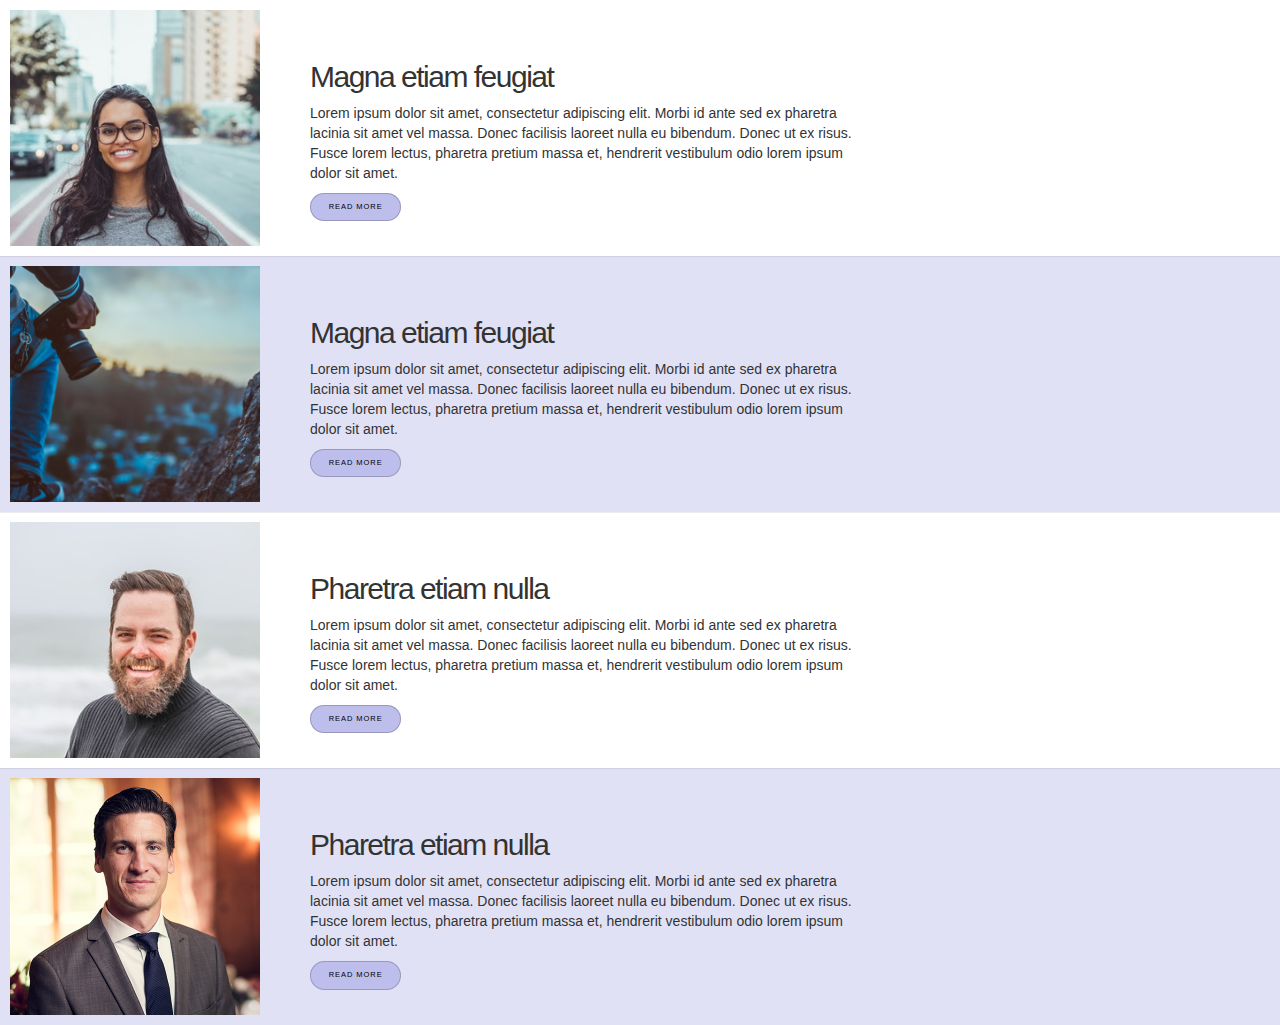
<file: story/index.html>
<!DOCTYPE HTML>
<!--
	Story by HTML5 UP
	html5up.net | @ajlkn
	Free for personal and commercial use under the CCA 3.0 license (html5up.net/license)
-->
<html>
	<head>
		<title>Profile</title>
		<meta charset="utf-8" />
		<meta name="viewport" content="width=device-width, initial-scale=1" />
		<link rel="stylesheet" href="assets/css/main.css" />
		 <link href="css/bootstrap.min.css" rel="stylesheet">
        
	</head>
	<body>

		<!-- Wrapper -->
			<div id="wrapper" class="divided">

				<!-- One -->
					<section class="spotlight style1 orient-right content-align-left image-position-center onscroll-image-fade-in" id="first" >
						<div class="content">
							<h2>Magna etiam feugiat</h2>
							<p>Lorem ipsum dolor sit amet, consectetur adipiscing elit. Morbi id ante sed ex pharetra lacinia sit amet vel massa. Donec facilisis laoreet nulla eu bibendum. Donec ut ex risus. Fusce lorem lectus, pharetra pretium massa et, hendrerit vestibulum odio lorem ipsum dolor sit amet.</p>
							<ul class="actions vertical">
								<li><a href="#" class="button" data-toggle="modal" data-target="#Modal-1">Read More</a></li>
							</ul>
						</div>
						<div class="image" >
							<img src="images/pexels-photo-1239291.jpeg" alt="" />
						</div>
					</section>

				<!-- Two -->
					<section class="spotlight style1 orient-right content-align-left image-position-center backg onscroll-image-fade-in" id="second" >
						<div class="content">
							<h2>Magna etiam feugiat</h2>
							<p>Lorem ipsum dolor sit amet, consectetur adipiscing elit. Morbi id ante sed ex pharetra lacinia sit amet vel massa. Donec facilisis laoreet nulla eu bibendum. Donec ut ex risus. Fusce lorem lectus, pharetra pretium massa et, hendrerit vestibulum odio lorem ipsum dolor sit amet.</p>
							<ul class="actions vertical">
								<li><a href="#" class="button" data-toggle="modal" data-target="#Modal-2">Read More</a></li>
							</ul>
						</div>
						<div class="image">
							<img src="images/pexels-photo-368893.jpeg" alt="" />
						</div>
					</section>

				<!-- Three -->
					<section class="spotlight style1 orient-right content-align-left image-position-center onscroll-image-fade-in" >
						<div class="content">
							<h2>Pharetra etiam nulla</h2>
							<p>Lorem ipsum dolor sit amet, consectetur adipiscing elit. Morbi id ante sed ex pharetra lacinia sit amet vel massa. Donec facilisis laoreet nulla eu bibendum. Donec ut ex risus. Fusce lorem lectus, pharetra pretium massa et, hendrerit vestibulum odio lorem ipsum dolor sit amet.</p>
							<ul class="actions vertical">
								<li><a href="#" class="button" data-toggle="modal" data-target="#Modal-3">Read More</a></li>
							</ul>
						</div>
						<div class="image">
							<img src="images/pexels-photo-736716.jpeg" alt="" />
						</div>
					</section>

				<!-- Four -->
					<section class="spotlight style1 orient-right content-align-left image-position-center backg onscroll-image-fade-in" >
						<div class="content">
							<h2>Pharetra etiam nulla</h2>
							<p>Lorem ipsum dolor sit amet, consectetur adipiscing elit. Morbi id ante sed ex pharetra lacinia sit amet vel massa. Donec facilisis laoreet nulla eu bibendum. Donec ut ex risus. Fusce lorem lectus, pharetra pretium massa et, hendrerit vestibulum odio lorem ipsum dolor sit amet.</p>
							<ul class="actions vertical">
								<li><a href="#" class="button" data-toggle="modal" data-target="#Modal-4">Read More</a></li>
							</ul>
						</div>
						<div class="image">
							<img src="images/Luzi-Seiler.jpg" alt="" />
						</div>
					</section>

				<div class="modal fade" id="Modal-1" tabindex="-1" role="dialog" aria-labelledby="Modal-label-1">
			<div class="modal-dialog" role="document">
				<div class="modal-content">
					<div class="modal-header">
						<button type="button" class="close" data-dismiss="modal" aria-label="Close"><span aria-hidden="true">&times;</span></button>
						<h4 class="modal-title" id="Modal-label-1">Dean & Letter</h4>
					</div>
					<div class="modal-body">
						<img src="images/pexels-photo-1239291.jpeg" alt="img01" class="img-responsive pic" />
						<p>
							<table style="width:100%">
									  <tr>
									    <th><b>Name</b></th>
									    <td>bcdsvfv</td>
									  </tr>
									  <tr>
									    <th><b>Designation</b></th>
									    <td>cbhfdbvfbvvb</td>
									  </tr>
									   <tr>
									    <th><b>About</b></th>
									    <td>cbhfdbvfbvvb</td>
									  </tr>
									   <tr>
									    <th><b>Contact</b></th>
									    <td>cbhfdbvfbvvb</td>
									  </tr>
									</table>
						</p>
					</div>
					<div class="modal-footer">
						<button type="button" class="btn btn-default" data-dismiss="modal">Close</button>
					</div>
				</div>
			</div>
		</div>

		<div class="modal fade" id="Modal-2" tabindex="-1" role="dialog" aria-labelledby="Modal-label-2">
			<div class="modal-dialog" role="document">
				<div class="modal-content">
					<div class="modal-header">
						<button type="button" class="close" data-dismiss="modal" aria-label="Close"><span aria-hidden="true">&times;</span></button>
						<h4 class="modal-title" id="Modal-label-2">Startup Framework</h4>
					</div>
					<div class="modal-body">
						<img src="images/pexels-photo-368893.jpeg" alt="img01" class="img-responsive pic" />
						
						<p><table style="width:100%">
									  <tr>
									    <th><b>Name</b></th>
									    <td>bcdsvfv</td>
									  </tr>
									  <tr>
									    <th><b>Designation</b></th>
									    <td>cbhfdbvfbvvb</td>
									  </tr>
									   <tr>
									    <th><b>About</b></th>
									    <td>cbhfdbvfbvvb</td>
									  </tr>
									   <tr>
									    <th><b>Contact</b></th>
									    <td>cbhfdbvfbvvb</td>
									  </tr>
									</table>
								</p>
					</div>
					<div class="modal-footer">
						<button type="button" class="btn btn-default" data-dismiss="modal">Close</button>
					</div>
				</div>
			</div>
		</div>

		<!-- Modal for portfolio item 3 -->
		<div class="modal fade" id="Modal-3" tabindex="-1" role="dialog" aria-labelledby="Modal-label-3">
			<div class="modal-dialog" role="document">
				<div class="modal-content">
					<div class="modal-header">
						<button type="button" class="close" data-dismiss="modal" aria-label="Close"><span aria-hidden="true">&times;</span></button>
						<h4 class="modal-title" id="Modal-label-3">Lamp & Velvet</h4>
					</div>
					<div class="modal-body">
						<img src="images/pexels-photo-736716.jpeg" alt="img01" class="img-responsive pic" />
						
						<p>
							<table style="width:100%">
									  <tr>
									    <th><b>Name</b></th>
									    <td>bcdsvfv</td>
									  </tr>
									  <tr>
									    <th><b>Designation</b></th>
									    <td>cbhfdbvfbvvb</td>
									  </tr>
									   <tr>
									    <th><b>About</b></th>
									    <td>cbhfdbvfbvvb</td>
									  </tr>
									   <tr>
									    <th><b>Contact</b></th>
									    <td>cbhfdbvfbvvb</td>
									  </tr>
									</table>
						</p>
					</div>
					<div class="modal-footer">
						<button type="button" class="btn btn-default" data-dismiss="modal">Close</button>
					</div>
				</div>
			</div>
		</div>

		<!-- Modal for portfolio item 4 -->
		<div class="modal fade" id="Modal-4" tabindex="-1" role="dialog" aria-labelledby="Modal-label-4">
			<div class="modal-dialog" role="document">
				<div class="modal-content">
					<div class="modal-header">
						<button type="button" class="close" data-dismiss="modal" aria-label="Close"><span aria-hidden="true">&times;</span></button>
						<h4 class="modal-title" id="Modal-label-4">Smart Name</h4>
					</div>
					<div class="modal-body">
						<img src="images/Luzi-Seiler.jpg" alt="img01" class="img-responsive pic" />
						
						<p><table style="width:100%">
									  <tr>
									    <th><b>Name</b></th>
									    <td>bcdsvfv</td>
									  </tr>
									  <tr>
									    <th><b>Designation</b></th>
									    <td>cbhfdbvfbvvb</td>
									  </tr>
									   <tr>
									    <th><b>About</b></th>
									    <td>cbhfdbvfbvvb</td>
									  </tr>
									   <tr>
									    <th><b>Contact</b></th>
									    <td>cbhfdbvfbvvb</td>
									  </tr>
									</table>
								</p>
					</div>
					<div class="modal-footer">
						<button type="button" class="btn btn-default" data-dismiss="modal">Close</button>
					</div>
				</div>
			</div>
		</div>
			<script src="https://ajax.googleapis.com/ajax/libs/jquery/1.11.3/jquery.min.js"></script>
			<script src="js/bootstrap.min.js"></script>
			

	</body>
</html>
</file>
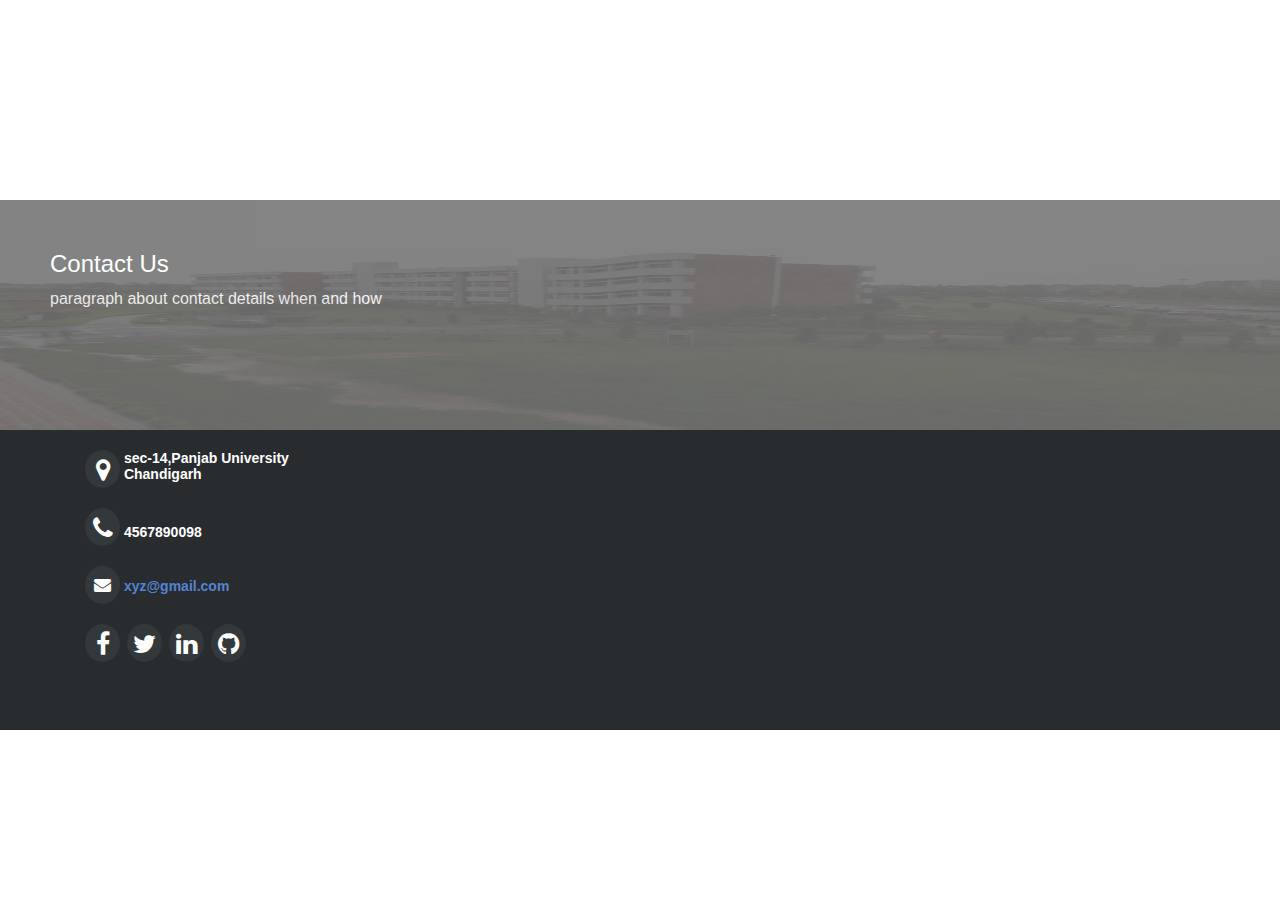
<file: pro2/footer1.html>
<!DOCTYPE html>
<html>
<head>

	<meta charset="utf-8">
	<meta name="viewport" content="width=device-width, initial-scale=1">
	<link rel="stylesheet" href="footer1.css">	
	<link rel="stylesheet" href="bootstrap.min.css">	
	<link rel="stylesheet" href="http://maxcdn.bootstrapcdn.com/font-awesome/4.2.0/css/font-awesome.min.css">
	<link href="http://fonts.googleapis.com/css?family=Cookie" rel="stylesheet" type="text/css">
</head>
	<body>
		<header class="content">
		</header>
		<!-- The content -->
		<div id="contact">
	<div class="text-block" > 
		<h4>Contact Us</h4>
		<p>paragraph about contact details when and how</p>
	</div>
   </div>
		<footer class="footer" class="bottom">
		<div class="container">
			<div class="footer-left" class="col-md-4">			
				<div>
					<i class="fa fa-map-marker"></i>
					<p>sec-14,Panjab University</br>Chandigarh</p>
				</div>
				<div>
					<i class="fa fa-phone"></i>
					<p>4567890098</p>
				</div>
				<div>
					<i class="fa fa-envelope"></i>
					<p><a href="mailto:support@company.com">xyz@gmail.com</a></p>
				</div> 
                 <div class="footer-icons">
					<a href="#"><i class="fa fa-facebook"></i></a>
					<a href="#"><i class="fa fa-twitter"></i></a>
					<a href="#"><i class="fa fa-linkedin"></i></a>
					<a href="#"><i class="fa fa-github"></i></a>
			</div>				
			</div>
			<div id="map-container" style="height:300px;" class="col-md-8">
			<iframe id="map-container" frameborder="0" 
                src="https://maps.google.com/maps?q=UIET%20sector%2025%20chandigarh&t=&z=13&ie=UTF8&iwloc=&output=embed" >
            </iframe>
			</div>
			</div>
	</footer>
	</body>
</html>
</file>
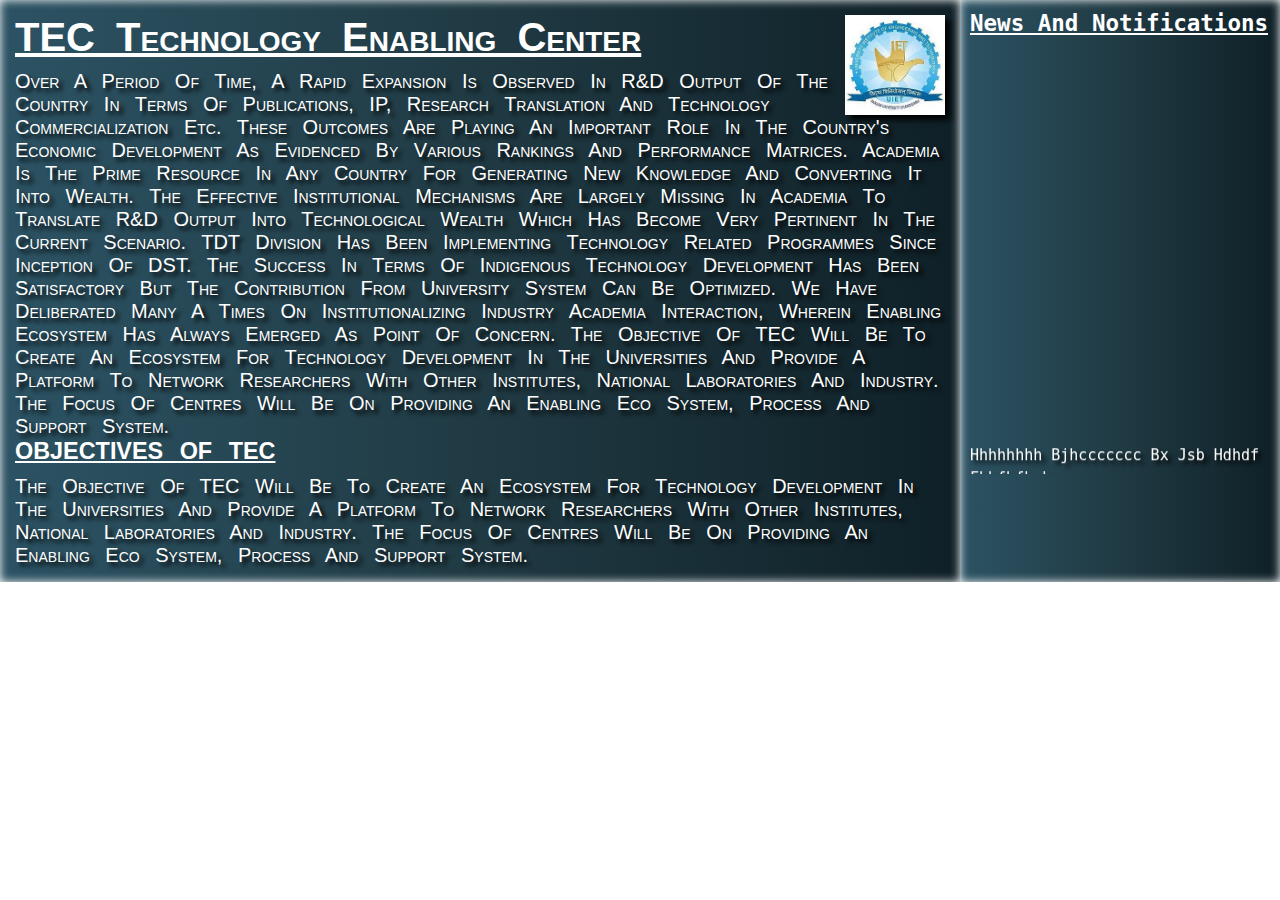
<file: rana/main page.html>
<!DOCTYPE html>
<html>
<head>
	<title>main</title>
	<style type="text/css">
	*{margin: 0;
		padding: 0;
		box-sizing: border-box;
	}
	.container{
		display:flex;
		width:100%;
		cursor: pointer;
		
	}
	h1,h3,h2{
		text-decoration: underline;
		padding-bottom: 10px;
		text-shadow: none;
	}
	.about{
			width: 75%;	
			padding:15px;
			box-shadow: inset 0 0 10px white;
			font-size: 20px;
			color:white;
			font-family: Verdana, sans-serif;
			text-shadow: 4px 4px 4px black;
			font-variant: small-caps;
			font-stretch: semi-expanded;
            word-spacing: 0.5em;
			text-transform: capitalize;
			background: #0F2027;
background: -webkit-linear-gradient(to right, #2C5364, #203A43, #0F2027);  
background: linear-gradient(to right, #2C5364, #203A43, #0F2027); 

		}
	
@-webkit-keyframes spin {
0% { -webkit-transform: rotate(0deg) translate(-60px) scale(0);}
100% { -webkit-transform: rotate(360deg) translate(0px) scale(1);}
}
		.logo img{
			float:right;
			width: 100px;
			height:100px;
	     animation-name:spin;
       animation-duration: 4s;
       animation-timing-function: ease-in-out;
       box-shadow: 5px 5px 6px black;
			}

		.anc{
			color:white;
			text-decoration: blink;
			line-height: 1.5em;
		}
		.anc:hover{
			color:lightgreen;
			text-decoration: underline;
		}
	.news{
			float:right;
			width:25%;
			padding:10px;
			font-size: 15px;
			color:white;
			font-family:DejaVu Sans Mono, monospace;
			text-transform: capitalize;
			overflow: hidden;
			text-shadow: 4px 4px 4px black;
			text-shadow: 4px 4px 4px black;
			box-shadow: inset 0 0 10px white;
background: #0F2027;  /* fallback for old browsers */
background: -webkit-linear-gradient(to right, #2C5364, #203A43, #0F2027);  /* Chrome 10-25, Safari 5.1-6 */
background: linear-gradient(to right, #2C5364, #203A43, #0F2027); /* W3C, IE 10+/ Edge, Firefox 16+, Chrome 26+, Opera 12+, Safari 7+ */

		}
</style>
</head>
<body>
	<div class="container">
		<!-- division contains the whole about tec and news & notifications of main page  -->
<div class="about">
	<!-- this division contains the 2/3 section of main page having about tec -->
<div class="logo">
<!-- this division contains the animated logo of tec floating right top in about division -->
	<img src="logo.jpg">
</div>
	<h1>TEC technology enabling center</h1>
	<p>
Over a period of time, a rapid expansion is observed in R&D output of the country in
terms of publications, IP, research translation and technology commercialization etc.
These outcomes are playing an important role in the country's economic
development as evidenced by various rankings and performance matrices.
Academia is the prime resource in any country for generating new knowledge and
converting it into wealth. The effective institutional mechanisms are largely missing in
academia to translate R&D output into technological wealth which has become very
pertinent in the current scenario.
TDT Division has been implementing Technology related programmes since
inception of DST. The success in terms of indigenous technology development has
been satisfactory but the contribution from University system can be optimized. We
have deliberated many a times on institutionalizing industry academia interaction,
wherein enabling ecosystem has always emerged as point of concern.
The objective of TEC will be to create an Ecosystem for Technology Development in
the Universities and provide a platform to network researchers with other institutes,
National laboratories and industry. The focus of Centres will be on providing an
enabling eco system, process and support system. </p>
<p>
	<h3>OBJECTIVES OF TEC</h3>
The objective of TEC will be to create an Ecosystem for Technology Development in
the Universities and provide a platform to network researchers with other institutes,
National laboratories and industry. The focus of Centres will be on providing an
enabling eco system, process and support system. 
</p>

</div>
<div class="news">
	<!-- this division contains the 1/3 of main page including a marquee of news and notifications -->
	<h2>news and notifications</h2>
	
	<marquee direction="up" scrollamount="4"  onMouseOver="this.stop()" onMouseOut="this.start()">

		<ul>
			<!-- all the anchors in li tags are assigned with a class named   ( anc  )   -->
	<li><a href="www.google.com" class="anc">hhhhhhhh bjhccccccc bx jsb hdhdf fhhfhfhsh</a></li>
	<li><a href="www.google.com" class="anc">hhhhhhhh bjhccccccc bx jsb </a></li>
	<li><a href="www.google.com" class="anc">hhhhhhhh bjhccccccc bx jsb </a></li>
	<li><a href="www.google.com" class="anc">hhhhhhhh bjhccccccc bx jsb </a></li>
	<li><a href="www.google.com" class="anc">hhhhhhhh bjhccccccc bx jsb </a></li>
	<li><a href="www.google.com" class="anc">hhhhhhhh bjhccccccc bx jsb </a></li>
	<li><a href="www.google.com" class="anc">hhhhhhhh bjhccccccc bx jsb </a></li>
	<li><a href="www.google.com" class="anc">hhhhhhhh bjhccccccc bx jsb </a></li>
	<li><a href="www.google.com" class="anc">hhhhhhhh bjhccccccc bx jsb </a></li>
	<li><a href="www.google.com" class="anc">hhhhhhhh bjhccccccc bx jsb </a></li>
	<li><a href="www.google.com" class="anc">hhhhhhhh bjhccccccc bx jsb </a></li>
	<li><a href="www.google.com" class="anc">hhhhhhhh bjhccccccc bx jsb </a></li>
	<li><a href="www.google.com" class="anc">hhhhhhhh bjhccccccc bx jsb </a></li>
	<li><a href="www.google.com" class="anc">hhhhhhhh bjhccccccc bx jsb </a></li>
	<li><a href="www.google.com" class="anc">hhhhhhhh bjhccccccc bx jsb </a></li>
	<li><a href="www.google.com" class="anc">hhhhhhhh bjhccccccc bx jsb </a></li>
	<li><a href="www.google.com" class="anc">hhhhhhhh bjhccccccc bx jsb </a></li>
	<li><a href="www.google.com" class="anc">hhhhhhhh bjhccccccc bx jsb </a></li>
	
	
		
		</ul>
	</marquee>
</div>
</div>
</body>
</html>
</file>
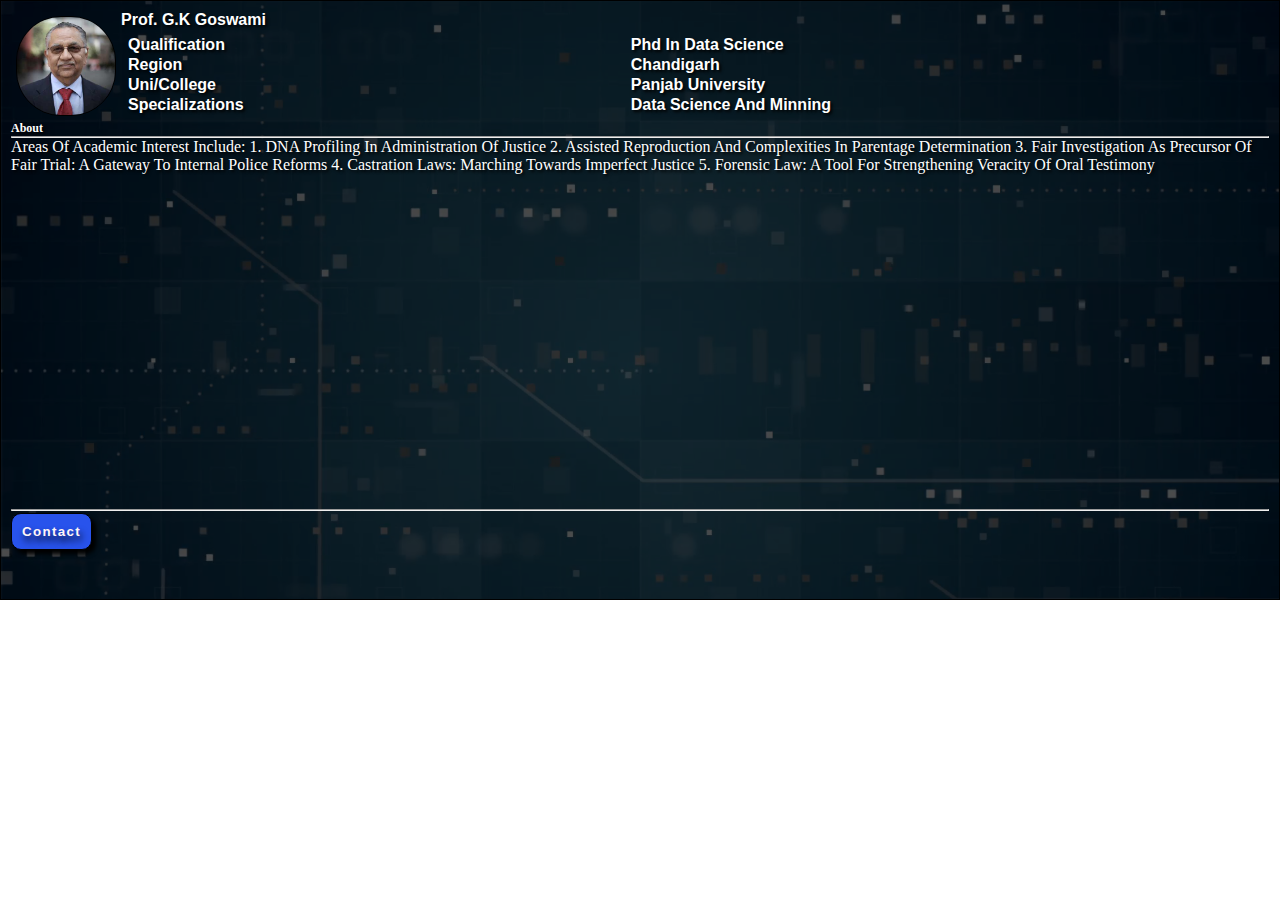
<file: rana/teacher.html>
<!DOCTYPE html>
<html>
<head>
	<title>teacher</title>
	<style type="text/css">
		*{
			padding: 0;
			margin: 0;
			box-sizing: border-box;
			text-transform: capitalize;
		}
		.cont{
			width:100%;
			border:1px solid black;
			
			background-image: url(teacher.png);
			background-size: cover;
			height:600px;
			margin:0;
			position: relative;
		}
		h1{
			    font-family: Roboto,Arial,sans-serif;
		}
		.image img{
			float:left;
			height: 100px;
			width:100px;
			margin:5px 5px 5px 5px;
			border:1px solid black;
			border-radius: 45px;
		}
		.text{
            color:white;
            background: rgba(0,0,0,0.7);
            height: 100%; 
            padding: 10px;
            font-size:0.5em;
            text-shadow: 2px 2px 3px black;

           
		}
		.text table{
			padding:5px;
		}
		 th, td{
			text-align: left;
		}
		#about{
			font-size: 2.0em;

		}
		.bottom{ width:100%;
			height:100px;
			 position: absolute;
			 padding: 10px;
			 display:block;
    bottom: 0;
    left: 0;
		}
		#contact{
			padding:10px;
			color:#fff6f6;
			background-color:#2853ec;
			border:1px solid #000000;
			border-radius: 10px;
			display: inline-block;
			box-shadow: 4px 4px 4px black;
			font-weight: bold;
			letter-spacing: 0.1em;
			margin-top: 2px;
			text-shadow: 2px 5px 7px  black;
		}
		#contact:hover{
           background-color: #fff6f6;
           color: #2853ec;
		}
		#conc{
			color: white;
			float: right;
			width:50%;
			text-align: right;
			visibility: hidden;
		}
		
	</style>
</head>

<body>
	<div class="cont">
		<!-- THIS DIVISION GIVE A BASIC INFRASTRUCTURE TO THE WHOLE SECTION WHICH CONTAIN INFORMATION ABOUT THE TEACHER AND OTHER CREDENTTIALS -->
		<div class="text">
			<!-- THIS DIVISION CONTAINS THE ORIGINAL INFO WHICH CONTAINS THE IMAGE , INFORMATION,CONTACT ABOUT ETC OF THE TEACHER -->
			<div class="image">
				<!-- THIS DIVISION CONTAINS THE ROUND PICTURE OF THE TEACHER -->
				<img src="teach.jpg"> 
            </div>
           <h1> prof. g.k goswami<h1>
          <table>
          	<!-- THIS TABLE CONATINS THE BASIC INFO IN TABULAR FORM IN THE WEBPAGE INLINE WITH THE ROUND PICTURE OF TEACHER -->
          	<tr>
          		<th width="20%">qualification</th>
          		<th width="20%">phd in data science</th>
          	</tr>
          	<tr>
          		<td>region</td>
          		<td>chandigarh</td>
          	</tr>
          	<tr>
          		<td>uni/college</td>
          		<td>panjab university</td>
          	</tr>
          	<tr>
          		<td>specializations</td>
          		<td>data science and minning</td>
          	</tr>
          </table>
          <h2>about</h2>
          <hr>
          <!-- THIS PARA CONTAINS THE ABOUT OF A TEACHER INCLUDED IN THE MIDDLE SECTION OF TEXT DIVISION -->
          <p id="about">Areas of academic Interest include: 1. DNA Profiling in administration of justice 2. Assisted Reproduction and complexities in parentage determination 3. Fair Investigation as precursor of fair trial: A gateway to internal police reforms 4. Castration Laws: Marching towards imperfect justice 5. Forensic law: A tool for strengthening veracity of oral testimony</p></div>
 <div class="bottom">  
 <hr> 
      <!--THE DIVISION CONTAINS THE LOWER SECTION OF TEACHER INFO WHICH INCLUDES THE CONTACT OF TEACHER ANIMATED WITH THE FUNCTION SHOWMASK()  -->
<button id="contact" onclick="showMask();"> contact</button>
<!-- THIS DIVIDION CONTAINS THE CONTACT BUTTON ONLY -->
<div id="conc">
<!-- THIS DIVISION CONTAINS THE MOBILE AND EMAIL FLOATED TO THE RIGHT BOTTOM OF TEACHER INFO SECTION -->
mobile no.:7973048336<br> email:axelakhil@gmail.com</div>
		</div>
	</div>


<!-- FUNCTION APPLIED ON THE BOTTOM DIVISION(CONTACT BUTTON) -->
<script type="text/javascript">
function showMask() {
    var node = document.getElementById('conc');
    if (node.style.visibility=='visible') {
        node.style.visibility = 'hidden';
    }
    else
        node.style.visibility = 'visible'
}
</script>
</body>
</html>
</file>
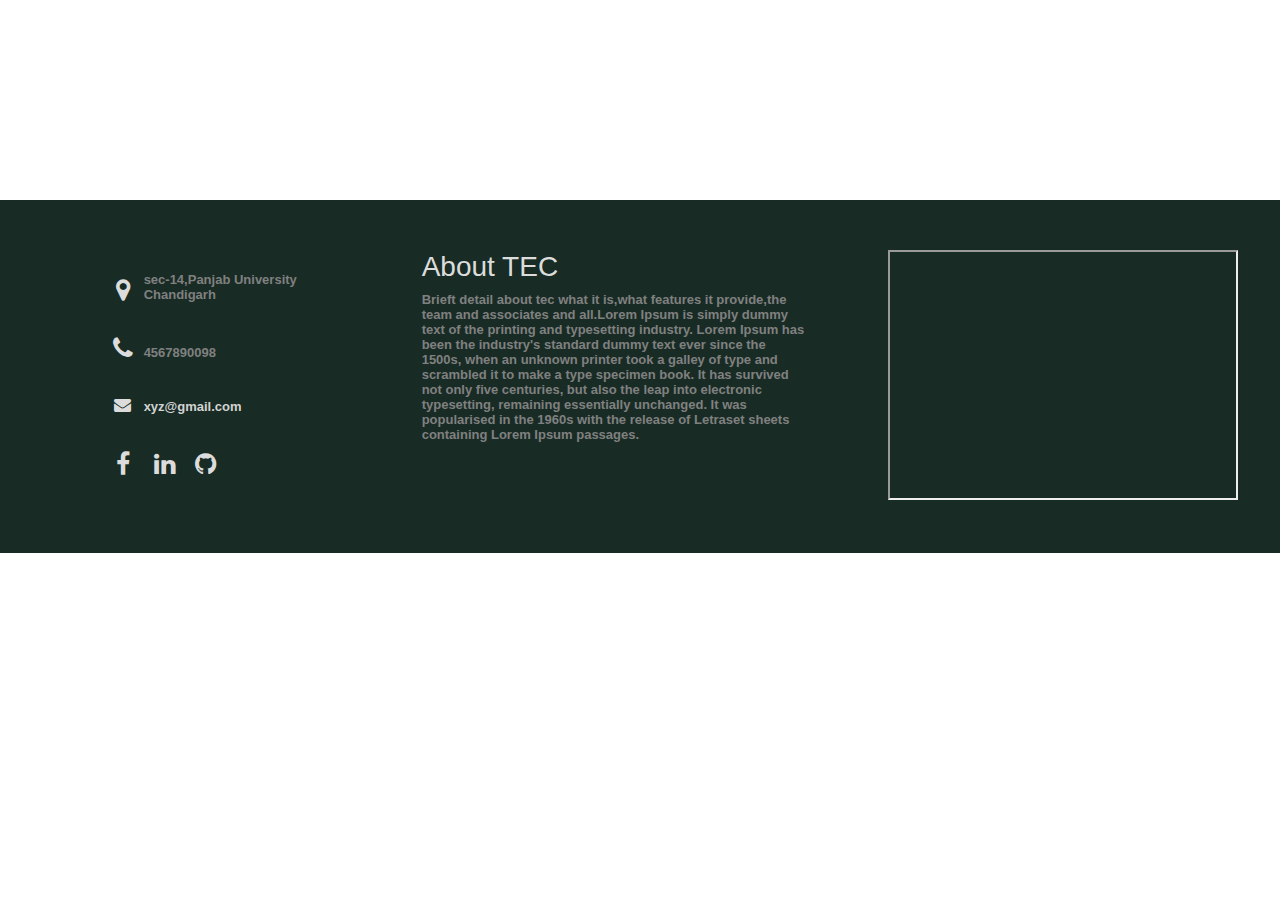
<file: startup/footer.html>
<!DOCTYPE html>
<html>
<head>
	<meta charset="utf-8">
	<meta name="viewport" content="width=device-width, initial-scale=1">
	<link rel="stylesheet" href="footer.css">	
	<link rel="stylesheet" href="bootstrap.min.css">	
	<link rel="stylesheet" href="http://maxcdn.bootstrapcdn.com/font-awesome/4.2.0/css/font-awesome.min.css">

</head>
	<body>
	<header class="content">
	<!-- The content -->
	</header>
	<footer class="bottom" id="footer">
	<div class="row">
        <div class="col-md-4 col-xs-4 col-sm-4 col-lg-4" id="left">
			<div>
					<i class="fa fa-map-marker"></i>
					<p>sec-14,Panjab University</br>Chandigarh</p>
				</div>
				<div>
					<i class="fa fa-phone"></i>
					<p>4567890098</p>
				</div>
				<div>
					<i class="fa fa-envelope"></i>
					<p><a href="mailto:support@company.com">xyz@gmail.com</a></p>
				</div> 
                 <div class="footer-icons">
					<a href="#"><i class="fa fa-facebook"></i></a>					
					<a href="#"><i class="fa fa-linkedin"></i></a>
					<a href="#"><i class="fa fa-github"></i></a>
			    </div>	
		</div>
		<div class="col-md-4 col-xs-4 col-sm-4 col-lg-4" id="center">
		<h3>About TEC</h3>
		<p>Brieft detail about tec what it is,what features it provide,the team and associates and all.Lorem Ipsum is simply dummy text of the printing and typesetting industry. Lorem Ipsum has been the industry's standard dummy text ever since the 1500s, when an unknown printer took a galley of type and scrambled it to make a type specimen book. It has survived not only five centuries, but also the leap into electronic typesetting, remaining essentially unchanged. It was popularised in the 1960s with the release of Letraset sheets containing Lorem Ipsum passages.</p>
		
		</div>
		<div class="col-md-4 col-xs-4 col-sm-4 col-lg-4" id="map" >
			<iframe id="map-container" frameborder="6"
                src="https://maps.google.com/maps?q=UIET%20sector%2025%20chandigarh&t=&z=13&ie=UTF8&iwloc=&output=embed" >
            </iframe>
		</div>
   </div>

	</footer>
</file>
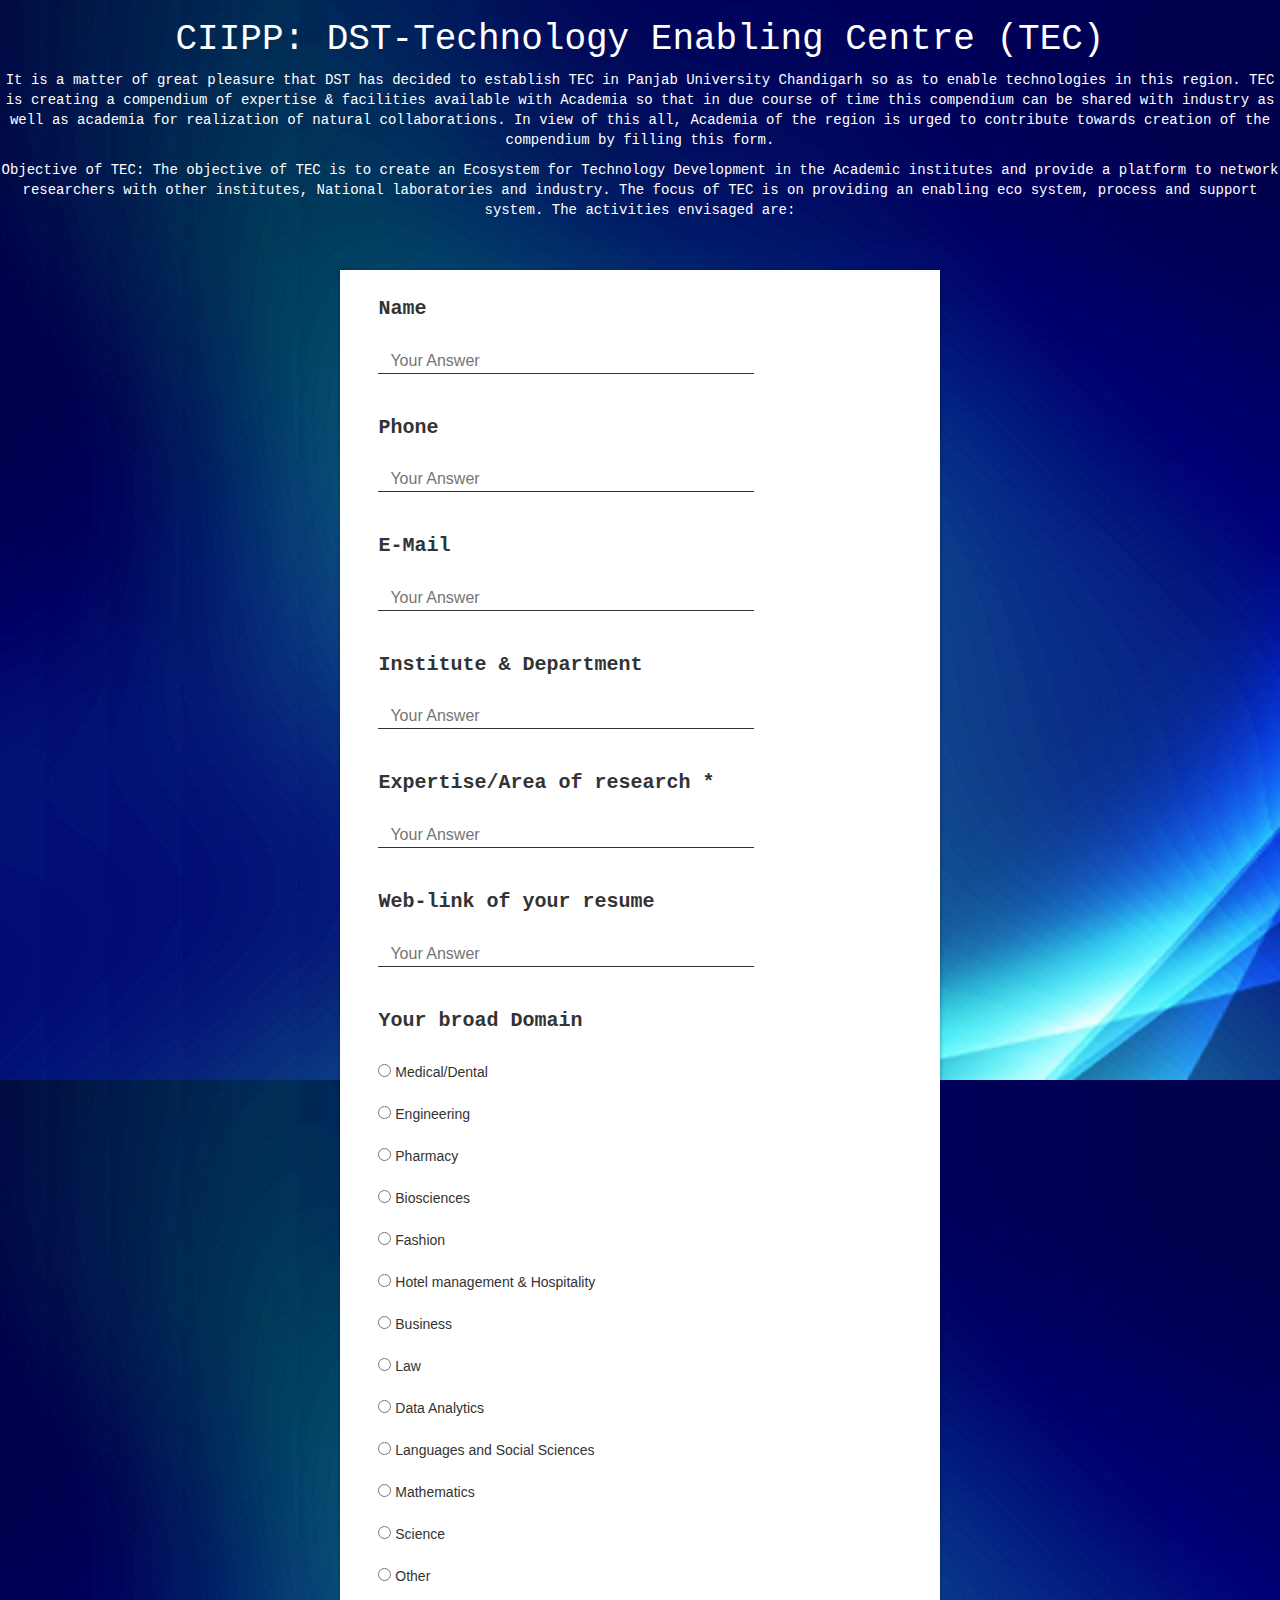
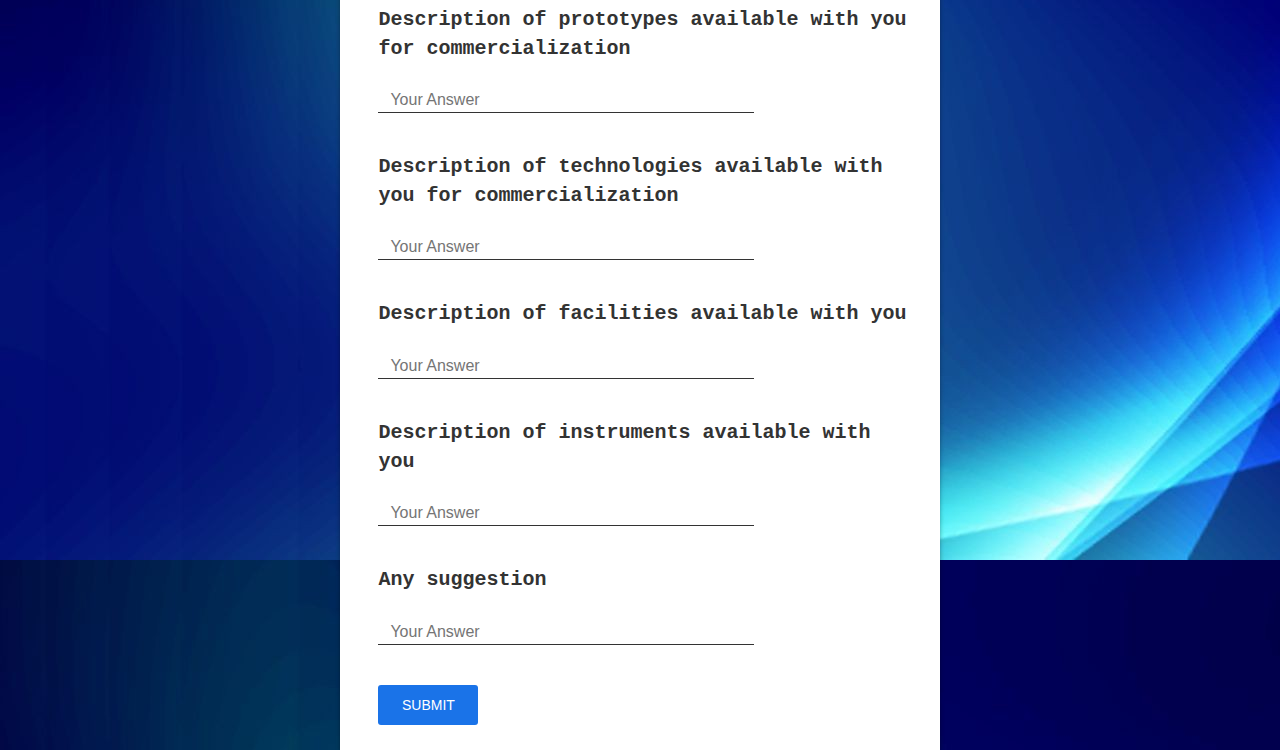
<file: tec/form.html>
<!DOCTYPE html>
<html>
<head>
	<title>New form</title>
	<link rel="stylesheet" type="text/css" href="css/index.css">
	<link rel="stylesheet" type="text/css" href="css/bootstrap.css">
	<meta name="viewport" content="width=device-width, initial-scale=1.0">
</head>
<body background="image.jpg">
<h1 style="color: white; font-family: Lucida Console, Courier, monospace; text-align: center;">CIIPP: DST-Technology Enabling Centre (TEC)</h1>
<p style="color: white;text-align: center;font-family: Lucida Console, Courier, monospace; ">It is a matter of great pleasure that DST has decided to establish TEC in Panjab University Chandigarh so as to enable technologies in this region. TEC is creating a compendium of expertise & facilities available with Academia so that in due course of time this compendium can be shared with industry as well as academia for realization of natural collaborations.
In view of this all, Academia of the region is urged to contribute towards creation of the compendium by filling this form.
</p>
<p style="color: white;text-align: center;font-family: Lucida Console, Courier, monospace; ">
Objective of TEC:
The objective of TEC is to create an Ecosystem for Technology Development in the Academic institutes and provide a platform to network researchers with other institutes, National laboratories and industry. The focus of TEC is on providing an enabling eco system, process and support system. 

The activities envisaged are:
<!--
<li style="color: white;font-family: Lucida Console, Courier, monospace; ">1. Mining of Technologies being developed at various Labs in Academic institutes</li>
<li style="color: white;font-family: Lucida Console, Courier, monospace; ">2. Assessment of technologies requirement of MSMEs in and around.</li>
<li style="color: white;font-family: Lucida Console, Courier, monospace; ">3. Evaluating maturity of the identified Technologies (Products/Process or both)
for further development.</li>
<li style="color: white;font-family: Lucida Console, Courier, monospace; ">4. To carry out the Market Study/Assessment of the Technologies for their
Market Potential.</li>
<li style="color: white;font-family: Lucida Console, Courier, monospace; ">5. To recommend the Pilot stage development & co-development of the 
 Technologies with established Institutions/Industries to make the Technology
as Market ready product to DST.</li>
<li style="color: white;font-family: Lucida Console, Courier, monospace; ">6. TEC will serve the Industry by preparing reports and assisting in Research
and Development in areas of dense Industry Clusters.</li>
<li style="color: white;font-family: Lucida Console, Courier, monospace; ">7. Networking with various Technology Development Institutions & Labs for
refining of the technologies.</li>
<li style="color: white;font-family: Lucida Console, Courier, monospace; ">8. Periodic Workshops/Seminars in Collaboration with Industries.</li>
<li style="color: white;font-family: Lucida Console, Courier, monospace; ">9. To bring out Information' updates on the Technologies available in different
areas.</li>
<li style="color: white;font-family: Lucida Console, Courier, monospace; ">10. To bring out TEC Newsletter & Bulletin on Quarterly basis.</li>--></p>
</p><br><br>
<center>
<div style="display: inline-block;text-align: left;padding: 2%;width: 600px;padding-left: 3%;background-color: white;box-shadow: 0 1px 4px 0 rgba(0,0,0,0.37);">
<form>
        <label for="fname" style="font-family: Lucida Console, Courier, monospace;font-size: 20px; ">Name</label><br><br>
        <input class="Name" type="text" id="fname" name="firstname" placeholder="Your Answer" style="border-bottom: 1px solid;width: 70%;padding: 12px;"><br><br>
        <label for="lname" style="font-family: Lucida Console, Courier, monospace;font-size: 20px; ">Phone</label><br><br>
        <input class="Name" type="text" id="mobile" name="lastname" placeholder="Your Answer" style="border-bottom: 1px solid;width: 70%;padding: 12px;"><br><br>
        <label for="lname" style="font-family: Lucida Console, Courier, monospace;font-size: 20px; ">E-Mail</label><br><br>
        <input class="Name" type="text" id="mail" name="email" placeholder="Your Answer" style="border-bottom: 1px solid;width: 70%;padding: 12px;"><br><br>
        <label for="lname" style="font-family: Lucida Console, Courier, monospace;font-size: 20px; ">Institute & Department</label><br><br>
        <input class="Name" type="text" id="mail" name="email" placeholder="Your Answer" style="border-bottom: 1px solid;width: 70%;padding: 12px;"><br><br>
        <label for="lname" style="font-family: Lucida Console, Courier, monospace;font-size: 20px; ">Expertise/Area of research *</label><br><br>
        <input class="Name" type="text" id="mail" name="email" placeholder="Your Answer" style="border-bottom: 1px solid;width: 70%;padding: 12px;"><br><br>
        <label for="lname" style="font-family: Lucida Console, Courier, monospace;font-size: 20px; ">Web-link of your resume </label><br><br>
        <input class="Name" type="text" id="mail" name="email" placeholder="Your Answer" style="border-bottom: 1px solid;width: 70%;padding: 12px;"><br><br>
        <label for="lname" style="font-family: Lucida Console, Courier, monospace;font-size: 20px; ">Your broad Domain </label><br><br>
          <input type="radio" name="domain" value="Medical/Dental" style="font-family: Lucida Console, Courier, monospace;font-size: 10px;"> Medical/Dental<br><br>
          <input type="radio" name="domain" value="Engineering" style="font-family: Lucida Console, Courier, monospace;font-size: 10px;"> Engineering<br><br>
          <input type="radio" name="domain" value="Pharmacy" style="font-family: Lucida Console, Courier, monospace;font-size: 10px;"> Pharmacy<br><br>
          <input type="radio" name="domain" value="Biosciences" style="font-family: Lucida Console, Courier, monospace;font-size: 10px;"> Biosciences<br><br>
          <input type="radio" name="domain" value="Fashion" style="font-family: Lucida Console, Courier, monospace;font-size: 10px;"> Fashion<br><br>
          <input type="radio" name="domain" value="Hotel management & Hospitality" style="font-family: Lucida Console, Courier, monospace;font-size: 10px;"> Hotel management & Hospitality<br><br>
          <input type="radio" name="domain" value="Business" style="font-family: Lucida Console, Courier, monospace;font-size: 10px;"> Business<br><br>
          <input type="radio" name="domain" value="Law" style="font-family: Lucida Console, Courier, monospace;font-size: 10px;"> Law<br><br>
          <input type="radio" name="domain" value="Data Analytics" style="font-family: Lucida Console, Courier, monospace;font-size: 10px;"> Data Analytics<br><br>
          <input type="radio" name="domain" value="Languages and Social Sciences" style="font-family: Lucida Console, Courier, monospace;font-size: 10px;"> Languages and Social Sciences<br><br>
          <input type="radio" name="domain" value="Mathematics" style="font-family: Lucida Console, Courier, monospace;font-size: 10px;"> Mathematics<br><br>
          <input type="radio" name="domain" value="Science" style="font-family: Lucida Console, Courier, monospace;font-size: 10px;"> Science<br><br>
          <input type="radio" name="domain" value="Other" style="font-family: Lucida Console, Courier, monospace;font-size: 10px;"> Other<br><br>

        <label for="lname" style="font-family: Lucida Console, Courier, monospace;font-size: 20px; ">Description of prototypes available with you for commercialization </label><br><br>
        <input class="Name" type="text" id="mail" name="email" placeholder="Your Answer" style="border-bottom: 1px solid;width: 70%;padding: 12px;"><br><br>
        <label for="lname" style="font-family: Lucida Console, Courier, monospace;font-size: 20px; ">Description of technologies available with you for commercialization </label><br><br>
        <input class="Name" type="text" id="mail" name="email" placeholder="Your Answer" style="border-bottom: 1px solid;width: 70%;padding: 12px;"><br><br>
        <label for="lname" style="font-family: Lucida Console, Courier, monospace;font-size: 20px; ">Description of facilities available with you  </label><br><br>
        <input class="Name" type="text" id="mail" name="email" placeholder="Your Answer" style="border-bottom: 1px solid;width: 70%;padding: 12px;"><br><br>
        <label for="lname" style="font-family: Lucida Console, Courier, monospace;font-size: 20px; ">Description of instruments available with you </label><br><br>
        <input class="Name" type="text" id="mail" name="email" placeholder="Your Answer" style="border-bottom: 1px solid;width: 70%;padding: 12px;"><br><br>
        <label for="lname" style="font-family: Lucida Console, Courier, monospace;font-size: 20px; ">Any suggestion </label><br><br>
        <input class="Name" type="text" id="mail" name="email" placeholder="Your Answer" style="border-bottom: 1px solid;width: 70%;padding: 12px;"><br><br>
        <button style="border: none;padding: 10px;border-radius: 3px;background-color: #1a73e8;color: white;width: 100px;">SUBMIT</button>
</div>
</center>
</body>
</html>
</file>
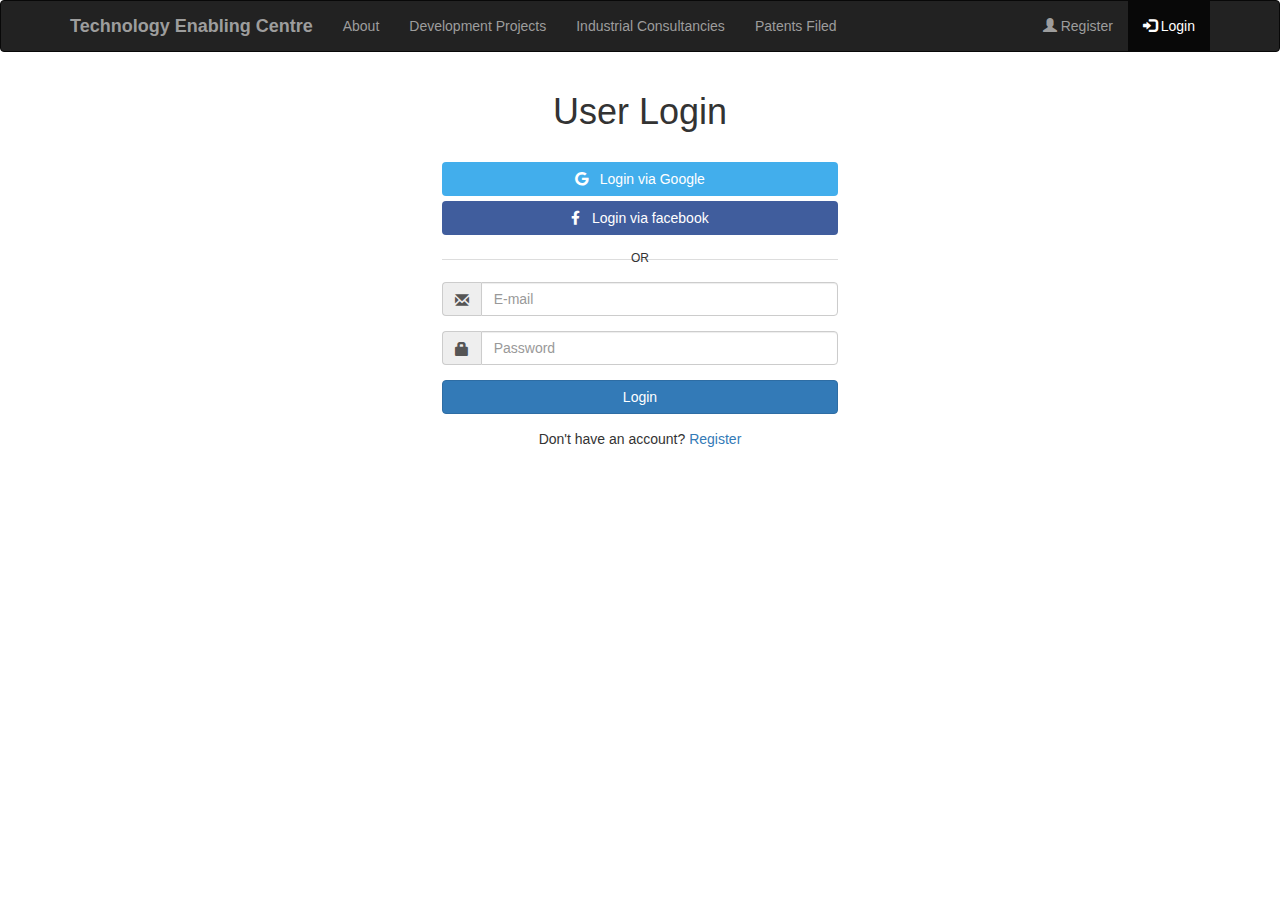
<file: tec/Login.html>
<html lang="en">
<head>
    <meta charset="utf-8">
    <meta name="robots" content="noindex, nofollow">

    <title>Register form:- TEC</title>
        <meta name="viewport" content="width=device-width, initial-scale=1">
    <link rel="stylesheet" href="https://maxcdn.bootstrapcdn.com/bootstrap/3.4.0/css/bootstrap.min.css">
    <style type="text/css">
    .divider-text {
    position: relative;
    text-align: center;
    margin-top: 15px;
    margin-bottom: 15px;
}
.divider-text span {
    padding: 7px;
    font-size: 12px;
    position: relative;   
    z-index: 2;
}
.divider-text:after {
    content: "";
    position: absolute;
    width: 100%;
    border-bottom: 1px solid #ddd;
    top: 55%;
    left: 0;
    z-index: 1;
}

.btn-facebook {
    background-color: #405D9D;
    color: #fff;
}
.btn-google {
    background-color: #42AEEC;
    color: #fff;
}   
.p {
align: right;
} </style>
    <script src="https://ajax.googleapis.com/ajax/libs/jquery/3.3.1/jquery.min.js"></script>
	<script src="https://maxcdn.bootstrapcdn.com/bootstrap/3.4.0/js/bootstrap.min.js"></script>
    <script type="text/javascript">
        window.alert = function(){};
        var defaultCSS = document.getElementById('bootstrap-css');
        function changeCSS(css){
            if(css) $('head > link').filter(':first').replaceWith('<link rel="stylesheet" href="'+ css +'" type="text/css" />'); 
            else $('head > link').filter(':first').replaceWith(defaultCSS); 
        }
        $( document ).ready(function() {
          var iframe_height = parseInt($('html').height()); 
          window.parent.postMessage( iframe_height, 'https://bootsnipp.com');
        });
    </script>
</head>
<body>
    <link rel="stylesheet" href="https://use.fontawesome.com/releases/v5.0.8/css/all.css">

<nav class="navbar navbar-inverse">
  <div class="container">
    <div class="navbar-header">
      <button type="button" class="navbar-toggle" data-toggle="collapse" data-target="#myNavbar">
        <span class="icon-bar"></span>
        <span class="icon-bar"></span>
        <span class="icon-bar" onclick="check(this.form)"></span> 
      </button>
      <a class="navbar-brand" href="#"><b>Technology Enabling Centre</b></a>
    </div>
    <div class="collapse navbar-collapse" id="myNavbar">
      <ul class="nav navbar-nav">
        <li><a href="E:/tec/tec.html">About</a></li>
        <li><a href="#">Development Projects</a></li>
        <li><a href="#">Industrial Consultancies</a></li> 
        <li><a href="#">Patents Filed</a></li> 
      </ul>
      <ul class="nav navbar-nav navbar-right">
        <li ><a href="E:/tec/register.html" ><span class="glyphicon glyphicon-user"  ></span> Register</a></li>
        <li class="active"><a href="#"><span class="glyphicon glyphicon-log-in"></span> Login</a></li>
      </ul>
    </div>
  </div>
</nav>

<div  class="container-fluid">
<div class="row">
			<div class="col-md-4 col-md-offset-0">
		    
		    </div>

	<div class="col-md-4">
		    
		  
<div class="card bg-light">
<article class="card-body mx-auto" style="max-width:400px;">
	<h1 class="card-title mt-3 text-center">User Login</h1><br>
	
	<p>
		<a href="" class="btn btn-block btn-Google"> <i class="fab fa-Google"></i> &nbsp; Login via Google</a>
		<a href="" class="btn btn-block btn-facebook"> <i class="fab fa-facebook-f"></i> &nbsp; Login via facebook</a>
	</p>
	<p class="divider-text">
        <span class="bg-light">OR</span>
    </p>
	<form >
  
<div class="form-group">
  <div class="inputGroupContainer">
  <div class="input-group">
  <span class="input-group-addon"><i class="glyphicon glyphicon-envelope"></i></span>
  <input  name="email" placeholder="E-mail" class="form-control"  type="email">
    </div>
  </div>
</div>
  
 
 <div class="form-group">
  <div class="inputGroupContainer">
  <div class="input-group">
  <span class="input-group-addon"><i class="glyphicon glyphicon-lock"></i></span>
  <input  name="password" placeholder="Password" class="form-control"  type="password">
    </div>
  </div>
</div>    
   
                                        
    <div class="form-group">
        <button type="submit" class="btn btn-primary btn-block">Login </button>
    </div> <!-- form-group// -->      
    <p class="text-center">Don't have an account? <a href="E:/tec/register.html">Register</a> </p>                                                                 
</form>
</article>
</div> <!-- card.// -->

</div> 


		</div>
</div>
	<script type="text/javascript">
		</script>


</body>
</html>
</file>
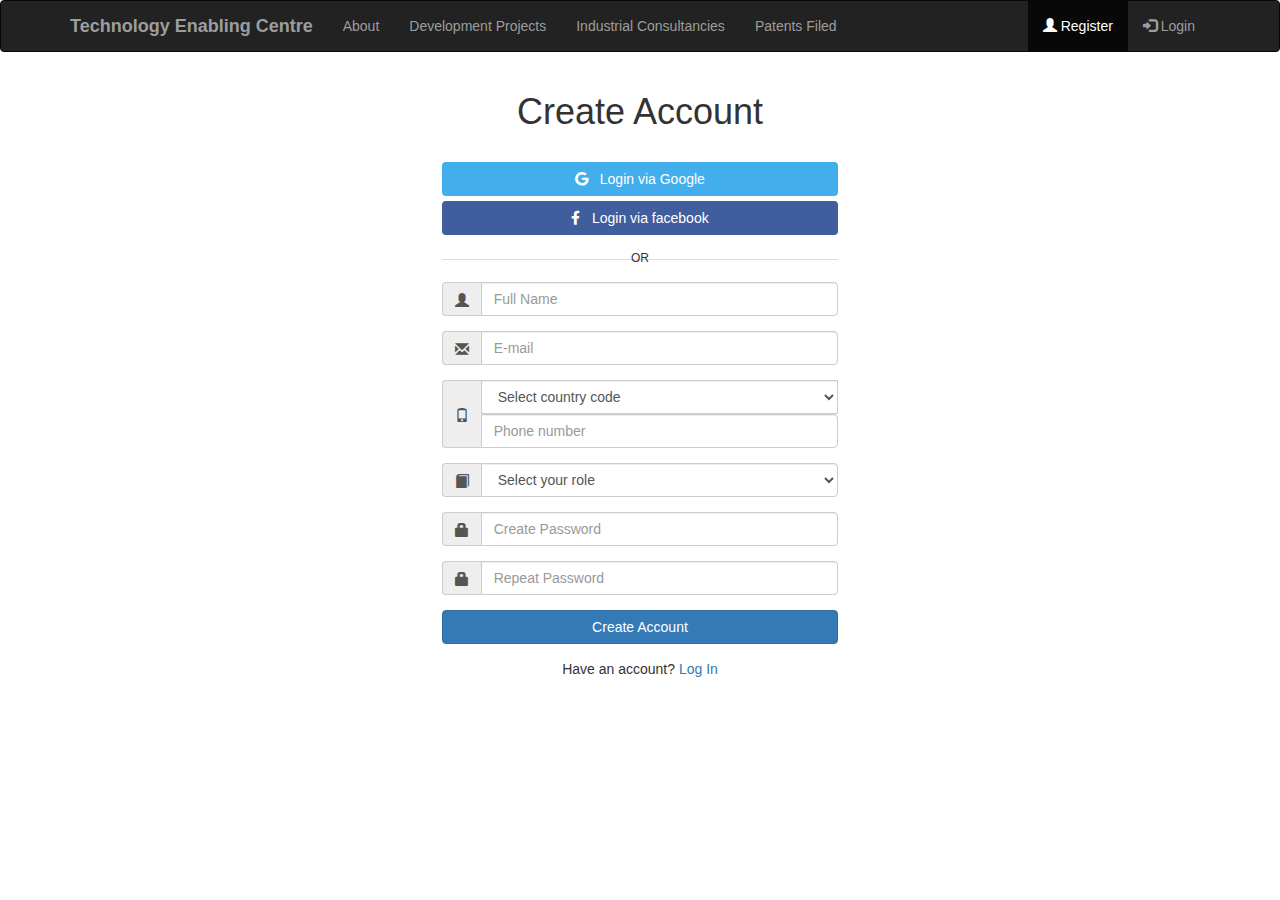
<file: tec/register.html>
<html lang="en">
<head>
    <meta charset="utf-8">
    <meta name="robots" content="noindex, nofollow">

    <title>Register form:- TEC</title>
        <meta name="viewport" content="width=device-width, initial-scale=1">
    <link rel="stylesheet" href="https://maxcdn.bootstrapcdn.com/bootstrap/3.4.0/css/bootstrap.min.css">
    <style type="text/css">
    .divider-text {
    position: relative;
    text-align: center;
    margin-top: 15px;
    margin-bottom: 15px;
}
.divider-text span {
    padding: 7px;
    font-size: 12px;
    position: relative;   
    z-index: 2;
}
.divider-text:after {
    content: "";
    position: absolute;
    width: 100%;
    border-bottom: 1px solid #ddd;
    top: 55%;
    left: 0;
    z-index: 1;
}

.btn-facebook {
    background-color: #405D9D;
    color: #fff;
}
.btn-google {
    background-color: #42AEEC;
    color: #fff;
}   
.p {
align: right;
} </style>
    <script src="https://ajax.googleapis.com/ajax/libs/jquery/3.3.1/jquery.min.js"></script>
	<script src="https://maxcdn.bootstrapcdn.com/bootstrap/3.4.0/js/bootstrap.min.js"></script>
    <script type="text/javascript">
        window.alert = function(){};
        var defaultCSS = document.getElementById('bootstrap-css');
        function changeCSS(css){
            if(css) $('head > link').filter(':first').replaceWith('<link rel="stylesheet" href="'+ css +'" type="text/css" />'); 
            else $('head > link').filter(':first').replaceWith(defaultCSS); 
        }
        $( document ).ready(function() {
          var iframe_height = parseInt($('html').height()); 
          window.parent.postMessage( iframe_height, 'https://bootsnipp.com');
        });
    </script>
</head>
<body>
    <link rel="stylesheet" href="https://use.fontawesome.com/releases/v5.0.8/css/all.css">

<nav class="navbar navbar-inverse">
  <div class="container">
    <div class="navbar-header">
      <button type="button" class="navbar-toggle" data-toggle="collapse" data-target="#myNavbar">
        <span class="icon-bar"></span>
        <span class="icon-bar"></span>
        <span class="icon-bar" onclick="check(this.form)"></span> 
      </button>
      <a class="navbar-brand" href="#"><b>Technology Enabling Centre</b></a>
    </div>
    <div class="collapse navbar-collapse" id="myNavbar">
      <ul class="nav navbar-nav">
        <li><a href="E:/tec/tec.html">About</a></li>
        <li><a href="#">Development Projects</a></li>
        <li><a href="#">Industrial Consultancies</a></li> 
        <li><a href="#">Patents Filed</a></li> 
      </ul>
      <ul class="nav navbar-nav navbar-right">
        <li class="active"><a href="#" ><span class="glyphicon glyphicon-user"  ></span> Register</a></li>
        <li><a href="E:/tec/login.html"><span class="glyphicon glyphicon-log-in"></span> Login</a></li>
      </ul>
    </div>
  </div>
</nav>

<div  class="container-fluid">
<div class="row">
			<div class="col-md-4 col-md-offset-0">
		    
		    </div>

	<div class="col-md-4">
		    
		  
<div class="card bg-light">
<article class="card-body mx-auto" style="max-width:400px;">
	<h1 class="card-title mt-3 text-center">Create Account</h1><br>
	
	<p>
		<a href="" class="btn btn-block btn-Google"> <i class="fab fa-Google"></i> &nbsp; Login via Google</a>
		<a href="" class="btn btn-block btn-facebook"> <i class="fab fa-facebook-f"></i> &nbsp; Login via facebook</a>
	</p>
	<p class="divider-text">
        <span class="bg-light">OR</span>
    </p>
	<form >
  <div class="form-group">
  <div class="inputGroupContainer">
  <div class="input-group">
  <span class="input-group-addon"><i class="glyphicon glyphicon-user"></i></span>
  <input  name="full_name" placeholder="Full Name" class="form-control"  type="text">
    </div>
  </div>
</div>
<div class="form-group">
  <div class="inputGroupContainer">
  <div class="input-group">
  <span class="input-group-addon"><i class="glyphicon glyphicon-envelope"></i></span>
  <input  name="email" placeholder="E-mail" class="form-control"  type="email">
    </div>
  </div>
</div>
  <div class="form-group">
  <div class="inputGroupContainer">
  <div class="input-group">
  <span class="input-group-addon"><i class="glyphicon glyphicon-phone"></i></span>
   <select class="form-control">
			<option selected=""> Select country code</option>
			<option>+91</option>
			<option>+1</option>
			<option>+45</option>
		</select>
    <input  name="number" placeholder="Phone number" class="form-control"  type="text">
	
    </div>
  </div>
</div>
  <div class="form-group">
  <div class="inputGroupContainer">
  <div class="input-group">
  <span class="input-group-addon"><i class="glyphicon glyphicon-book"></i></span>
  <select class="form-control">
			<option selected=""> Select your role</option>
			<option>Industrialist</option>
			<option>Faculty</option>
			<option>Student</option>
		</select>
     </div>
  </div>
</div>
 <div class="form-group">
  <div class="inputGroupContainer">
  <div class="input-group">
  <span class="input-group-addon"><i class="glyphicon glyphicon-lock"></i></span>
  <input  name="password" placeholder="Create Password" class="form-control"  type="password">
    </div>
  </div>
</div>    
    <div class="form-group">
  <div class="inputGroupContainer">
  <div class="input-group">
  <span class="input-group-addon"><i class="glyphicon glyphicon-lock"></i></span>
  <input  name="password" placeholder="Repeat Password" class="form-control"  type="password">
    </div>
  </div>
</div>   
                                        
    <div class="form-group">
        <button type="submit" class="btn btn-primary btn-block"> Create Account  </button>
    </div> <!-- form-group// -->      
    <p class="text-center">Have an account? <a href="E:/tec/login.html">Log In</a> </p>                                                                 
</form>
</article>
</div> <!-- card.// -->

</div> 


		</div>
</div>
	<script type="text/javascript">
		</script>


</body>
</html>
</file>
<file: pro2/footer1.css>
.footer{
	background-color: #292c2f;
	box-sizing: border-box;
	width: 100%;
	font: bold 14px sans-serif;	
    
}
.footer .footer-left
{
	display: inline-block;
}
#map-container
{
	float:right;
	height:100%;
	width:100%;
	padding-top:5px;
	padding-bottom:5px;

}
.footer .footer-left i{
	background-color:  #33383b;
	color: #ffffff;
	font-size: 25px;
	width: 35px;
	height: 38px;
	border-radius: 50%;
	text-align: center;
	line-height: 42px;
	margin-top:20px;
	
}

.footer .footer-left i.fa-envelope{
	font-size: 17px;
	line-height: 38px;
}

.footer .footer-left p{
	display: inline-block;
	color: #ffffff;
	margin:0;
}
.footer .footer-left p a{
	color:  #5383d3;
	text-decoration: none;;
}



.footer .footer-icons a{
	display: inline-block;
	width: 35px;
	height: 35px;
	cursor: pointer;
	font-size: 20px;
	color: #ffffff;
	text-align: center;
	line-height: 35px;
	margin-right: 3px;
	margin-bottom: 5px;
}
body{
    display: flex;
    display: -webkit-flex;
    flex-direction: column;
    -webkit-flex-direction: column;
    height: 100%;
}

.content{
   flex: 1 0 auto;
   -webkit-flex: 1 0 auto;
   min-height: 200px;
}
#contact
{   
    background: url(bg.jpg) #292c2f no-repeat ;
	opacity:0.6;
	position:relative;
	height:230px;
	width:100%;			
	background-size:100% 100%;
}
.text-block {
	opacity:0.8;
  background-color: black;
  color: white;
  height:100%;
  width:100%;
  padding-top:50px;
  padding-left:50px;
  padding-bottom:10px;
  padding-right:50px;
}

@media (max-width: 767px)
{
#map-container
{   
	width:275px;
}
.footer{	
	font: bold 10px sans-serif;	
	  
}
}

@media (max-width: 490px)
{
#map-container
{   
	width:180px;
	height:230px;
}
.footer{	
	font: bold 10px sans-serif;		  
}	
.footer .footer-left i{
	font-size: 15px;	
	width:28px;
	height: 32px;
}
.text-block {
  padding-left:10px;
 
}
}
</file>
<file: startup/footer.css>
body{
    display: flex;
    display: -webkit-flex;
    flex-direction: column;
    -webkit-flex-direction: column;
    height: 100%;
	
}
.content{
   flex: 1 0 auto;
   -webkit-flex: 1 0 auto;
   min-height: 200px;
}
#footer
{
	background-color:#182c25;
	width: 100%;
	font: bold 13px sans-serif;	
}
#left
{   
	padding:50px;
	padding-left:120px;	
}
#left i{
	background-color:#182c25;
	color: 	#DCDCDC;
	font-size: 25px;
	width: 35px;
	height: 38px;
	border-radius: 50%;
	text-align: center;
	line-height: 42px;
	margin-top:20px;
	
}
#left i.fa-envelope{
	font-size: 17px;
	line-height: 38px;
}

#left p{
	display: inline-block;
	color: #808080;
	margin:0;
}
#left p a{
	color:#D3D3D3;
	text-decoration: none;;
}
#left .footer-icons a{
	display: inline-block;
	width: 35px;
	height: 35px;
	cursor: pointer;
	font-size: 20px;
	color: #ffffff;
	text-align: center;
	line-height: 35px;
	margin-right: 3px;
	margin-bottom: 5px;
}
#center
{
	padding:50px;
	padding-left:0px;
	color:#808080;
	font-size: 13px;
}
#center h3
{
	color:#DCDCDC;
}
#map
{  
 padding:50px;
 padding-left:30px;
}
#map iframe
{
	height:250px;
	width:350px;
}	
	@media (max-width: 1149px)
{
#map iframe
{   
	width:275px;
}
}
	@media (max-width: 1055px)
{
#left
{   
	padding-left:80px;
}
}

	@media (max-width: 967px)
{
#map iframe
{   
	width:215px;
}
#footer{	
	font: bold 10px sans-serif;		  
}
#center
{
	font-size: 10px;
}
#center h3
{
	font-size: 15px;
}
#left
{   
	padding:50px;
	padding-left:90px;	
}
#left i{
	font-size: 15px;	
	width:28px;
	height: 30px;
}
}
	@media (max-width: 875px)
{
#left
{   
	padding-right:30px;
}
#center
{
	padding-right:20px;
}

}
	@media (max-width: 775px)
{
#left
{   
	padding-right:0px;
	padding-left:50px;
}
#center
{
	padding-right:20px;
}

}
	@media (max-width: 755px)
{
#left
{   
	padding-right:-10px;
	padding-left:50px;
}
#center
{
	padding-left:0px;
}
#map 
{
	padding-left:0px;
}

}
	@media (max-width: 667px)
{
#map iframe
{   
	width:185px;
}
#footer{	
	font: bold 10px sans-serif;		  
}
#center
{
	font-size: 10px;
}
#center h3
{
	font-size: 13px;
}
#left
{   
	
	padding-left:20px;	
}
#left i{
	font-size: 10px;	
	width:22px;
	height: 25px;
}
}
	@media (max-width: 575px)
{
#left
{   font-size: 12px;
	text-align:center;
	padding:50px;
}
#center
{	
	font-size: 12px;
	text-align:center;
	padding:50px;
}
#map 
{
	text-align:center;
	padding:50px;
}
#map iframe
{   
	width:285px;
}

}
</file>
<file: tec/css/index.css>
.column{
	width: 800px;
	text-align: right;

}
.Name{
flex-grow: 1;

flex-shrink: 1;

background-color: transparent;

border: none;

display: block;

font: 400 16px Roboto,RobotoDraft,Helvetica,Arial,sans-serif;

line-height: normal;

height: 24px;

line-height: 24px;

margin: 0;

min-width: 0%;

outline: none;

padding: 0;

z-index: 0;
}
body{
	font-family: Roboto,RobotoDraft,Helvetica,Arial,sans-serif;
}
</file>
<file: story/assets/css/main.css>
@import url(font-awesome.min.css);
@import url("https://fonts.googleapis.com/css?family=Source+Sans+Pro:300,300i,400,400i");

/*
	Story by HTML5 UP
	html5up.net | @ajlkn
	Free for personal and commercial use under the CCA 3.0 license (html5up.net/license)
*/

/* Reset */

	html, body, div, span, applet, object, iframe, h1, h2, h3, h4, h5, h6, p, blockquote, pre, a, abbr, acronym, address, big, cite, code, del, dfn, em, img, ins, kbd, q, s, samp, small, strike, strong, sub, sup, tt, var, b, u, i, center, dl, dt, dd, ol, ul, li, fieldset, form, label, legend, table, caption, tbody, tfoot, thead, tr, th, td, article, aside, canvas, details, embed, figure, figcaption, footer, header, hgroup, menu, nav, output, ruby, section, summary, time, mark, audio, video {
		margin: 0;
		padding: 0;
		border: 0;
		font-size: 100%;
		font: inherit;
		vertical-align: baseline;
	}

	article, aside, details, figcaption, figure, footer, header, hgroup, menu, nav, section {
		display: block;
	}

	body {
		line-height: 1;
	}

	ol, ul {
		list-style: none;
	}

	blockquote, q {
		quotes: none;
	}

	blockquote:before, blockquote:after, q:before, q:after {
		content: '';
		content: none;
	}

	table {
		border-collapse: collapse;
		border-spacing: 0;
	}

	body {
		-webkit-text-size-adjust: none;
	}

/* Box Model */

	*, *:before, *:after {
		-moz-box-sizing: border-box;
		-webkit-box-sizing: border-box;
		box-sizing: border-box;
	}

/* Grid */

	.row {
		border-bottom: solid 1px transparent;
		-moz-box-sizing: border-box;
		-webkit-box-sizing: border-box;
		box-sizing: border-box;
	}

	.row > * {
		float: left;
		-moz-box-sizing: border-box;
		-webkit-box-sizing: border-box;
		box-sizing: border-box;
	}

	.row:after, .row:before {
		content: '';
		display: block;
		clear: both;
		height: 0;
	}

	.row.uniform > * > :first-child {
		margin-top: 0;
	}

	.row.uniform > * > :last-child {
		margin-bottom: 0;
	}

	.row.\30 \25 > * {
		padding: 0 0 0 0rem;
	}

	.row.\30 \25 {
		margin: 0 0 -1px 0rem;
	}

	.row.uniform.\30 \25 > * {
		padding: 0rem 0 0 0rem;
	}

	.row.uniform.\30 \25 {
		margin: 0rem 0 -1px 0rem;
	}

	.row > * {
		padding: 0 0 0 2rem;
	}

	.row {
		margin: 0 0 -1px -2rem;
	}

	.row.uniform > * {
		padding: 2rem 0 0 2rem;
	}

	.row.uniform {
		margin: -2rem 0 -1px -2rem;
	}

	.row.\32 00\25 > * {
		padding: 0 0 0 4rem;
	}

	.row.\32 00\25 {
		margin: 0 0 -1px -4rem;
	}

	.row.uniform.\32 00\25 > * {
		padding: 4rem 0 0 4rem;
	}

	.row.uniform.\32 00\25 {
		margin: -4rem 0 -1px -4rem;
	}

	.row.\31 50\25 > * {
		padding: 0 0 0 3rem;
	}

	.row.\31 50\25 {
		margin: 0 0 -1px -3rem;
	}

	.row.uniform.\31 50\25 > * {
		padding: 3rem 0 0 3rem;
	}

	.row.uniform.\31 50\25 {
		margin: -3rem 0 -1px -3rem;
	}

	.row.\35 0\25 > * {
		padding: 0 0 0 1rem;
	}

	.row.\35 0\25 {
		margin: 0 0 -1px -1rem;
	}

	.row.uniform.\35 0\25 > * {
		padding: 1rem 0 0 1rem;
	}

	.row.uniform.\35 0\25 {
		margin: -1rem 0 -1px -1rem;
	}

	.row.\32 5\25 > * {
		padding: 0 0 0 0.5rem;
	}

	.row.\32 5\25 {
		margin: 0 0 -1px -0.5rem;
	}

	.row.uniform.\32 5\25 > * {
		padding: 0.5rem 0 0 0.5rem;
	}

	.row.uniform.\32 5\25 {
		margin: -0.5rem 0 -1px -0.5rem;
	}

	.\31 2u, .\31 2u\24 {
		width: 100%;
		clear: none;
		margin-left: 0;
	}

	.\31 1u, .\31 1u\24 {
		width: 91.6666666667%;
		clear: none;
		margin-left: 0;
	}

	.\31 0u, .\31 0u\24 {
		width: 83.3333333333%;
		clear: none;
		margin-left: 0;
	}

	.\39 u, .\39 u\24 {
		width: 75%;
		clear: none;
		margin-left: 0;
	}

	.\38 u, .\38 u\24 {
		width: 66.6666666667%;
		clear: none;
		margin-left: 0;
	}

	.\37 u, .\37 u\24 {
		width: 58.3333333333%;
		clear: none;
		margin-left: 0;
	}

	.\36 u, .\36 u\24 {
		width: 50%;
		clear: none;
		margin-left: 0;
	}

	.\35 u, .\35 u\24 {
		width: 41.6666666667%;
		clear: none;
		margin-left: 0;
	}

	.\34 u, .\34 u\24 {
		width: 33.3333333333%;
		clear: none;
		margin-left: 0;
	}

	.\33 u, .\33 u\24 {
		width: 25%;
		clear: none;
		margin-left: 0;
	}

	.\32 u, .\32 u\24 {
		width: 16.6666666667%;
		clear: none;
		margin-left: 0;
	}

	.\31 u, .\31 u\24 {
		width: 8.3333333333%;
		clear: none;
		margin-left: 0;
	}

	.\31 2u\24 + *,
	.\31 1u\24 + *,
	.\31 0u\24 + *,
	.\39 u\24 + *,
	.\38 u\24 + *,
	.\37 u\24 + *,
	.\36 u\24 + *,
	.\35 u\24 + *,
	.\34 u\24 + *,
	.\33 u\24 + *,
	.\32 u\24 + *,
	.\31 u\24 + * {
		clear: left;
	}

	.\-11u {
		margin-left: 91.66667%;
	}

	.\-10u {
		margin-left: 83.33333%;
	}

	.\-9u {
		margin-left: 75%;
	}

	.\-8u {
		margin-left: 66.66667%;
	}

	.\-7u {
		margin-left: 58.33333%;
	}

	.\-6u {
		margin-left: 50%;
	}

	.\-5u {
		margin-left: 41.66667%;
	}

	.\-4u {
		margin-left: 33.33333%;
	}

	.\-3u {
		margin-left: 25%;
	}

	.\-2u {
		margin-left: 16.66667%;
	}

	.\-1u {
		margin-left: 8.33333%;
	}

	@media screen and (max-width: 1680px) {

		.row > * {
			padding: 0 0 0 2rem;
		}

		.row {
			margin: 0 0 -1px -2rem;
		}

		.row.uniform > * {
			padding: 2rem 0 0 2rem;
		}

		.row.uniform {
			margin: -2rem 0 -1px -2rem;
		}

		.row.\32 00\25 > * {
			padding: 0 0 0 4rem;
		}

		.row.\32 00\25 {
			margin: 0 0 -1px -4rem;
		}

		.row.uniform.\32 00\25 > * {
			padding: 4rem 0 0 4rem;
		}

		.row.uniform.\32 00\25 {
			margin: -4rem 0 -1px -4rem;
		}

		.row.\31 50\25 > * {
			padding: 0 0 0 3rem;
		}

		.row.\31 50\25 {
			margin: 0 0 -1px -3rem;
		}

		.row.uniform.\31 50\25 > * {
			padding: 3rem 0 0 3rem;
		}

		.row.uniform.\31 50\25 {
			margin: -3rem 0 -1px -3rem;
		}

		.row.\35 0\25 > * {
			padding: 0 0 0 1rem;
		}

		.row.\35 0\25 {
			margin: 0 0 -1px -1rem;
		}

		.row.uniform.\35 0\25 > * {
			padding: 1rem 0 0 1rem;
		}

		.row.uniform.\35 0\25 {
			margin: -1rem 0 -1px -1rem;
		}

		.row.\32 5\25 > * {
			padding: 0 0 0 0.5rem;
		}

		.row.\32 5\25 {
			margin: 0 0 -1px -0.5rem;
		}

		.row.uniform.\32 5\25 > * {
			padding: 0.5rem 0 0 0.5rem;
		}

		.row.uniform.\32 5\25 {
			margin: -0.5rem 0 -1px -0.5rem;
		}

		.\31 2u\28xlarge\29, .\31 2u\24\28xlarge\29 {
			width: 100%;
			clear: none;
			margin-left: 0;
		}

		.\31 1u\28xlarge\29, .\31 1u\24\28xlarge\29 {
			width: 91.6666666667%;
			clear: none;
			margin-left: 0;
		}

		.\31 0u\28xlarge\29, .\31 0u\24\28xlarge\29 {
			width: 83.3333333333%;
			clear: none;
			margin-left: 0;
		}

		.\39 u\28xlarge\29, .\39 u\24\28xlarge\29 {
			width: 75%;
			clear: none;
			margin-left: 0;
		}

		.\38 u\28xlarge\29, .\38 u\24\28xlarge\29 {
			width: 66.6666666667%;
			clear: none;
			margin-left: 0;
		}

		.\37 u\28xlarge\29, .\37 u\24\28xlarge\29 {
			width: 58.3333333333%;
			clear: none;
			margin-left: 0;
		}

		.\36 u\28xlarge\29, .\36 u\24\28xlarge\29 {
			width: 50%;
			clear: none;
			margin-left: 0;
		}

		.\35 u\28xlarge\29, .\35 u\24\28xlarge\29 {
			width: 41.6666666667%;
			clear: none;
			margin-left: 0;
		}

		.\34 u\28xlarge\29, .\34 u\24\28xlarge\29 {
			width: 33.3333333333%;
			clear: none;
			margin-left: 0;
		}

		.\33 u\28xlarge\29, .\33 u\24\28xlarge\29 {
			width: 25%;
			clear: none;
			margin-left: 0;
		}

		.\32 u\28xlarge\29, .\32 u\24\28xlarge\29 {
			width: 16.6666666667%;
			clear: none;
			margin-left: 0;
		}

		.\31 u\28xlarge\29, .\31 u\24\28xlarge\29 {
			width: 8.3333333333%;
			clear: none;
			margin-left: 0;
		}

		.\31 2u\24\28xlarge\29 + *,
		.\31 1u\24\28xlarge\29 + *,
		.\31 0u\24\28xlarge\29 + *,
		.\39 u\24\28xlarge\29 + *,
		.\38 u\24\28xlarge\29 + *,
		.\37 u\24\28xlarge\29 + *,
		.\36 u\24\28xlarge\29 + *,
		.\35 u\24\28xlarge\29 + *,
		.\34 u\24\28xlarge\29 + *,
		.\33 u\24\28xlarge\29 + *,
		.\32 u\24\28xlarge\29 + *,
		.\31 u\24\28xlarge\29 + * {
			clear: left;
		}

		.\-11u\28xlarge\29 {
			margin-left: 91.66667%;
		}

		.\-10u\28xlarge\29 {
			margin-left: 83.33333%;
		}

		.\-9u\28xlarge\29 {
			margin-left: 75%;
		}

		.\-8u\28xlarge\29 {
			margin-left: 66.66667%;
		}

		.\-7u\28xlarge\29 {
			margin-left: 58.33333%;
		}

		.\-6u\28xlarge\29 {
			margin-left: 50%;
		}

		.\-5u\28xlarge\29 {
			margin-left: 41.66667%;
		}

		.\-4u\28xlarge\29 {
			margin-left: 33.33333%;
		}

		.\-3u\28xlarge\29 {
			margin-left: 25%;
		}

		.\-2u\28xlarge\29 {
			margin-left: 16.66667%;
		}

		.\-1u\28xlarge\29 {
			margin-left: 8.33333%;
		}

	}

	@media screen and (max-width: 1280px) {

		.row > * {
			padding: 0 0 0 2rem;
		}

		.row {
			margin: 0 0 -1px -2rem;
		}

		.row.uniform > * {
			padding: 2rem 0 0 2rem;
		}

		.row.uniform {
			margin: -2rem 0 -1px -2rem;
		}

		.row.\32 00\25 > * {
			padding: 0 0 0 4rem;
		}

		.row.\32 00\25 {
			margin: 0 0 -1px -4rem;
		}

		.row.uniform.\32 00\25 > * {
			padding: 4rem 0 0 4rem;
		}

		.row.uniform.\32 00\25 {
			margin: -4rem 0 -1px -4rem;
		}

		.row.\31 50\25 > * {
			padding: 0 0 0 3rem;
		}

		.row.\31 50\25 {
			margin: 0 0 -1px -3rem;
		}

		.row.uniform.\31 50\25 > * {
			padding: 3rem 0 0 3rem;
		}

		.row.uniform.\31 50\25 {
			margin: -3rem 0 -1px -3rem;
		}

		.row.\35 0\25 > * {
			padding: 0 0 0 1rem;
		}

		.row.\35 0\25 {
			margin: 0 0 -1px -1rem;
		}

		.row.uniform.\35 0\25 > * {
			padding: 1rem 0 0 1rem;
		}

		.row.uniform.\35 0\25 {
			margin: -1rem 0 -1px -1rem;
		}

		.row.\32 5\25 > * {
			padding: 0 0 0 0.5rem;
		}

		.row.\32 5\25 {
			margin: 0 0 -1px -0.5rem;
		}

		.row.uniform.\32 5\25 > * {
			padding: 0.5rem 0 0 0.5rem;
		}

		.row.uniform.\32 5\25 {
			margin: -0.5rem 0 -1px -0.5rem;
		}

		.\31 2u\28large\29, .\31 2u\24\28large\29 {
			width: 100%;
			clear: none;
			margin-left: 0;
		}

		.\31 1u\28large\29, .\31 1u\24\28large\29 {
			width: 91.6666666667%;
			clear: none;
			margin-left: 0;
		}

		.\31 0u\28large\29, .\31 0u\24\28large\29 {
			width: 83.3333333333%;
			clear: none;
			margin-left: 0;
		}

		.\39 u\28large\29, .\39 u\24\28large\29 {
			width: 75%;
			clear: none;
			margin-left: 0;
		}

		.\38 u\28large\29, .\38 u\24\28large\29 {
			width: 66.6666666667%;
			clear: none;
			margin-left: 0;
		}

		.\37 u\28large\29, .\37 u\24\28large\29 {
			width: 58.3333333333%;
			clear: none;
			margin-left: 0;
		}

		.\36 u\28large\29, .\36 u\24\28large\29 {
			width: 50%;
			clear: none;
			margin-left: 0;
		}

		.\35 u\28large\29, .\35 u\24\28large\29 {
			width: 41.6666666667%;
			clear: none;
			margin-left: 0;
		}

		.\34 u\28large\29, .\34 u\24\28large\29 {
			width: 33.3333333333%;
			clear: none;
			margin-left: 0;
		}

		.\33 u\28large\29, .\33 u\24\28large\29 {
			width: 25%;
			clear: none;
			margin-left: 0;
		}

		.\32 u\28large\29, .\32 u\24\28large\29 {
			width: 16.6666666667%;
			clear: none;
			margin-left: 0;
		}

		.\31 u\28large\29, .\31 u\24\28large\29 {
			width: 8.3333333333%;
			clear: none;
			margin-left: 0;
		}

		.\31 2u\24\28large\29 + *,
		.\31 1u\24\28large\29 + *,
		.\31 0u\24\28large\29 + *,
		.\39 u\24\28large\29 + *,
		.\38 u\24\28large\29 + *,
		.\37 u\24\28large\29 + *,
		.\36 u\24\28large\29 + *,
		.\35 u\24\28large\29 + *,
		.\34 u\24\28large\29 + *,
		.\33 u\24\28large\29 + *,
		.\32 u\24\28large\29 + *,
		.\31 u\24\28large\29 + * {
			clear: left;
		}

		.\-11u\28large\29 {
			margin-left: 91.66667%;
		}

		.\-10u\28large\29 {
			margin-left: 83.33333%;
		}

		.\-9u\28large\29 {
			margin-left: 75%;
		}

		.\-8u\28large\29 {
			margin-left: 66.66667%;
		}

		.\-7u\28large\29 {
			margin-left: 58.33333%;
		}

		.\-6u\28large\29 {
			margin-left: 50%;
		}

		.\-5u\28large\29 {
			margin-left: 41.66667%;
		}

		.\-4u\28large\29 {
			margin-left: 33.33333%;
		}

		.\-3u\28large\29 {
			margin-left: 25%;
		}

		.\-2u\28large\29 {
			margin-left: 16.66667%;
		}

		.\-1u\28large\29 {
			margin-left: 8.33333%;
		}

	}

	@media screen and (max-width: 980px) {

		.row > * {
			padding: 0 0 0 2rem;
		}

		.row {
			margin: 0 0 -1px -2rem;
		}

		.row.uniform > * {
			padding: 2rem 0 0 2rem;
		}

		.row.uniform {
			margin: -2rem 0 -1px -2rem;
		}

		.row.\32 00\25 > * {
			padding: 0 0 0 4rem;
		}

		.row.\32 00\25 {
			margin: 0 0 -1px -4rem;
		}

		.row.uniform.\32 00\25 > * {
			padding: 4rem 0 0 4rem;
		}

		.row.uniform.\32 00\25 {
			margin: -4rem 0 -1px -4rem;
		}

		.row.\31 50\25 > * {
			padding: 0 0 0 3rem;
		}

		.row.\31 50\25 {
			margin: 0 0 -1px -3rem;
		}

		.row.uniform.\31 50\25 > * {
			padding: 3rem 0 0 3rem;
		}

		.row.uniform.\31 50\25 {
			margin: -3rem 0 -1px -3rem;
		}

		.row.\35 0\25 > * {
			padding: 0 0 0 1rem;
		}

		.row.\35 0\25 {
			margin: 0 0 -1px -1rem;
		}

		.row.uniform.\35 0\25 > * {
			padding: 1rem 0 0 1rem;
		}

		.row.uniform.\35 0\25 {
			margin: -1rem 0 -1px -1rem;
		}

		.row.\32 5\25 > * {
			padding: 0 0 0 0.5rem;
		}

		.row.\32 5\25 {
			margin: 0 0 -1px -0.5rem;
		}

		.row.uniform.\32 5\25 > * {
			padding: 0.5rem 0 0 0.5rem;
		}

		.row.uniform.\32 5\25 {
			margin: -0.5rem 0 -1px -0.5rem;
		}

		.\31 2u\28medium\29, .\31 2u\24\28medium\29 {
			width: 100%;
			clear: none;
			margin-left: 0;
		}

		.\31 1u\28medium\29, .\31 1u\24\28medium\29 {
			width: 91.6666666667%;
			clear: none;
			margin-left: 0;
		}

		.\31 0u\28medium\29, .\31 0u\24\28medium\29 {
			width: 83.3333333333%;
			clear: none;
			margin-left: 0;
		}

		.\39 u\28medium\29, .\39 u\24\28medium\29 {
			width: 75%;
			clear: none;
			margin-left: 0;
		}

		.\38 u\28medium\29, .\38 u\24\28medium\29 {
			width: 66.6666666667%;
			clear: none;
			margin-left: 0;
		}

		.\37 u\28medium\29, .\37 u\24\28medium\29 {
			width: 58.3333333333%;
			clear: none;
			margin-left: 0;
		}

		.\36 u\28medium\29, .\36 u\24\28medium\29 {
			width: 50%;
			clear: none;
			margin-left: 0;
		}

		.\35 u\28medium\29, .\35 u\24\28medium\29 {
			width: 41.6666666667%;
			clear: none;
			margin-left: 0;
		}

		.\34 u\28medium\29, .\34 u\24\28medium\29 {
			width: 33.3333333333%;
			clear: none;
			margin-left: 0;
		}

		.\33 u\28medium\29, .\33 u\24\28medium\29 {
			width: 25%;
			clear: none;
			margin-left: 0;
		}

		.\32 u\28medium\29, .\32 u\24\28medium\29 {
			width: 16.6666666667%;
			clear: none;
			margin-left: 0;
		}

		.\31 u\28medium\29, .\31 u\24\28medium\29 {
			width: 8.3333333333%;
			clear: none;
			margin-left: 0;
		}

		.\31 2u\24\28medium\29 + *,
		.\31 1u\24\28medium\29 + *,
		.\31 0u\24\28medium\29 + *,
		.\39 u\24\28medium\29 + *,
		.\38 u\24\28medium\29 + *,
		.\37 u\24\28medium\29 + *,
		.\36 u\24\28medium\29 + *,
		.\35 u\24\28medium\29 + *,
		.\34 u\24\28medium\29 + *,
		.\33 u\24\28medium\29 + *,
		.\32 u\24\28medium\29 + *,
		.\31 u\24\28medium\29 + * {
			clear: left;
		}

		.\-11u\28medium\29 {
			margin-left: 91.66667%;
		}

		.\-10u\28medium\29 {
			margin-left: 83.33333%;
		}

		.\-9u\28medium\29 {
			margin-left: 75%;
		}

		.\-8u\28medium\29 {
			margin-left: 66.66667%;
		}

		.\-7u\28medium\29 {
			margin-left: 58.33333%;
		}

		.\-6u\28medium\29 {
			margin-left: 50%;
		}

		.\-5u\28medium\29 {
			margin-left: 41.66667%;
		}

		.\-4u\28medium\29 {
			margin-left: 33.33333%;
		}

		.\-3u\28medium\29 {
			margin-left: 25%;
		}

		.\-2u\28medium\29 {
			margin-left: 16.66667%;
		}

		.\-1u\28medium\29 {
			margin-left: 8.33333%;
		}

	}

	@media screen and (max-width: 736px) {

		.row > * {
			padding: 0 0 0 2rem;
		}

		.row {
			margin: 0 0 -1px -2rem;
		}

		.row.uniform > * {
			padding: 2rem 0 0 2rem;
		}

		.row.uniform {
			margin: -2rem 0 -1px -2rem;
		}

		.row.\32 00\25 > * {
			padding: 0 0 0 4rem;
		}

		.row.\32 00\25 {
			margin: 0 0 -1px -4rem;
		}

		.row.uniform.\32 00\25 > * {
			padding: 4rem 0 0 4rem;
		}

		.row.uniform.\32 00\25 {
			margin: -4rem 0 -1px -4rem;
		}

		.row.\31 50\25 > * {
			padding: 0 0 0 3rem;
		}

		.row.\31 50\25 {
			margin: 0 0 -1px -3rem;
		}

		.row.uniform.\31 50\25 > * {
			padding: 3rem 0 0 3rem;
		}

		.row.uniform.\31 50\25 {
			margin: -3rem 0 -1px -3rem;
		}

		.row.\35 0\25 > * {
			padding: 0 0 0 1rem;
		}

		.row.\35 0\25 {
			margin: 0 0 -1px -1rem;
		}

		.row.uniform.\35 0\25 > * {
			padding: 1rem 0 0 1rem;
		}

		.row.uniform.\35 0\25 {
			margin: -1rem 0 -1px -1rem;
		}

		.row.\32 5\25 > * {
			padding: 0 0 0 0.5rem;
		}

		.row.\32 5\25 {
			margin: 0 0 -1px -0.5rem;
		}

		.row.uniform.\32 5\25 > * {
			padding: 0.5rem 0 0 0.5rem;
		}

		.row.uniform.\32 5\25 {
			margin: -0.5rem 0 -1px -0.5rem;
		}

		.\31 2u\28small\29, .\31 2u\24\28small\29 {
			width: 100%;
			clear: none;
			margin-left: 0;
		}

		.\31 1u\28small\29, .\31 1u\24\28small\29 {
			width: 91.6666666667%;
			clear: none;
			margin-left: 0;
		}

		.\31 0u\28small\29, .\31 0u\24\28small\29 {
			width: 83.3333333333%;
			clear: none;
			margin-left: 0;
		}

		.\39 u\28small\29, .\39 u\24\28small\29 {
			width: 75%;
			clear: none;
			margin-left: 0;
		}

		.\38 u\28small\29, .\38 u\24\28small\29 {
			width: 66.6666666667%;
			clear: none;
			margin-left: 0;
		}

		.\37 u\28small\29, .\37 u\24\28small\29 {
			width: 58.3333333333%;
			clear: none;
			margin-left: 0;
		}

		.\36 u\28small\29, .\36 u\24\28small\29 {
			width: 50%;
			clear: none;
			margin-left: 0;
		}

		.\35 u\28small\29, .\35 u\24\28small\29 {
			width: 41.6666666667%;
			clear: none;
			margin-left: 0;
		}

		.\34 u\28small\29, .\34 u\24\28small\29 {
			width: 33.3333333333%;
			clear: none;
			margin-left: 0;
		}

		.\33 u\28small\29, .\33 u\24\28small\29 {
			width: 25%;
			clear: none;
			margin-left: 0;
		}

		.\32 u\28small\29, .\32 u\24\28small\29 {
			width: 16.6666666667%;
			clear: none;
			margin-left: 0;
		}

		.\31 u\28small\29, .\31 u\24\28small\29 {
			width: 8.3333333333%;
			clear: none;
			margin-left: 0;
		}

		.\31 2u\24\28small\29 + *,
		.\31 1u\24\28small\29 + *,
		.\31 0u\24\28small\29 + *,
		.\39 u\24\28small\29 + *,
		.\38 u\24\28small\29 + *,
		.\37 u\24\28small\29 + *,
		.\36 u\24\28small\29 + *,
		.\35 u\24\28small\29 + *,
		.\34 u\24\28small\29 + *,
		.\33 u\24\28small\29 + *,
		.\32 u\24\28small\29 + *,
		.\31 u\24\28small\29 + * {
			clear: left;
		}

		.\-11u\28small\29 {
			margin-left: 91.66667%;
		}

		.\-10u\28small\29 {
			margin-left: 83.33333%;
		}

		.\-9u\28small\29 {
			margin-left: 75%;
		}

		.\-8u\28small\29 {
			margin-left: 66.66667%;
		}

		.\-7u\28small\29 {
			margin-left: 58.33333%;
		}

		.\-6u\28small\29 {
			margin-left: 50%;
		}

		.\-5u\28small\29 {
			margin-left: 41.66667%;
		}

		.\-4u\28small\29 {
			margin-left: 33.33333%;
		}

		.\-3u\28small\29 {
			margin-left: 25%;
		}

		.\-2u\28small\29 {
			margin-left: 16.66667%;
		}

		.\-1u\28small\29 {
			margin-left: 8.33333%;
		}

	}

	@media screen and (max-width: 480px) {

		.row > * {
			padding: 0 0 0 2rem;
		}

		.row {
			margin: 0 0 -1px -2rem;
		}

		.row.uniform > * {
			padding: 2rem 0 0 2rem;
		}

		.row.uniform {
			margin: -2rem 0 -1px -2rem;
		}

		.row.\32 00\25 > * {
			padding: 0 0 0 4rem;
		}

		.row.\32 00\25 {
			margin: 0 0 -1px -4rem;
		}

		.row.uniform.\32 00\25 > * {
			padding: 4rem 0 0 4rem;
		}

		.row.uniform.\32 00\25 {
			margin: -4rem 0 -1px -4rem;
		}

		.row.\31 50\25 > * {
			padding: 0 0 0 3rem;
		}

		.row.\31 50\25 {
			margin: 0 0 -1px -3rem;
		}

		.row.uniform.\31 50\25 > * {
			padding: 3rem 0 0 3rem;
		}

		.row.uniform.\31 50\25 {
			margin: -3rem 0 -1px -3rem;
		}

		.row.\35 0\25 > * {
			padding: 0 0 0 1rem;
		}

		.row.\35 0\25 {
			margin: 0 0 -1px -1rem;
		}

		.row.uniform.\35 0\25 > * {
			padding: 1rem 0 0 1rem;
		}

		.row.uniform.\35 0\25 {
			margin: -1rem 0 -1px -1rem;
		}

		.row.\32 5\25 > * {
			padding: 0 0 0 0.5rem;
		}

		.row.\32 5\25 {
			margin: 0 0 -1px -0.5rem;
		}

		.row.uniform.\32 5\25 > * {
			padding: 0.5rem 0 0 0.5rem;
		}

		.row.uniform.\32 5\25 {
			margin: -0.5rem 0 -1px -0.5rem;
		}

		.\31 2u\28xsmall\29, .\31 2u\24\28xsmall\29 {
			width: 100%;
			clear: none;
			margin-left: 0;
		}

		.\31 1u\28xsmall\29, .\31 1u\24\28xsmall\29 {
			width: 91.6666666667%;
			clear: none;
			margin-left: 0;
		}

		.\31 0u\28xsmall\29, .\31 0u\24\28xsmall\29 {
			width: 83.3333333333%;
			clear: none;
			margin-left: 0;
		}

		.\39 u\28xsmall\29, .\39 u\24\28xsmall\29 {
			width: 75%;
			clear: none;
			margin-left: 0;
		}

		.\38 u\28xsmall\29, .\38 u\24\28xsmall\29 {
			width: 66.6666666667%;
			clear: none;
			margin-left: 0;
		}

		.\37 u\28xsmall\29, .\37 u\24\28xsmall\29 {
			width: 58.3333333333%;
			clear: none;
			margin-left: 0;
		}

		.\36 u\28xsmall\29, .\36 u\24\28xsmall\29 {
			width: 50%;
			clear: none;
			margin-left: 0;
		}

		.\35 u\28xsmall\29, .\35 u\24\28xsmall\29 {
			width: 41.6666666667%;
			clear: none;
			margin-left: 0;
		}

		.\34 u\28xsmall\29, .\34 u\24\28xsmall\29 {
			width: 33.3333333333%;
			clear: none;
			margin-left: 0;
		}

		.\33 u\28xsmall\29, .\33 u\24\28xsmall\29 {
			width: 25%;
			clear: none;
			margin-left: 0;
		}

		.\32 u\28xsmall\29, .\32 u\24\28xsmall\29 {
			width: 16.6666666667%;
			clear: none;
			margin-left: 0;
		}

		.\31 u\28xsmall\29, .\31 u\24\28xsmall\29 {
			width: 8.3333333333%;
			clear: none;
			margin-left: 0;
		}

		.\31 2u\24\28xsmall\29 + *,
		.\31 1u\24\28xsmall\29 + *,
		.\31 0u\24\28xsmall\29 + *,
		.\39 u\24\28xsmall\29 + *,
		.\38 u\24\28xsmall\29 + *,
		.\37 u\24\28xsmall\29 + *,
		.\36 u\24\28xsmall\29 + *,
		.\35 u\24\28xsmall\29 + *,
		.\34 u\24\28xsmall\29 + *,
		.\33 u\24\28xsmall\29 + *,
		.\32 u\24\28xsmall\29 + *,
		.\31 u\24\28xsmall\29 + * {
			clear: left;
		}

		.\-11u\28xsmall\29 {
			margin-left: 91.66667%;
		}

		.\-10u\28xsmall\29 {
			margin-left: 83.33333%;
		}

		.\-9u\28xsmall\29 {
			margin-left: 75%;
		}

		.\-8u\28xsmall\29 {
			margin-left: 66.66667%;
		}

		.\-7u\28xsmall\29 {
			margin-left: 58.33333%;
		}

		.\-6u\28xsmall\29 {
			margin-left: 50%;
		}

		.\-5u\28xsmall\29 {
			margin-left: 41.66667%;
		}

		.\-4u\28xsmall\29 {
			margin-left: 33.33333%;
		}

		.\-3u\28xsmall\29 {
			margin-left: 25%;
		}

		.\-2u\28xsmall\29 {
			margin-left: 16.66667%;
		}

		.\-1u\28xsmall\29 {
			margin-left: 8.33333%;
		}

	}

	@media screen and (max-width: 360px) {

		.row > * {
			padding: 0 0 0 2rem;
		}

		.row {
			margin: 0 0 -1px -2rem;
		}

		.row.uniform > * {
			padding: 2rem 0 0 2rem;
		}

		.row.uniform {
			margin: -2rem 0 -1px -2rem;
		}

		.row.\32 00\25 > * {
			padding: 0 0 0 4rem;
		}

		.row.\32 00\25 {
			margin: 0 0 -1px -4rem;
		}

		.row.uniform.\32 00\25 > * {
			padding: 4rem 0 0 4rem;
		}

		.row.uniform.\32 00\25 {
			margin: -4rem 0 -1px -4rem;
		}

		.row.\31 50\25 > * {
			padding: 0 0 0 3rem;
		}

		.row.\31 50\25 {
			margin: 0 0 -1px -3rem;
		}

		.row.uniform.\31 50\25 > * {
			padding: 3rem 0 0 3rem;
		}

		.row.uniform.\31 50\25 {
			margin: -3rem 0 -1px -3rem;
		}

		.row.\35 0\25 > * {
			padding: 0 0 0 1rem;
		}

		.row.\35 0\25 {
			margin: 0 0 -1px -1rem;
		}

		.row.uniform.\35 0\25 > * {
			padding: 1rem 0 0 1rem;
		}

		.row.uniform.\35 0\25 {
			margin: -1rem 0 -1px -1rem;
		}

		.row.\32 5\25 > * {
			padding: 0 0 0 0.5rem;
		}

		.row.\32 5\25 {
			margin: 0 0 -1px -0.5rem;
		}

		.row.uniform.\32 5\25 > * {
			padding: 0.5rem 0 0 0.5rem;
		}

		.row.uniform.\32 5\25 {
			margin: -0.5rem 0 -1px -0.5rem;
		}

		.\31 2u\28xxsmall\29, .\31 2u\24\28xxsmall\29 {
			width: 100%;
			clear: none;
			margin-left: 0;
		}

		.\31 1u\28xxsmall\29, .\31 1u\24\28xxsmall\29 {
			width: 91.6666666667%;
			clear: none;
			margin-left: 0;
		}

		.\31 0u\28xxsmall\29, .\31 0u\24\28xxsmall\29 {
			width: 83.3333333333%;
			clear: none;
			margin-left: 0;
		}

		.\39 u\28xxsmall\29, .\39 u\24\28xxsmall\29 {
			width: 75%;
			clear: none;
			margin-left: 0;
		}

		.\38 u\28xxsmall\29, .\38 u\24\28xxsmall\29 {
			width: 66.6666666667%;
			clear: none;
			margin-left: 0;
		}

		.\37 u\28xxsmall\29, .\37 u\24\28xxsmall\29 {
			width: 58.3333333333%;
			clear: none;
			margin-left: 0;
		}

		.\36 u\28xxsmall\29, .\36 u\24\28xxsmall\29 {
			width: 50%;
			clear: none;
			margin-left: 0;
		}

		.\35 u\28xxsmall\29, .\35 u\24\28xxsmall\29 {
			width: 41.6666666667%;
			clear: none;
			margin-left: 0;
		}

		.\34 u\28xxsmall\29, .\34 u\24\28xxsmall\29 {
			width: 33.3333333333%;
			clear: none;
			margin-left: 0;
		}

		.\33 u\28xxsmall\29, .\33 u\24\28xxsmall\29 {
			width: 25%;
			clear: none;
			margin-left: 0;
		}

		.\32 u\28xxsmall\29, .\32 u\24\28xxsmall\29 {
			width: 16.6666666667%;
			clear: none;
			margin-left: 0;
		}

		.\31 u\28xxsmall\29, .\31 u\24\28xxsmall\29 {
			width: 8.3333333333%;
			clear: none;
			margin-left: 0;
		}

		.\31 2u\24\28xxsmall\29 + *,
		.\31 1u\24\28xxsmall\29 + *,
		.\31 0u\24\28xxsmall\29 + *,
		.\39 u\24\28xxsmall\29 + *,
		.\38 u\24\28xxsmall\29 + *,
		.\37 u\24\28xxsmall\29 + *,
		.\36 u\24\28xxsmall\29 + *,
		.\35 u\24\28xxsmall\29 + *,
		.\34 u\24\28xxsmall\29 + *,
		.\33 u\24\28xxsmall\29 + *,
		.\32 u\24\28xxsmall\29 + *,
		.\31 u\24\28xxsmall\29 + * {
			clear: left;
		}

		.\-11u\28xxsmall\29 {
			margin-left: 91.66667%;
		}

		.\-10u\28xxsmall\29 {
			margin-left: 83.33333%;
		}

		.\-9u\28xxsmall\29 {
			margin-left: 75%;
		}

		.\-8u\28xxsmall\29 {
			margin-left: 66.66667%;
		}

		.\-7u\28xxsmall\29 {
			margin-left: 58.33333%;
		}

		.\-6u\28xxsmall\29 {
			margin-left: 50%;
		}

		.\-5u\28xxsmall\29 {
			margin-left: 41.66667%;
		}

		.\-4u\28xxsmall\29 {
			margin-left: 33.33333%;
		}

		.\-3u\28xxsmall\29 {
			margin-left: 25%;
		}

		.\-2u\28xxsmall\29 {
			margin-left: 16.66667%;
		}

		.\-1u\28xxsmall\29 {
			margin-left: 8.33333%;
		}

	}

/* Basic */

	@-ms-viewport {
		width: device-width;
	}

	body {
		-ms-overflow-style: scrollbar;
	}

	@media screen and (max-width: 480px) {

		html, body {
			min-width: 320px;
		}

	}

	body {
		background: #ffffff;
	}

		body.is-loading *, body.is-loading *:before, body.is-loading *:after {
			-moz-animation: none !important;
			-webkit-animation: none !important;
			-ms-animation: none !important;
			animation: none !important;
			-moz-transition: none !important;
			-webkit-transition: none !important;
			-ms-transition: none !important;
			transition: none !important;
		}

/* Type */

	html {
		font-size: 18pt;
	}

		@media screen and (max-width: 1680px) {

			html {
				font-size: 14pt;
			}

		}

		@media screen and (max-width: 1280px) {

			html {
				font-size: 12pt;
			}

		}

		@media screen and (max-width: 736px) {

			html {
				font-size: 11pt;
			}

		}

		@media screen and (max-width: 360px) {

			html {
				font-size: 10pt;
			}

		}

	body {
		background-color: #ffffff;
		color: #000000;
	}

	body, input, select, textarea {
		font-family: "Source Sans Pro", Helvetica, sans-serif;
		font-size: 1rem;
		font-weight: 300;
		line-height: 1.65;
	}

	a {
		-moz-transition: color 0.2s ease-in-out;
		-webkit-transition: color 0.2s ease-in-out;
		-ms-transition: color 0.2s ease-in-out;
		transition: color 0.2s ease-in-out;
		text-decoration: underline;
	}

		a:hover {
			text-decoration: none;
		}

	strong, b {
		font-weight: 400;
	}

	em, i {
		font-style: italic;
	}

	p {
		margin: 0 0 2rem 0;
	}

		p.major {
			font-size: 1.25rem;
		}

	h1, h2, h3, h4, h5, h6 {
		font-weight: 300;
		line-height: 1.375;
		letter-spacing: -0.05em;
		margin: 0 0 1rem 0;
	}

		h1 a, h2 a, h3 a, h4 a, h5 a, h6 a {
			color: inherit;
			text-decoration: none;
		}

	h1 {
		font-size: 3.5rem;
		line-height: 1.2;
	}

	h2 {
		font-size: 2.25rem;
	}

	h3 {
		font-size: 1.5rem;
	}

	h4 {
		font-size: 1.1rem;
	}

	h5 {
		font-size: 0.9rem;
	}

	h6 {
		font-size: 0.7rem;
	}

	sub {
		font-size: 0.8rem;
		position: relative;
		top: 0.5rem;
	}

	sup {
		font-size: 0.8rem;
		position: relative;
		top: -0.5rem;
	}

	blockquote {
		border-left: solid 4px;
		font-style: italic;
		margin: 0 0 2rem 0;
		padding: 0.5rem 0 0.5rem 2rem;
	}

	code {
		border-radius: 4px;
		font-family: "Courier New", monospace;
		font-size: 0.9em;
		margin: 0 0.25rem;
		padding: 0.25rem 0.325rem;
	}

	pre {
		-webkit-overflow-scrolling: touch;
		font-family: "Courier New", monospace;
		font-size: 0.9em;
		margin: 0 0 2rem 0;
	}

		pre code {
			display: block;
			line-height: 1.5;
			padding: 0.75rem 1rem;
			overflow-x: auto;
		}

	hr {
		border: 0;
		border-bottom: solid 1px;
		margin: 2.5rem 0;
	}

		hr.major {
			margin: 3.5rem 0;
		}

	.align-left {
		text-align: left;
	}

	.align-center {
		text-align: center;
	}

	.align-right {
		text-align: right;
	}

	@media screen and (max-width: 736px) {

		p.major {
			font-size: 1.1rem;
		}

		h1 {
			font-size: 2.5rem;
		}

		h2 {
			font-size: 2rem;
		}

		h3 {
			font-size: 1.25rem;
		}

		h4 {
			font-size: 1rem;
		}

	}

	input, select, textarea {
		color: #000000;
	}

	a {
		color: #000000;
	}

		a:hover {
			color: #47D3E5;
		}

	strong, b {
		color: #000000;
	}

	h1, h2, h3, h4, h5, h6 {
		color: #000000;
	}

	blockquote {
		border-left-color: rgba(0, 0, 0, 0.2);
	}

	code {
		background: rgba(0, 0, 0, 0.05);
		border-color: rgba(0, 0, 0, 0.2);
	}

	hr {
		border-bottom-color: rgba(0, 0, 0, 0.2);
	}

/* Box */

	.box {
		border-radius: 4px;
		border: solid 1px;
		margin-bottom: 2rem;
		padding: 1.5rem;
	}

		.box > :last-child,
		.box > :last-child > :last-child,
		.box > :last-child > :last-child > :last-child {
			margin-bottom: 0;
		}

		.box.alt {
			border: 0;
			border-radius: 0;
			padding: 0;
		}

	.box {
		border-color: rgba(0, 0, 0, 0.2);
	}

/* Button */

	input[type="submit"],
	input[type="reset"],
	input[type="button"],
	button,
	.button {
		-moz-appearance: none;
		-webkit-appearance: none;
		-ms-appearance: none;
		appearance: none;
		-moz-transition: background-color 0.2s ease-in-out, box-shadow 0.2s ease-in-out, color 0.2s ease-in-out;
		-webkit-transition: background-color 0.2s ease-in-out, box-shadow 0.2s ease-in-out, color 0.2s ease-in-out;
		-ms-transition: background-color 0.2s ease-in-out, box-shadow 0.2s ease-in-out, color 0.2s ease-in-out;
		transition: background-color 0.2s ease-in-out, box-shadow 0.2s ease-in-out, color 0.2s ease-in-out;
		border: 0;
		cursor: pointer;
		display: inline-block;
		font-weight: 400;
		letter-spacing: 0.125em;
		text-align: center;
		text-decoration: none;
		text-transform: uppercase;
		white-space: nowrap;
		font-size: 0.75rem;
		max-width: 20rem;
		height: 3.75em;
		line-height: 3.75em;
		border-radius: 3.75em;
		padding: 0 2.5em;
		text-overflow: ellipsis;
		overflow: hidden;
	}

		input[type="submit"].icon:before,
		input[type="reset"].icon:before,
		input[type="button"].icon:before,
		button.icon:before,
		.button.icon:before {
			margin-right: 0.5rem;
		}

		input[type="submit"].fit,
		input[type="reset"].fit,
		input[type="button"].fit,
		button.fit,
		.button.fit {
			display: block;
			margin: 0 0 1rem 0;
			width: 100%;
		}

		input[type="submit"].small,
		input[type="reset"].small,
		input[type="button"].small,
		button.small,
		.button.small {
			font-size: 0.6rem;
			height: 3.325em;
			line-height: 3.325em;
			border-radius: 3.325em;
			padding: 0 2em;
		}

		input[type="submit"].big,
		input[type="reset"].big,
		input[type="button"].big,
		button.big,
		.button.big {
			font-size: 0.8rem;
			height: 4em;
			line-height: 4em;
			border-radius: 4em;
			padding: 0 3em;
		}

		input[type="submit"].wide,
		input[type="reset"].wide,
		input[type="button"].wide,
		button.wide,
		.button.wide {
			min-width: 14em;
		}

		input[type="submit"].disabled, input[type="submit"]:disabled,
		input[type="reset"].disabled,
		input[type="reset"]:disabled,
		input[type="button"].disabled,
		input[type="button"]:disabled,
		button.disabled,
		button:disabled,
		.button.disabled,
		.button:disabled {
			-moz-pointer-events: none;
			-webkit-pointer-events: none;
			-ms-pointer-events: none;
			pointer-events: none;
			opacity: 0.25;
		}

	input[type="submit"],
	input[type="reset"],
	input[type="button"],
	button,
	.button {
		background-color: #bebeec;
		box-shadow: inset 0 0 0 1px rgba(0, 0, 0, 0.2);
		color: #000000 !important;
	}

		input[type="submit"]:hover,
		input[type="reset"]:hover,
		input[type="button"]:hover,
		button:hover,
		.button:hover {
			box-shadow: inset 0 0 0 1px #404B4D;
			color: #404B4D !important;
		}

		input[type="submit"]:active,
		input[type="reset"]:active,
		input[type="button"]:active,
		button:active,
		.button:active {
			background-color: rgba(71, 211, 229, 0.2);
			box-shadow: inset 0 0 0 1px #47D3E5;
			color: #47D3E5 !important;
		}

		input[type="submit"].special,
		input[type="reset"].special,
		input[type="button"].special,
		button.special,
		.button.special {
			background-color: #000000;
			box-shadow: none;
			color: #ffffff !important;
		}

			input[type="submit"].special:hover,
			input[type="reset"].special:hover,
			input[type="button"].special:hover,
			button.special:hover,
			.button.special:hover {
				background-color: #47D3E5;
			}

			input[type="submit"].special:active,
			input[type="reset"].special:active,
			input[type="button"].special:active,
			button.special:active,
			.button.special:active {
				background-color: #1ebdd1;
			}

/* Form */

	form {
		margin: 0 0 2rem 0;
	}

		form .field {
			margin: 0 0 1.5rem 0;
			clear: both;
		}

			form .field.half {
				clear: none;
				width: 50%;
				float: left;
				padding: 0 0 0 0.75rem;
			}

				form .field.half.first {
					padding: 0 0.75rem 0 0;
				}

			form .field.third {
				clear: none;
				width: 33.33333%;
				float: left;
				padding: 0 0 0 0.75rem;
			}

				form .field.third.first {
					padding: 0 0.75rem 0 0;
				}

		form > .actions {
			clear: both;
			margin: 1.875rem 0 0 0 !important;
		}

		@media screen and (max-width: 736px) {

			form .field {
				margin: 0 0 1.125rem 0;
			}

				form .field.half {
					padding: 0 0 0 0.5625rem;
				}

					form .field.half.first {
						padding: 0 0.5625rem 0 0;
					}

			form > .actions {
				margin: 1.5rem 0 0 0 !important;
			}

		}

		@media screen and (max-width: 480px) {

			form .field.half {
				width: 100%;
				float: none;
				padding: 0;
			}

				form .field.half.first {
					padding: 0;
				}

			form .field.third {
				width: 100%;
				float: none;
				padding: 0;
			}

				form .field.third.first {
					padding: 0;
				}

		}

	label {
		display: block;
		font-size: 0.9rem;
		font-weight: 400;
		margin: 0 0 1rem 0;
	}

	input[type="text"],
	input[type="password"],
	input[type="email"],
	input[type="tel"],
	input[type="search"],
	input[type="url"],
	select,
	textarea {
		-moz-appearance: none;
		-webkit-appearance: none;
		-ms-appearance: none;
		appearance: none;
		background-color: transparent;
		border-radius: 4px;
		border: none;
		border: solid 1px;
		color: inherit;
		display: block;
		outline: 0;
		padding: 0 0.825rem;
		text-decoration: none;
		width: 100%;
	}

		input[type="text"]:invalid,
		input[type="password"]:invalid,
		input[type="email"]:invalid,
		input[type="tel"]:invalid,
		input[type="search"]:invalid,
		input[type="url"]:invalid,
		select:invalid,
		textarea:invalid {
			box-shadow: none;
		}

	.select-wrapper {
		text-decoration: none;
		display: block;
		position: relative;
	}

		.select-wrapper:before {
			-moz-osx-font-smoothing: grayscale;
			-webkit-font-smoothing: antialiased;
			font-family: FontAwesome;
			font-style: normal;
			font-weight: normal;
			text-transform: none !important;
		}

		.select-wrapper:before {
			content: '\f078';
			display: block;
			height: 2.75rem;
			line-height: 2.75rem;
			pointer-events: none;
			position: absolute;
			right: 0;
			text-align: center;
			top: 0;
			width: 2.75rem;
		}

		.select-wrapper select::-ms-expand {
			display: none;
		}

	input[type="text"],
	input[type="password"],
	input[type="email"],
	input[type="tel"],
	input[type="search"],
	input[type="url"],
	select {
		height: 2.75rem;
	}

	textarea {
		padding: 0.75rem 1rem;
	}

	input[type="checkbox"],
	input[type="radio"] {
		-moz-appearance: none;
		-webkit-appearance: none;
		-ms-appearance: none;
		appearance: none;
		display: block;
		float: left;
		margin-right: -2rem;
		opacity: 0;
		width: 1rem;
		z-index: -1;
	}

		input[type="checkbox"] + label,
		input[type="radio"] + label {
			text-decoration: none;
			-moz-user-select: none;
			-webkit-user-select: none;
			-ms-user-select: none;
			user-select: none;
			cursor: pointer;
			display: inline-block;
			font-size: 1rem;
			font-weight: 300;
			padding-left: 2.4rem;
			padding-right: 0.75rem;
			position: relative;
			margin-bottom: 0;
		}

			input[type="checkbox"] + label:before,
			input[type="radio"] + label:before {
				-moz-osx-font-smoothing: grayscale;
				-webkit-font-smoothing: antialiased;
				font-family: FontAwesome;
				font-style: normal;
				font-weight: normal;
				text-transform: none !important;
			}

			input[type="checkbox"] + label:before,
			input[type="radio"] + label:before {
				border-radius: 4px;
				border: solid 1px;
				content: '';
				display: inline-block;
				height: 1.65rem;
				left: 0;
				line-height: 1.58125rem;
				position: absolute;
				text-align: center;
				top: 0;
				width: 1.65rem;
			}

		input[type="checkbox"]:checked + label:before,
		input[type="radio"]:checked + label:before {
			content: '\f00c';
		}

	input[type="checkbox"] + label:before {
		border-radius: 4px;
	}

	input[type="radio"] + label:before {
		border-radius: 100%;
	}

	::-webkit-input-placeholder {
		opacity: 1.0;
	}

	:-moz-placeholder {
		opacity: 1.0;
	}

	::-moz-placeholder {
		opacity: 1.0;
	}

	:-ms-input-placeholder {
		opacity: 1.0;
	}

	.formerize-placeholder {
		opacity: 1.0;
	}

	label {
		color: #000000;
	}

	input[type="text"],
	input[type="password"],
	input[type="email"],
	input[type="tel"],
	input[type="search"],
	input[type="url"],
	select,
	textarea {
		border-color: rgba(0, 0, 0, 0.2);
	}

		input[type="text"]:focus,
		input[type="password"]:focus,
		input[type="email"]:focus,
		input[type="tel"]:focus,
		input[type="search"]:focus,
		input[type="url"]:focus,
		select:focus,
		textarea:focus {
			border-color: #47D3E5;
			box-shadow: 0 0 0 1px #47D3E5;
		}

	.select-wrapper:before {
		color: rgba(0, 0, 0, 0.2);
	}

	input[type="checkbox"] + label,
	input[type="radio"] + label {
		color: #000000;
	}

		input[type="checkbox"] + label:before,
		input[type="radio"] + label:before {
			border-color: rgba(0, 0, 0, 0.2);
		}

	input[type="checkbox"]:checked + label:before,
	input[type="radio"]:checked + label:before {
		background-color: #000000;
		border-color: #000000;
		color: #ffffff;
	}

	input[type="checkbox"]:focus + label:before,
	input[type="radio"]:focus + label:before {
		border-color: #47D3E5;
		box-shadow: 0 0 0 1px #47D3E5;
	}

	::-webkit-input-placeholder {
		color: rgba(0, 0, 0, 0.75) !important;
	}

	:-moz-placeholder {
		color: rgba(0, 0, 0, 0.75) !important;
	}

	::-moz-placeholder {
		color: rgba(0, 0, 0, 0.75) !important;
	}

	:-ms-input-placeholder {
		color: rgba(0, 0, 0, 0.75) !important;
	}

	.formerize-placeholder {
		color: rgba(0, 0, 0, 0.75) !important;
	}

/* Icon */

	.icon {
		text-decoration: none;
		border-bottom: none;
		position: relative;
		text-align: center;
	}

		.icon:before {
			-moz-osx-font-smoothing: grayscale;
			-webkit-font-smoothing: antialiased;
			font-family: FontAwesome;
			font-style: normal;
			font-weight: normal;
			text-transform: none !important;
		}

		.icon > .label {
			display: none;
		}

		.icon.style2:before {
			border-radius: 2.75em;
			display: inline-block;
			height: 2.75em;
			line-height: 2.75em;
			width: 2.75em;
		}

		.icon.major {
			display: block;
			margin: 0 0 1rem 0;
		}

			.icon.major:before {
				font-size: 1.25rem;
			}

	a.icon.style2:before {
		-moz-transition: background-color 0.2s ease-in-out, box-shadow 0.2s ease-in-out, color 0.2s ease-in-out;
		-webkit-transition: background-color 0.2s ease-in-out, box-shadow 0.2s ease-in-out, color 0.2s ease-in-out;
		-ms-transition: background-color 0.2s ease-in-out, box-shadow 0.2s ease-in-out, color 0.2s ease-in-out;
		transition: background-color 0.2s ease-in-out, box-shadow 0.2s ease-in-out, color 0.2s ease-in-out;
	}

	.icon.style2:before {
		box-shadow: inset 0 0 0 1px rgba(0, 0, 0, 0.2);
	}

	a.icon.style2:hover:before {
		box-shadow: inset 0 0 0 1px #47D3E5;
		color: #47D3E5;
	}

	a.icon.style2:active:before {
		background-color: rgba(71, 211, 229, 0.1);
		box-shadow: inset 0 0 0 1px #47D3E5;
		color: #47D3E5;
	}

/* Image */

	.image {
		border: 0;
		border-radius: 4px;
		display: inline-block;
		position: relative;
	}

		.image img {
			display: block;
			border-radius: 4px;
		}

		.image.left, .image.right {
			width: 40%;
			max-width: 10rem;
		}

			.image.left img, .image.right img {
				width: 100%;
			}

		.image.left {
			float: left;
			margin: 0 1.5rem 1rem 0;
			top: 0.25rem;
		}

		.image.right {
			float: right;
			margin: 0 0 1rem 1.5rem;
			top: 0.25rem;
		}

		.image.fit {
			display: block;
			margin: 0 0 2rem 0;
			width: 100%;
		}

			.image.fit img {
				width: 100%;
			}

		.image.main {
			display: block;
			margin: 0 0 3rem 0;
			width: 100%;
		}

			.image.main img {
				width: 100%;
			}

/* List */

	ol {
		list-style: decimal;
		margin: 0 0 2rem 0;
		padding-left: 1.25rem;
	}

		ol li {
			padding-left: 0.25rem;
		}

	ul {
		list-style: disc;
		margin: 0 0 2rem 0;
		padding-left: 1rem;
	}

		ul li {
			padding-left: 0.5rem;
		}

		ul.alt {
			list-style: none;
			padding-left: 0;
		}

			ul.alt li {
				border-top: solid 1px;
				padding: 0.5rem 0;
			}

				ul.alt li:first-child {
					border-top: 0;
					padding-top: 0;
				}

		ul.icons {
			cursor: default;
			list-style: none;
			padding-left: 0;
		}

			ul.icons li {
				display: inline-block;
				padding: 0 0.75rem 0 0;
			}

				ul.icons li:last-child {
					padding-right: 0;
				}

		ul.actions {
			cursor: default;
			list-style: none;
			padding-left: 0;
		}

			ul.actions li {
				display: inline-block;
				padding: 0 1rem 0 0;
				vertical-align: middle;
			}

				ul.actions li:last-child {
					padding-right: 0;
				}

			ul.actions.small li {
				padding: 0 0.5rem 0 0;
			}

			ul.actions.vertical li {
				display: block;
				padding: 1rem 0 0 0;
			}

				ul.actions.vertical li:first-child {
					padding-top: 0;
				}

				ul.actions.vertical li > * {
					margin-bottom: 0;
				}

			ul.actions.vertical.small li {
				padding: 0.5rem 0 0 0;
			}

				ul.actions.vertical.small li:first-child {
					padding-top: 0;
				}

			ul.actions.fit {
				display: table;
				margin-left: -1rem;
				padding: 0;
				table-layout: fixed;
				width: calc(100% + 1rem);
			}

				ul.actions.fit li {
					display: table-cell;
					padding: 0 0 0 1rem;
				}

					ul.actions.fit li > * {
						margin-bottom: 0;
					}

				ul.actions.fit.small {
					margin-left: -0.5rem;
					width: calc(100% + 0.5rem);
				}

					ul.actions.fit.small li {
						padding: 0 0 0 0.5rem;
					}

			@media screen and (max-width: 480px) {

				ul.actions {
					margin: 0 0 2rem 0;
				}

					ul.actions li {
						padding: 1rem 0 0 0;
						display: block;
						text-align: center;
						width: 100%;
					}

						ul.actions li:first-child {
							padding-top: 0;
						}

						ul.actions li > * {
							width: 100%;
							margin: 0 !important;
						}

							ul.actions li > *.icon:before {
								margin-left: -2rem;
							}

					ul.actions.small li {
						padding: 0.5rem 0 0 0;
					}

						ul.actions.small li:first-child {
							padding-top: 0;
						}

			}

	dl {
		margin: 0 0 2rem 0;
	}

		dl dt {
			display: block;
			font-weight: 400;
			margin: 0 0 1rem 0;
		}

		dl dd {
			margin-left: 2rem;
		}

		dl.style2 dt {
			width: 25%;
			float: left;
		}

		dl.style2 dd {
			width: 70%;
			float: left;
		}

		dl.style2:after {
			content: '';
			display: block;
			clear: both;
		}

	ul.alt li {
		border-top-color: rgba(0, 0, 0, 0.2);
	}

/* Section/Article */

	section.special, article.special {
		text-align: center;
	}

	header p {
		position: relative;
		margin: -0.65rem 0 1.5rem 0;
		font-style: italic;
	}

	header h1 + p {
		font-size: 1.375rem;
	}

	header h2 + p {
		font-size: 1.25rem;
	}

	header h3 + p {
		font-size: 1.1rem;
	}

	header h4 + p,
	header h5 + p,
	header h6 + p {
		font-size: 0.9rem;
	}

	header p {
		color: rgba(0, 0, 0, 0.75);
	}

/* Table */

	.table-wrapper {
		-webkit-overflow-scrolling: touch;
		margin: 0 0 2rem 0;
		overflow-x: auto;
	}

		.table-wrapper > table {
			margin-bottom: 0;
		}

	table {
		margin: 0 0 2rem 0;
		width: 100%;
	}

		table tbody tr {
			border: solid 1px;
			border-left: 0;
			border-right: 0;
		}

		table td {
			padding: 0.75rem 0.75rem;
		}

		table th {
			
			font-weight: 400;
			padding: 0 0.75rem 0.75rem 0.75rem;
			text-align: left;
		}

		table thead {
			border-bottom: solid 2px;
		}

		table tfoot {
			border-top: solid 2px;
		}

		table.alt {
			border-collapse: separate;
		}

			table.alt tbody tr td {
				border: solid 1px;
				border-left-width: 0;
				border-top-width: 0;
			}

				table.alt tbody tr td:first-child {
					border-left-width: 1px;
				}

			table.alt tbody tr:first-child td {
				border-top-width: 1px;
			}

			table.alt thead {
				border-bottom: 0;
			}

			table.alt tfoot {
				border-top: 0;
			}

		table.fixed {
			table-layout: fixed;
		}

	table tbody tr {
		border-color: rgba(0, 0, 0, 0.2);
	}

		table tbody tr:nth-child(2n + 1) {
			
		}

		table tbody tr.alt {
			background-color: rgba(0, 0, 0, 0.05) !important;
		}

	table th {
		color: #000000;
	}

	table thead {
		border-bottom-color: rgba(0, 0, 0, 0.2);
	}

	table tfoot {
		border-top-color: rgba(0, 0, 0, 0.2);
	}

	table.alt tbody tr td {
		border-color: rgba(0, 0, 0, 0.2);
	}

	table.uniform tbody tr:nth-child(2n + 1) {
		background-color: transparent;
	}

/* Banner (transitions) */

	.banner.onload-content-fade-up .content {
		-moz-transition: opacity 0.75s ease-in-out, -moz-transform 0.75s ease-in-out;
		-webkit-transition: opacity 0.75s ease-in-out, -webkit-transform 0.75s ease-in-out;
		-ms-transition: opacity 0.75s ease-in-out, -ms-transform 0.75s ease-in-out;
		transition: opacity 0.75s ease-in-out, transform 0.75s ease-in-out;
	}

	body.is-loading .banner.onload-content-fade-up .content {
		-moz-transform: translateY(1rem);
		-webkit-transform: translateY(1rem);
		-ms-transform: translateY(1rem);
		transform: translateY(1rem);
		opacity: 0;
	}

	.banner.onload-content-fade-down .content {
		-moz-transition: opacity 0.75s ease-in-out, -moz-transform 0.75s ease-in-out;
		-webkit-transition: opacity 0.75s ease-in-out, -webkit-transform 0.75s ease-in-out;
		-ms-transition: opacity 0.75s ease-in-out, -ms-transform 0.75s ease-in-out;
		transition: opacity 0.75s ease-in-out, transform 0.75s ease-in-out;
	}

	body.is-loading .banner.onload-content-fade-down .content {
		-moz-transform: translateY(-1rem);
		-webkit-transform: translateY(-1rem);
		-ms-transform: translateY(-1rem);
		transform: translateY(-1rem);
		opacity: 0;
	}

	.banner.onload-content-fade-left .content {
		-moz-transition: opacity 0.75s ease-in-out, -moz-transform 0.75s ease-in-out;
		-webkit-transition: opacity 0.75s ease-in-out, -webkit-transform 0.75s ease-in-out;
		-ms-transition: opacity 0.75s ease-in-out, -ms-transform 0.75s ease-in-out;
		transition: opacity 0.75s ease-in-out, transform 0.75s ease-in-out;
	}

	body.is-loading .banner.onload-content-fade-left .content {
		-moz-transform: translateX(1rem);
		-webkit-transform: translateX(1rem);
		-ms-transform: translateX(1rem);
		transform: translateX(1rem);
		opacity: 0;
	}

	.banner.onload-content-fade-right .content {
		-moz-transition: opacity 0.75s ease-in-out, -moz-transform 0.75s ease-in-out;
		-webkit-transition: opacity 0.75s ease-in-out, -webkit-transform 0.75s ease-in-out;
		-ms-transition: opacity 0.75s ease-in-out, -ms-transform 0.75s ease-in-out;
		transition: opacity 0.75s ease-in-out, transform 0.75s ease-in-out;
	}

	body.is-loading .banner.onload-content-fade-right .content {
		-moz-transform: translateX(-1rem);
		-webkit-transform: translateX(-1rem);
		-ms-transform: translateX(-1rem);
		transform: translateX(-1rem);
		opacity: 0;
	}

	.banner.onload-content-fade-in .content {
		-moz-transition: opacity 0.75s ease-in-out;
		-webkit-transition: opacity 0.75s ease-in-out;
		-ms-transition: opacity 0.75s ease-in-out;
		transition: opacity 0.75s ease-in-out;
	}

	body.is-loading .banner.onload-content-fade-in .content {
		opacity: 0;
	}

	.banner.onload-image-fade-up .image {
		-moz-transition: opacity 0.75s ease-in-out, -moz-transform 0.75s ease-in-out;
		-webkit-transition: opacity 0.75s ease-in-out, -webkit-transform 0.75s ease-in-out;
		-ms-transition: opacity 0.75s ease-in-out, -ms-transform 0.75s ease-in-out;
		transition: opacity 0.75s ease-in-out, transform 0.75s ease-in-out;
	}

		.banner.onload-image-fade-up .image img {
			-moz-transition: opacity 0.75s ease-in-out;
			-webkit-transition: opacity 0.75s ease-in-out;
			-ms-transition: opacity 0.75s ease-in-out;
			transition: opacity 0.75s ease-in-out;
			-moz-transition-delay: 0.5625s;
			-webkit-transition-delay: 0.5625s;
			-ms-transition-delay: 0.5625s;
			transition-delay: 0.5625s;
		}

	body.is-loading .banner.onload-image-fade-up .image {
		-moz-transform: translateY(1rem);
		-webkit-transform: translateY(1rem);
		-ms-transform: translateY(1rem);
		transform: translateY(1rem);
		opacity: 0;
	}

		body.is-loading .banner.onload-image-fade-up .image img {
			opacity: 0;
		}

	.banner.onload-image-fade-down .image {
		-moz-transition: opacity 0.75s ease-in-out, -moz-transform 0.75s ease-in-out;
		-webkit-transition: opacity 0.75s ease-in-out, -webkit-transform 0.75s ease-in-out;
		-ms-transition: opacity 0.75s ease-in-out, -ms-transform 0.75s ease-in-out;
		transition: opacity 0.75s ease-in-out, transform 0.75s ease-in-out;
	}

		.banner.onload-image-fade-down .image img {
			-moz-transition: opacity 0.75s ease-in-out;
			-webkit-transition: opacity 0.75s ease-in-out;
			-ms-transition: opacity 0.75s ease-in-out;
			transition: opacity 0.75s ease-in-out;
			-moz-transition-delay: 0.5625s;
			-webkit-transition-delay: 0.5625s;
			-ms-transition-delay: 0.5625s;
			transition-delay: 0.5625s;
		}

	body.is-loading .banner.onload-image-fade-down .image {
		-moz-transform: translateY(-1rem);
		-webkit-transform: translateY(-1rem);
		-ms-transform: translateY(-1rem);
		transform: translateY(-1rem);
		opacity: 0;
	}

		body.is-loading .banner.onload-image-fade-down .image img {
			opacity: 0;
		}

	.banner.onload-image-fade-left .image {
		-moz-transition: opacity 0.75s ease-in-out, -moz-transform 0.75s ease-in-out;
		-webkit-transition: opacity 0.75s ease-in-out, -webkit-transform 0.75s ease-in-out;
		-ms-transition: opacity 0.75s ease-in-out, -ms-transform 0.75s ease-in-out;
		transition: opacity 0.75s ease-in-out, transform 0.75s ease-in-out;
	}

		.banner.onload-image-fade-left .image img {
			-moz-transition: opacity 0.75s ease-in-out;
			-webkit-transition: opacity 0.75s ease-in-out;
			-ms-transition: opacity 0.75s ease-in-out;
			transition: opacity 0.75s ease-in-out;
			-moz-transition-delay: 0.5625s;
			-webkit-transition-delay: 0.5625s;
			-ms-transition-delay: 0.5625s;
			transition-delay: 0.5625s;
		}

	body.is-loading .banner.onload-image-fade-left .image {
		-moz-transform: translateX(1rem);
		-webkit-transform: translateX(1rem);
		-ms-transform: translateX(1rem);
		transform: translateX(1rem);
		opacity: 0;
	}

		body.is-loading .banner.onload-image-fade-left .image img {
			opacity: 0;
		}

	.banner.onload-image-fade-right .image {
		-moz-transition: opacity 0.75s ease-in-out, -moz-transform 0.75s ease-in-out;
		-webkit-transition: opacity 0.75s ease-in-out, -webkit-transform 0.75s ease-in-out;
		-ms-transition: opacity 0.75s ease-in-out, -ms-transform 0.75s ease-in-out;
		transition: opacity 0.75s ease-in-out, transform 0.75s ease-in-out;
	}

		.banner.onload-image-fade-right .image img {
			-moz-transition: opacity 0.75s ease-in-out;
			-webkit-transition: opacity 0.75s ease-in-out;
			-ms-transition: opacity 0.75s ease-in-out;
			transition: opacity 0.75s ease-in-out;
			-moz-transition-delay: 0.5625s;
			-webkit-transition-delay: 0.5625s;
			-ms-transition-delay: 0.5625s;
			transition-delay: 0.5625s;
		}

	body.is-loading .banner.onload-image-fade-right .image {
		-moz-transform: translateX(-1rem);
		-webkit-transform: translateX(-1rem);
		-ms-transform: translateX(-1rem);
		transform: translateX(-1rem);
		opacity: 0;
	}

		body.is-loading .banner.onload-image-fade-right .image img {
			opacity: 0;
		}

	.banner.onload-image-fade-in .image img {
		-moz-transition: opacity 0.75s ease-in-out;
		-webkit-transition: opacity 0.75s ease-in-out;
		-ms-transition: opacity 0.75s ease-in-out;
		transition: opacity 0.75s ease-in-out;
	}

	body.is-loading .banner.onload-image-fade-in .image img {
		opacity: 0;
	}

	.banner.onscroll-content-fade-up .content {
		-moz-transition: opacity 0.75s ease-in-out, -moz-transform 0.75s ease-in-out;
		-webkit-transition: opacity 0.75s ease-in-out, -webkit-transform 0.75s ease-in-out;
		-ms-transition: opacity 0.75s ease-in-out, -ms-transform 0.75s ease-in-out;
		transition: opacity 0.75s ease-in-out, transform 0.75s ease-in-out;
	}

	.banner.onscroll-content-fade-up.is-inactive .content {
		-moz-transform: translateY(1rem);
		-webkit-transform: translateY(1rem);
		-ms-transform: translateY(1rem);
		transform: translateY(1rem);
		opacity: 0;
	}

	.banner.onscroll-content-fade-down .content {
		-moz-transition: opacity 0.75s ease-in-out, -moz-transform 0.75s ease-in-out;
		-webkit-transition: opacity 0.75s ease-in-out, -webkit-transform 0.75s ease-in-out;
		-ms-transition: opacity 0.75s ease-in-out, -ms-transform 0.75s ease-in-out;
		transition: opacity 0.75s ease-in-out, transform 0.75s ease-in-out;
	}

	.banner.onscroll-content-fade-down.is-inactive .content {
		-moz-transform: translateY(-1rem);
		-webkit-transform: translateY(-1rem);
		-ms-transform: translateY(-1rem);
		transform: translateY(-1rem);
		opacity: 0;
	}

	.banner.onscroll-content-fade-left .content {
		-moz-transition: opacity 0.75s ease-in-out, -moz-transform 0.75s ease-in-out;
		-webkit-transition: opacity 0.75s ease-in-out, -webkit-transform 0.75s ease-in-out;
		-ms-transition: opacity 0.75s ease-in-out, -ms-transform 0.75s ease-in-out;
		transition: opacity 0.75s ease-in-out, transform 0.75s ease-in-out;
	}

	.banner.onscroll-content-fade-left.is-inactive .content {
		-moz-transform: translateX(1rem);
		-webkit-transform: translateX(1rem);
		-ms-transform: translateX(1rem);
		transform: translateX(1rem);
		opacity: 0;
	}

	.banner.onscroll-content-fade-right .content {
		-moz-transition: opacity 0.75s ease-in-out, -moz-transform 0.75s ease-in-out;
		-webkit-transition: opacity 0.75s ease-in-out, -webkit-transform 0.75s ease-in-out;
		-ms-transition: opacity 0.75s ease-in-out, -ms-transform 0.75s ease-in-out;
		transition: opacity 0.75s ease-in-out, transform 0.75s ease-in-out;
	}

	.banner.onscroll-content-fade-right.is-inactive .content {
		-moz-transform: translateX(-1rem);
		-webkit-transform: translateX(-1rem);
		-ms-transform: translateX(-1rem);
		transform: translateX(-1rem);
		opacity: 0;
	}

	.banner.onscroll-content-fade-in .content {
		-moz-transition: opacity 0.75s ease-in-out;
		-webkit-transition: opacity 0.75s ease-in-out;
		-ms-transition: opacity 0.75s ease-in-out;
		transition: opacity 0.75s ease-in-out;
	}

	.banner.onscroll-content-fade-in.is-inactive .content {
		opacity: 0;
	}

	.banner.onscroll-image-fade-up .image {
		-moz-transition: opacity 0.75s ease-in-out, -moz-transform 0.75s ease-in-out;
		-webkit-transition: opacity 0.75s ease-in-out, -webkit-transform 0.75s ease-in-out;
		-ms-transition: opacity 0.75s ease-in-out, -ms-transform 0.75s ease-in-out;
		transition: opacity 0.75s ease-in-out, transform 0.75s ease-in-out;
	}

		.banner.onscroll-image-fade-up .image img {
			-moz-transition: opacity 0.75s ease-in-out;
			-webkit-transition: opacity 0.75s ease-in-out;
			-ms-transition: opacity 0.75s ease-in-out;
			transition: opacity 0.75s ease-in-out;
			-moz-transition-delay: 0.5625s;
			-webkit-transition-delay: 0.5625s;
			-ms-transition-delay: 0.5625s;
			transition-delay: 0.5625s;
		}

	.banner.onscroll-image-fade-up.is-inactive .image {
		-moz-transform: translateY(1rem);
		-webkit-transform: translateY(1rem);
		-ms-transform: translateY(1rem);
		transform: translateY(1rem);
		opacity: 0;
	}

		.banner.onscroll-image-fade-up.is-inactive .image img {
			opacity: 0;
		}

	.banner.onscroll-image-fade-down .image {
		-moz-transition: opacity 0.75s ease-in-out, -moz-transform 0.75s ease-in-out;
		-webkit-transition: opacity 0.75s ease-in-out, -webkit-transform 0.75s ease-in-out;
		-ms-transition: opacity 0.75s ease-in-out, -ms-transform 0.75s ease-in-out;
		transition: opacity 0.75s ease-in-out, transform 0.75s ease-in-out;
	}

		.banner.onscroll-image-fade-down .image img {
			-moz-transition: opacity 0.75s ease-in-out;
			-webkit-transition: opacity 0.75s ease-in-out;
			-ms-transition: opacity 0.75s ease-in-out;
			transition: opacity 0.75s ease-in-out;
			-moz-transition-delay: 0.5625s;
			-webkit-transition-delay: 0.5625s;
			-ms-transition-delay: 0.5625s;
			transition-delay: 0.5625s;
		}

	.banner.onscroll-image-fade-down.is-inactive .image {
		-moz-transform: translateY(-1rem);
		-webkit-transform: translateY(-1rem);
		-ms-transform: translateY(-1rem);
		transform: translateY(-1rem);
		opacity: 0;
	}

		.banner.onscroll-image-fade-down.is-inactive .image img {
			opacity: 0;
		}

	.banner.onscroll-image-fade-left .image {
		-moz-transition: opacity 0.75s ease-in-out, -moz-transform 0.75s ease-in-out;
		-webkit-transition: opacity 0.75s ease-in-out, -webkit-transform 0.75s ease-in-out;
		-ms-transition: opacity 0.75s ease-in-out, -ms-transform 0.75s ease-in-out;
		transition: opacity 0.75s ease-in-out, transform 0.75s ease-in-out;
	}

		.banner.onscroll-image-fade-left .image img {
			-moz-transition: opacity 0.75s ease-in-out;
			-webkit-transition: opacity 0.75s ease-in-out;
			-ms-transition: opacity 0.75s ease-in-out;
			transition: opacity 0.75s ease-in-out;
			-moz-transition-delay: 0.5625s;
			-webkit-transition-delay: 0.5625s;
			-ms-transition-delay: 0.5625s;
			transition-delay: 0.5625s;
		}

	.banner.onscroll-image-fade-left.is-inactive .image {
		-moz-transform: translateX(1rem);
		-webkit-transform: translateX(1rem);
		-ms-transform: translateX(1rem);
		transform: translateX(1rem);
		opacity: 0;
	}

		.banner.onscroll-image-fade-left.is-inactive .image img {
			opacity: 0;
		}

	.banner.onscroll-image-fade-right .image {
		-moz-transition: opacity 0.75s ease-in-out, -moz-transform 0.75s ease-in-out;
		-webkit-transition: opacity 0.75s ease-in-out, -webkit-transform 0.75s ease-in-out;
		-ms-transition: opacity 0.75s ease-in-out, -ms-transform 0.75s ease-in-out;
		transition: opacity 0.75s ease-in-out, transform 0.75s ease-in-out;
	}

		.banner.onscroll-image-fade-right .image img {
			-moz-transition: opacity 0.75s ease-in-out;
			-webkit-transition: opacity 0.75s ease-in-out;
			-ms-transition: opacity 0.75s ease-in-out;
			transition: opacity 0.75s ease-in-out;
			-moz-transition-delay: 0.5625s;
			-webkit-transition-delay: 0.5625s;
			-ms-transition-delay: 0.5625s;
			transition-delay: 0.5625s;
		}

	.banner.onscroll-image-fade-right.is-inactive .image {
		-moz-transform: translateX(-1rem);
		-webkit-transform: translateX(-1rem);
		-ms-transform: translateX(-1rem);
		transform: translateX(-1rem);
		opacity: 0;
	}

		.banner.onscroll-image-fade-right.is-inactive .image img {
			opacity: 0;
		}

	.banner.onscroll-image-fade-in .image img {
		-moz-transition: opacity 0.75s ease-in-out;
		-webkit-transition: opacity 0.75s ease-in-out;
		-ms-transition: opacity 0.75s ease-in-out;
		transition: opacity 0.75s ease-in-out;
	}

	.banner.onscroll-image-fade-in.is-inactive .image img {
		opacity: 0;
	}

/* Banner (style1) */

	.banner.style1 {
		-moz-align-items: stretch;
		-webkit-align-items: stretch;
		-ms-align-items: stretch;
		align-items: stretch;
		display: -moz-flex;
		display: -webkit-flex;
		display: -ms-flex;
		display: flex;
		-moz-flex-direction: row;
		-webkit-flex-direction: row;
		-ms-flex-direction: row;
		flex-direction: row;
		-moz-justify-content: -moz-flex-end;
		-webkit-justify-content: -webkit-flex-end;
		-ms-justify-content: -ms-flex-end;
		justify-content: flex-end;
		position: relative;
		text-align: left;
		overflow-x: hidden;
	}

		.banner.style1 .content {
			padding: 7rem 7rem 5rem 7rem ;
			-moz-align-self: center;
			-webkit-align-self: center;
			-ms-align-self: center;
			align-self: center;
			-moz-flex-grow: 1;
			-webkit-flex-grow: 1;
			-ms-flex-grow: 1;
			flex-grow: 1;
			-moz-flex-shrink: 1;
			-webkit-flex-shrink: 1;
			-ms-flex-shrink: 1;
			flex-shrink: 1;
			width: 50%;
			max-width: 48rem;
			margin: 0 auto;
		}

		.banner.style1 .image {
			-moz-flex-grow: 0;
			-webkit-flex-grow: 0;
			-ms-flex-grow: 0;
			flex-grow: 0;
			-moz-flex-shrink: 0;
			-webkit-flex-shrink: 0;
			-ms-flex-shrink: 0;
			flex-shrink: 0;
			border-radius: 0;
			width: 50%;
		}

			.banner.style1 .image img {
				-moz-object-fit: cover;
				-webkit-object-fit: cover;
				-ms-object-fit: cover;
				object-fit: cover;
				-moz-object-position: center;
				-webkit-object-position: center;
				-ms-object-position: center;
				object-position: center;
				display: block;
				position: absolute;
				top: 0;
				left: 0;
				width: 100%;
				height: 100%;
				border-radius: 0;
			}

		@media screen and (max-width: 1680px) {

			.banner.style1 .content {
				padding: 5rem 5rem 3rem 5rem ;
			}

		}

		@media screen and (max-width: 1280px) {

			.banner.style1 .content {
				padding: 4rem 4rem 2rem 4rem ;
			}

		}

		@media screen and (max-width: 980px) {

			.banner.style1 .content {
				padding: 3.75rem 3rem 1.75rem 3rem ;
			}

		}

		@media screen and (max-width: 736px) {

			.banner.style1 .content {
				padding: 2.5rem 2rem 0.5rem 2rem ;
			}

		}

		@media screen and (orientation: portrait) {

			.banner.style1 {
				-moz-flex-direction: column-reverse;
				-webkit-flex-direction: column-reverse;
				-ms-flex-direction: column-reverse;
				flex-direction: column-reverse;
				text-align: center;
			}

				.banner.style1 .content {
					display: -moz-flex;
					display: -webkit-flex;
					display: -ms-flex;
					display: flex;
					-moz-flex-direction: column;
					-webkit-flex-direction: column;
					-ms-flex-direction: column;
					flex-direction: column;
					-moz-justify-content: center;
					-webkit-justify-content: center;
					-ms-justify-content: center;
					justify-content: center;
					width: 100%;
					max-width: 100%;
				}

				.banner.style1 .image {
					width: 100%;
					max-width: 100%;
					height: 45vh;
				}

		}

		.banner.style1.fullscreen {
			min-height: 100vh;
		}

			@media screen and (orientation: portrait) {

				.banner.style1.fullscreen .content {
					min-height: 50vh;
				}

				.banner.style1.fullscreen .image {
					height: 50vh;
				}

			}

		.banner.style1.orient-right {
			-moz-flex-direction: row-reverse;
			-webkit-flex-direction: row-reverse;
			-ms-flex-direction: row-reverse;
			flex-direction: row-reverse;
		}

			@media screen and (orientation: portrait) {

				.banner.style1.orient-right {
					-moz-flex-direction: column-reverse;
					-webkit-flex-direction: column-reverse;
					-ms-flex-direction: column-reverse;
					flex-direction: column-reverse;
				}

			}

		.banner.style1.content-align-center {
			text-align: center;
		}

		.banner.style1.content-align-right {
			text-align: right;
		}

			@media screen and (orientation: portrait) {

				.banner.style1.content-align-right {
					text-align: center;
				}

			}

		.banner.style1.image-position-left .image img {
			-moz-object-position: left;
			-webkit-object-position: left;
			-ms-object-position: left;
			object-position: left;
		}

		.banner.style1.image-position-right .image img {
			-moz-object-position: right;
			-webkit-object-position: right;
			-ms-object-position: right;
			object-position: right;
		}

/* Banner (style2) */

	.banner.style2 {
		padding: 5.25rem 5.25rem 3.25rem 5.25rem ;
		-moz-align-items: center;
		-webkit-align-items: center;
		-ms-align-items: center;
		align-items: center;
		display: -moz-flex;
		display: -webkit-flex;
		display: -ms-flex;
		display: flex;
		-moz-justify-content: center;
		-webkit-justify-content: center;
		-ms-justify-content: center;
		justify-content: center;
		background-color: inherit;
		position: relative;
		text-align: center;
		overflow-x: hidden;
	}

		.banner.style2 .content {
			padding: 5.25rem 5.25rem 3.25rem 5.25rem ;
			position: relative;
			width: 40rem;
			max-width: 100%;
			background-color: inherit;
			border-radius: 0.5rem;
			margin-bottom: 2rem;
			z-index: 1;
		}

		.banner.style2 .image {
			-moz-flex-grow: 0;
			-webkit-flex-grow: 0;
			-ms-flex-grow: 0;
			flex-grow: 0;
			-moz-flex-shrink: 0;
			-webkit-flex-shrink: 0;
			-ms-flex-shrink: 0;
			flex-shrink: 0;
			position: absolute;
			width: 100%;
			height: 100%;
			top: 0;
			left: 0;
			border-radius: 0;
		}

			.banner.style2 .image img {
				-moz-object-fit: cover;
				-webkit-object-fit: cover;
				-ms-object-fit: cover;
				object-fit: cover;
				-moz-object-position: center;
				-webkit-object-position: center;
				-ms-object-position: center;
				object-position: center;
				display: block;
				position: absolute;
				top: 0;
				left: 0;
				width: 100%;
				height: 100%;
				border-radius: 0;
			}

		@media screen and (max-width: 1680px) {

			.banner.style2 {
				padding: 3.75rem 3.75rem 1.75rem 3.75rem ;
			}

				.banner.style2 .content {
					padding: 3.75rem 3.75rem 1.75rem 3.75rem ;
				}

		}

		@media screen and (max-width: 1280px) {

			.banner.style2 {
				padding: 4rem 3rem 2rem 3rem ;
			}

				.banner.style2 .content {
					padding: 4rem 3rem 2rem 3rem ;
				}

		}

		@media screen and (max-width: 980px) {

			.banner.style2 {
				padding: 3rem 3rem 1rem 3rem ;
			}

				.banner.style2 .content {
					padding: 3.75rem 2.25rem 1.75rem 2.25rem ;
				}

		}

		@media screen and (max-width: 736px) {

			.banner.style2 {
				padding: 2rem 2rem 0.1rem 2rem ;
			}

				.banner.style2 .content {
					padding: 2.5rem 1.5rem 0.5rem 1.5rem ;
				}

		}

		.banner.style2.fullscreen {
			min-height: 100vh;
		}

		.banner.style2.orient-left {
			-moz-justify-content: -moz-flex-start;
			-webkit-justify-content: -webkit-flex-start;
			-ms-justify-content: -ms-flex-start;
			justify-content: flex-start;
			padding-left: 0;
		}

			.banner.style2.orient-left .content {
				border-top-left-radius: 0;
				border-bottom-left-radius: 0;
			}

		.banner.style2.orient-right {
			-moz-justify-content: -moz-flex-end;
			-webkit-justify-content: -webkit-flex-end;
			-ms-justify-content: -ms-flex-end;
			justify-content: flex-end;
			padding-right: 0;
		}

			.banner.style2.orient-right .content {
				border-top-right-radius: 0;
				border-bottom-right-radius: 0;
			}

		.banner.style2.content-align-left {
			text-align: left;
		}

		.banner.style2.content-align-right {
			text-align: right;
		}

		.banner.style2.image-position-left .image img {
			-moz-object-position: left;
			-webkit-object-position: left;
			-ms-object-position: left;
			object-position: left;
		}

		.banner.style2.image-position-right .image img {
			-moz-object-position: right;
			-webkit-object-position: right;
			-ms-object-position: right;
			object-position: right;
		}

/* Banner (style3) */

	.banner.style3 {
		padding: 7rem 7rem 5rem 7rem ;
		-moz-align-items: center;
		-webkit-align-items: center;
		-ms-align-items: center;
		align-items: center;
		display: -moz-flex;
		display: -webkit-flex;
		display: -ms-flex;
		display: flex;
		-moz-flex-direction: row-reverse;
		-webkit-flex-direction: row-reverse;
		-ms-flex-direction: row-reverse;
		flex-direction: row-reverse;
		-moz-justify-content: center;
		-webkit-justify-content: center;
		-ms-justify-content: center;
		justify-content: center;
		position: relative;
		text-align: left;
		overflow-x: hidden;
	}

		.banner.style3 .content {
			width: 31.5rem;
			max-width: 100%;
		}

		.banner.style3 .image {
			-moz-flex-grow: 0;
			-webkit-flex-grow: 0;
			-ms-flex-grow: 0;
			flex-grow: 0;
			-moz-flex-shrink: 0;
			-webkit-flex-shrink: 0;
			-ms-flex-shrink: 0;
			flex-shrink: 0;
			width: 21rem;
			height: 21rem;
			border-radius: 100%;
			margin: 0 3.5rem 2rem 0;
		}

			.banner.style3 .image img {
				-moz-object-fit: cover;
				-webkit-object-fit: cover;
				-ms-object-fit: cover;
				object-fit: cover;
				-moz-object-position: center;
				-webkit-object-position: center;
				-ms-object-position: center;
				object-position: center;
				display: block;
				width: 100%;
				height: 100%;
				border-radius: 100%;
			}

		@media screen and (max-width: 1680px) {

			.banner.style3 {
				padding: 5rem 5rem 3rem 5rem ;
			}

		}

		@media screen and (max-width: 1280px) {

			.banner.style3 {
				padding: 4rem 4rem 2rem 4rem ;
			}

		}

		@media screen and (max-width: 980px) {

			.banner.style3 {
				padding: 3.75rem 3rem 1.75rem 3rem ;
			}

				.banner.style3 .image {
					width: 18.375rem;
					height: 18.375rem;
				}

		}

		@media screen and (max-width: 736px) {

			.banner.style3 {
				padding: 2.5rem 2rem 0.5rem 2rem ;
				-moz-align-items: -moz-flex-start;
				-webkit-align-items: -webkit-flex-start;
				-ms-align-items: -ms-flex-start;
				align-items: flex-start;
			}

				.banner.style3 .image {
					width: 15.75rem;
					height: 15.75rem;
					margin: 0 2rem 2rem 0;
				}

		}

		@media screen and (orientation: portrait) {

			.banner.style3 {
				-moz-align-items: center;
				-webkit-align-items: center;
				-ms-align-items: center;
				align-items: center;
				-moz-flex-direction: column-reverse;
				-webkit-flex-direction: column-reverse;
				-ms-flex-direction: column-reverse;
				flex-direction: column-reverse;
				text-align: center;
			}

				.banner.style3 .content {
					width: 34rem;
					max-width: 100%;
				}

				.banner.style3 .image {
					margin-right: 0;
				}

		}

		.banner.style3.fullscreen {
			min-height: 100vh;
		}

		.banner.style3.orient-left {
			-moz-flex-direction: row;
			-webkit-flex-direction: row;
			-ms-flex-direction: row;
			flex-direction: row;
		}

			.banner.style3.orient-left .image {
				margin: 0 0 2rem 3.5rem;
			}

			@media screen and (max-width: 736px) {

				.banner.style3.orient-left .image {
					margin: 0 0 2rem 2rem;
				}

			}

			@media screen and (orientation: portrait) {

				.banner.style3.orient-left {
					-moz-flex-direction: column-reverse;
					-webkit-flex-direction: column-reverse;
					-ms-flex-direction: column-reverse;
					flex-direction: column-reverse;
				}

					.banner.style3.orient-left .image {
						margin-left: 0;
					}

			}

		.banner.style3.content-align-center {
			text-align: center;
		}

		.banner.style3.content-align-right {
			text-align: right;
		}

		.banner.style3.image-position-left .image img {
			-moz-object-position: left;
			-webkit-object-position: left;
			-ms-object-position: left;
			object-position: left;
		}

		.banner.style3.image-position-right .image img {
			-moz-object-position: right;
			-webkit-object-position: right;
			-ms-object-position: right;
			object-position: right;
		}

/* Banner (style4) */

	.banner.style4 {
		padding: 7rem 7rem 5rem 7rem ;
		-moz-align-items: center;
		-webkit-align-items: center;
		-ms-align-items: center;
		align-items: center;
		display: -moz-flex;
		display: -webkit-flex;
		display: -ms-flex;
		display: flex;
		-moz-flex-direction: row-reverse;
		-webkit-flex-direction: row-reverse;
		-ms-flex-direction: row-reverse;
		flex-direction: row-reverse;
		-moz-justify-content: center;
		-webkit-justify-content: center;
		-ms-justify-content: center;
		justify-content: center;
		position: relative;
		text-align: left;
		overflow-x: hidden;
	}

		.banner.style4 .content {
			width: 31.5rem;
			max-width: 100%;
		}

		.banner.style4 .image {
			-moz-flex-grow: 0;
			-webkit-flex-grow: 0;
			-ms-flex-grow: 0;
			flex-grow: 0;
			-moz-flex-shrink: 0;
			-webkit-flex-shrink: 0;
			-ms-flex-shrink: 0;
			flex-shrink: 0;
			border-radius: 0;
			border: solid 1px;
			width: 13rem;
			height: 23.11111rem;
			margin-top: 2.5rem;
			margin-bottom: 5rem;
			margin-right: 3.5rem;
		}

			.banner.style4 .image img {
				-moz-object-fit: cover;
				-webkit-object-fit: cover;
				-ms-object-fit: cover;
				object-fit: cover;
				-moz-object-position: center;
				-webkit-object-position: center;
				-ms-object-position: center;
				object-position: center;
				display: block;
				width: 100%;
				height: 100%;
				border-radius: 0;
			}

			.banner.style4 .image:before {
				content: '';
				display: block;
				background-position: center;
				background-repeat: no-repeat;
				border: solid 1px;
				border-bottom: 0;
			}

			.banner.style4 .image:after {
				content: '';
				display: block;
				background-position: center;
				background-repeat: no-repeat;
				border: solid 1px;
				border-top: 0;
			}

			.banner.style4 .image:before {
				height: 2.5rem;
				background-size: 64px 32px;
				margin-top: -2.5rem;
				border-radius: 1rem 1rem 0 0;
			}

			.banner.style4 .image:after {
				height: 3rem;
				background-size: 64px 32px;
				margin-bottom: -3rem;
				border-radius: 0 0 1rem 1rem;
			}

		@media screen and (max-width: 1680px) {

			.banner.style4 {
				padding: 5rem 5rem 3rem 5rem ;
			}

		}

		@media screen and (max-width: 1280px) {

			.banner.style4 {
				padding: 4rem 4rem 2rem 4rem ;
			}

		}

		@media screen and (max-width: 980px) {

			.banner.style4 {
				padding: 3.75rem 3rem 1.75rem 3rem ;
			}

				.banner.style4 .image {
					width: 11.375rem;
					height: 20.22222rem;
					margin-top: 2.1875rem;
					margin-bottom: 4.625rem;
				}

					.banner.style4 .image:before {
						height: 2.1875rem;
						background-size: 56px 28px;
						margin-top: -2.1875rem;
						border-radius: 0.875rem 0.875rem 0 0;
					}

					.banner.style4 .image:after {
						height: 2.625rem;
						background-size: 56px 28px;
						margin-bottom: -2.625rem;
						border-radius: 0 0 0.875rem 0.875rem;
					}

		}

		@media screen and (max-width: 736px) {

			.banner.style4 {
				padding: 2.5rem 2rem 0.5rem 2rem ;
				-moz-align-items: -moz-flex-start;
				-webkit-align-items: -webkit-flex-start;
				-ms-align-items: -ms-flex-start;
				align-items: flex-start;
			}

				.banner.style4 .image {
					width: 8.125rem;
					height: 14.44444rem;
					margin-top: 1.5625rem;
					margin-bottom: 3.875rem;
				}

					.banner.style4 .image:before {
						height: 1.5625rem;
						background-size: 40px 20px;
						margin-top: -1.5625rem;
						border-radius: 0.625rem 0.625rem 0 0;
					}

					.banner.style4 .image:after {
						height: 1.875rem;
						background-size: 40px 20px;
						margin-bottom: -1.875rem;
						border-radius: 0 0 0.625rem 0.625rem;
					}

		}

		@media screen and (orientation: portrait) {

			.banner.style4 {
				-moz-align-items: center;
				-webkit-align-items: center;
				-ms-align-items: center;
				align-items: center;
				-moz-flex-direction: column-reverse;
				-webkit-flex-direction: column-reverse;
				-ms-flex-direction: column-reverse;
				flex-direction: column-reverse;
				text-align: center;
			}

				.banner.style4 .content {
					width: 34rem;
					max-width: 100%;
				}

				.banner.style4 .image {
					margin-right: 0;
					margin-left: 0;
				}

		}

		.banner.style4.fullscreen {
			min-height: 100vh;
		}

		.banner.style4.orient-left {
			-moz-flex-direction: row;
			-webkit-flex-direction: row;
			-ms-flex-direction: row;
			flex-direction: row;
		}

			.banner.style4.orient-left .image {
				margin-right: 0;
				margin-left: 3.5rem;
			}

			@media screen and (orientation: portrait) {

				.banner.style4.orient-left {
					-moz-flex-direction: column-reverse;
					-webkit-flex-direction: column-reverse;
					-ms-flex-direction: column-reverse;
					flex-direction: column-reverse;
				}

					.banner.style4.orient-left .image {
						margin-right: 0;
						margin-left: 0;
					}

			}

		.banner.style4.content-align-center {
			text-align: center;
		}

		.banner.style4.content-align-right {
			text-align: right;
		}

		.banner.style4.image-position-left .image img {
			-moz-object-position: left;
			-webkit-object-position: left;
			-ms-object-position: left;
			object-position: left;
		}

		.banner.style4.image-position-right .image img {
			-moz-object-position: right;
			-webkit-object-position: right;
			-ms-object-position: right;
			object-position: right;
		}

/* Banner (style5) */

	.banner.style5 {
		padding: 7rem 7rem 5rem 7rem ;
		-moz-align-items: center;
		-webkit-align-items: center;
		-ms-align-items: center;
		align-items: center;
		display: -moz-flex;
		display: -webkit-flex;
		display: -ms-flex;
		display: flex;
		-moz-justify-content: center;
		-webkit-justify-content: center;
		-ms-justify-content: center;
		justify-content: center;
		background-color: inherit;
		position: relative;
		text-align: center;
		overflow-x: hidden;
	}

		.banner.style5 .content {
			position: relative;
			width: 40rem;
			max-width: 100%;
			margin-bottom: 2rem;
			z-index: 1;
		}

		.banner.style5 .image {
			-moz-flex-grow: 0;
			-webkit-flex-grow: 0;
			-ms-flex-grow: 0;
			flex-grow: 0;
			-moz-flex-shrink: 0;
			-webkit-flex-shrink: 0;
			-ms-flex-shrink: 0;
			flex-shrink: 0;
			position: absolute;
			width: 100%;
			height: 100%;
			top: 0;
			left: 0;
			border-radius: 0;
			opacity: 0.5;
		}

			.banner.style5 .image img {
				-moz-object-fit: cover;
				-webkit-object-fit: cover;
				-ms-object-fit: cover;
				object-fit: cover;
				-moz-object-position: center;
				-webkit-object-position: center;
				-ms-object-position: center;
				object-position: center;
				display: block;
				position: absolute;
				top: 0;
				left: 0;
				width: 100%;
				height: 100%;
				border-radius: 0;
			}

		@media screen and (max-width: 1680px) {

			.banner.style5 {
				padding: 5rem 5rem 3rem 5rem ;
			}

		}

		@media screen and (max-width: 1280px) {

			.banner.style5 {
				padding: 4rem 4rem 2rem 4rem ;
			}

		}

		@media screen and (max-width: 980px) {

			.banner.style5 {
				padding: 3.75rem 3rem 1.75rem 3rem ;
			}

		}

		@media screen and (max-width: 736px) {

			.banner.style5 {
				padding: 2.5rem 2rem 0.5rem 2rem ;
			}

		}

		.banner.style5.fullscreen {
			min-height: 100vh;
		}

		.banner.style5.content-align-left {
			text-align: left;
		}

		.banner.style5.content-align-right {
			text-align: right;
		}

		.banner.style5.image-position-left .image img {
			-moz-object-position: left;
			-webkit-object-position: left;
			-ms-object-position: left;
			object-position: left;
		}

		.banner.style5.image-position-right .image img {
			-moz-object-position: right;
			-webkit-object-position: right;
			-ms-object-position: right;
			object-position: right;
		}

	.banner .image {
		background-color: rgba(0, 0, 0, 0.125);
	}

	.banner.invert .image {
		background-color: rgba(255, 255, 255, 0.125);
	}

	.banner.style4 .image {
		border-color: rgba(0, 0, 0, 0.2);
		background-color: rgba(0, 0, 0, 0.2);
		border-width: 0;
	}

		.banner.style4 .image:before {
			background-image: url("data:image/svg+xml;charset=utf8,%3Csvg xmlns='http://www.w3.org/2000/svg' xmlns:xlink='http://www.w3.org/1999/xlink' width='64px' height='32px' viewBox='0 0 64 32' zoomAndPan='disable'%3E%3Cstyle%3Erect %7Bfill: transparent%3B stroke: rgba(0, 0, 0, 0.2)%3B stroke-width: 1px%3B %7D%3C/style%3E%3Crect rx='4' ry='4' x='11' y='12' width='42' height='8' vector-effect='non-scaling-stroke' /%3E%3C/svg%3E");
			border-color: rgba(0, 0, 0, 0.2);
			width: 100%;
		}

		.banner.style4 .image:after {
			background-image: url("data:image/svg+xml;charset=utf8,%3Csvg xmlns='http://www.w3.org/2000/svg' xmlns:xlink='http://www.w3.org/1999/xlink' width='64px' height='32px' viewBox='0 0 64 32' zoomAndPan='disable'%3E%3Cstyle%3Ecircle %7Bfill: transparent%3B stroke: rgba(0, 0, 0, 0.2)%3B stroke-width: 1px%3B %7D%3C/style%3E%3Ccircle cx='32' cy='16' r='14' vector-effect='non-scaling-stroke' /%3E%3C/svg%3E");
			border-color: rgba(0, 0, 0, 0.2);
			width: 100%;
		}

	.banner.style4.android .image:after {
		background-image: url("data:image/svg+xml;charset=utf8,%3Csvg xmlns='http://www.w3.org/2000/svg' xmlns:xlink='http://www.w3.org/1999/xlink' width='64px' height='32px' viewBox='0 0 64 32' zoomAndPan='disable'%3E%3Cstyle%3Erect %7Bfill: transparent%3B stroke: rgba(0, 0, 0, 0.2)%3B stroke-width: 1px%3B %7D%3C/style%3E%3Crect rx='4' ry='4' x='6' y='4' width='52' height='24' vector-effect='non-scaling-stroke' /%3E%3C/svg%3E");
	}

	.banner.style4.invert .image {
		border-color: white;
		background-color: white;
		border-width: 1px;
	}

		.banner.style4.invert .image:before {
			background-image: url("data:image/svg+xml;charset=utf8,%3Csvg xmlns='http://www.w3.org/2000/svg' xmlns:xlink='http://www.w3.org/1999/xlink' width='64px' height='32px' viewBox='0 0 64 32' zoomAndPan='disable'%3E%3Cstyle%3Erect %7Bfill: transparent%3B stroke: white%3B stroke-width: 1px%3B %7D%3C/style%3E%3Crect rx='4' ry='4' x='11' y='12' width='42' height='8' vector-effect='non-scaling-stroke' /%3E%3C/svg%3E");
			border-color: white;
			width: calc(100% + 2px);
			margin-left: -1px;
		}

		.banner.style4.invert .image:after {
			background-image: url("data:image/svg+xml;charset=utf8,%3Csvg xmlns='http://www.w3.org/2000/svg' xmlns:xlink='http://www.w3.org/1999/xlink' width='64px' height='32px' viewBox='0 0 64 32' zoomAndPan='disable'%3E%3Cstyle%3Ecircle %7Bfill: transparent%3B stroke: white%3B stroke-width: 1px%3B %7D%3C/style%3E%3Ccircle cx='32' cy='16' r='14' vector-effect='non-scaling-stroke' /%3E%3C/svg%3E");
			border-color: white;
			width: calc(100% + 2px);
			margin-left: -1px;
		}

	.banner.style4.invert.android .image:after {
		background-image: url("data:image/svg+xml;charset=utf8,%3Csvg xmlns='http://www.w3.org/2000/svg' xmlns:xlink='http://www.w3.org/1999/xlink' width='64px' height='32px' viewBox='0 0 64 32' zoomAndPan='disable'%3E%3Cstyle%3Erect %7Bfill: transparent%3B stroke: white%3B stroke-width: 1px%3B %7D%3C/style%3E%3Crect rx='4' ry='4' x='6' y='4' width='52' height='24' vector-effect='non-scaling-stroke' /%3E%3C/svg%3E");
	}

/* Spotlight (transitions) */

	.spotlight.onload-content-fade-up .content {
		-moz-transition: opacity 0.75s ease-in-out, -moz-transform 0.75s ease-in-out;
		-webkit-transition: opacity 0.75s ease-in-out, -webkit-transform 0.75s ease-in-out;
		-ms-transition: opacity 0.75s ease-in-out, -ms-transform 0.75s ease-in-out;
		transition: opacity 0.75s ease-in-out, transform 0.75s ease-in-out;
	}

	body.is-loading .spotlight.onload-content-fade-up .content {
		-moz-transform: translateY(1rem);
		-webkit-transform: translateY(1rem);
		-ms-transform: translateY(1rem);
		transform: translateY(1rem);
		opacity: 0;
	}

	.spotlight.onload-content-fade-down .content {
		-moz-transition: opacity 0.75s ease-in-out, -moz-transform 0.75s ease-in-out;
		-webkit-transition: opacity 0.75s ease-in-out, -webkit-transform 0.75s ease-in-out;
		-ms-transition: opacity 0.75s ease-in-out, -ms-transform 0.75s ease-in-out;
		transition: opacity 0.75s ease-in-out, transform 0.75s ease-in-out;
	}

	body.is-loading .spotlight.onload-content-fade-down .content {
		-moz-transform: translateY(-1rem);
		-webkit-transform: translateY(-1rem);
		-ms-transform: translateY(-1rem);
		transform: translateY(-1rem);
		opacity: 0;
	}

	.spotlight.onload-content-fade-left .content {
		-moz-transition: opacity 0.75s ease-in-out, -moz-transform 0.75s ease-in-out;
		-webkit-transition: opacity 0.75s ease-in-out, -webkit-transform 0.75s ease-in-out;
		-ms-transition: opacity 0.75s ease-in-out, -ms-transform 0.75s ease-in-out;
		transition: opacity 0.75s ease-in-out, transform 0.75s ease-in-out;
	}

	body.is-loading .spotlight.onload-content-fade-left .content {
		-moz-transform: translateX(1rem);
		-webkit-transform: translateX(1rem);
		-ms-transform: translateX(1rem);
		transform: translateX(1rem);
		opacity: 0;
	}

	.spotlight.onload-content-fade-right .content {
		-moz-transition: opacity 0.75s ease-in-out, -moz-transform 0.75s ease-in-out;
		-webkit-transition: opacity 0.75s ease-in-out, -webkit-transform 0.75s ease-in-out;
		-ms-transition: opacity 0.75s ease-in-out, -ms-transform 0.75s ease-in-out;
		transition: opacity 0.75s ease-in-out, transform 0.75s ease-in-out;
	}

	body.is-loading .spotlight.onload-content-fade-right .content {
		-moz-transform: translateX(-1rem);
		-webkit-transform: translateX(-1rem);
		-ms-transform: translateX(-1rem);
		transform: translateX(-1rem);
		opacity: 0;
	}

	.spotlight.onload-content-fade-in .content {
		-moz-transition: opacity 0.75s ease-in-out;
		-webkit-transition: opacity 0.75s ease-in-out;
		-ms-transition: opacity 0.75s ease-in-out;
		transition: opacity 0.75s ease-in-out;
	}

	body.is-loading .spotlight.onload-content-fade-in .content {
		opacity: 0;
	}

	.spotlight.onload-image-fade-up .image {
		-moz-transition: opacity 0.75s ease-in-out, -moz-transform 0.75s ease-in-out;
		-webkit-transition: opacity 0.75s ease-in-out, -webkit-transform 0.75s ease-in-out;
		-ms-transition: opacity 0.75s ease-in-out, -ms-transform 0.75s ease-in-out;
		transition: opacity 0.75s ease-in-out, transform 0.75s ease-in-out;
	}

		.spotlight.onload-image-fade-up .image img {
			-moz-transition: opacity 0.75s ease-in-out;
			-webkit-transition: opacity 0.75s ease-in-out;
			-ms-transition: opacity 0.75s ease-in-out;
			transition: opacity 0.75s ease-in-out;
			-moz-transition-delay: 0.5625s;
			-webkit-transition-delay: 0.5625s;
			-ms-transition-delay: 0.5625s;
			transition-delay: 0.5625s;
		}

	body.is-loading .spotlight.onload-image-fade-up .image {
		-moz-transform: translateY(1rem);
		-webkit-transform: translateY(1rem);
		-ms-transform: translateY(1rem);
		transform: translateY(1rem);
		opacity: 0;
	}

		body.is-loading .spotlight.onload-image-fade-up .image img {
			opacity: 0;
		}

	.spotlight.onload-image-fade-down .image {
		-moz-transition: opacity 0.75s ease-in-out, -moz-transform 0.75s ease-in-out;
		-webkit-transition: opacity 0.75s ease-in-out, -webkit-transform 0.75s ease-in-out;
		-ms-transition: opacity 0.75s ease-in-out, -ms-transform 0.75s ease-in-out;
		transition: opacity 0.75s ease-in-out, transform 0.75s ease-in-out;
	}

		.spotlight.onload-image-fade-down .image img {
			-moz-transition: opacity 0.75s ease-in-out;
			-webkit-transition: opacity 0.75s ease-in-out;
			-ms-transition: opacity 0.75s ease-in-out;
			transition: opacity 0.75s ease-in-out;
			-moz-transition-delay: 0.5625s;
			-webkit-transition-delay: 0.5625s;
			-ms-transition-delay: 0.5625s;
			transition-delay: 0.5625s;
		}

	body.is-loading .spotlight.onload-image-fade-down .image {
		-moz-transform: translateY(-1rem);
		-webkit-transform: translateY(-1rem);
		-ms-transform: translateY(-1rem);
		transform: translateY(-1rem);
		opacity: 0;
	}

		body.is-loading .spotlight.onload-image-fade-down .image img {
			opacity: 0;
		}

	.spotlight.onload-image-fade-left .image {
		-moz-transition: opacity 0.75s ease-in-out, -moz-transform 0.75s ease-in-out;
		-webkit-transition: opacity 0.75s ease-in-out, -webkit-transform 0.75s ease-in-out;
		-ms-transition: opacity 0.75s ease-in-out, -ms-transform 0.75s ease-in-out;
		transition: opacity 0.75s ease-in-out, transform 0.75s ease-in-out;
	}

		.spotlight.onload-image-fade-left .image img {
			-moz-transition: opacity 0.75s ease-in-out;
			-webkit-transition: opacity 0.75s ease-in-out;
			-ms-transition: opacity 0.75s ease-in-out;
			transition: opacity 0.75s ease-in-out;
			-moz-transition-delay: 0.5625s;
			-webkit-transition-delay: 0.5625s;
			-ms-transition-delay: 0.5625s;
			transition-delay: 0.5625s;
		}

	body.is-loading .spotlight.onload-image-fade-left .image {
		-moz-transform: translateX(1rem);
		-webkit-transform: translateX(1rem);
		-ms-transform: translateX(1rem);
		transform: translateX(1rem);
		opacity: 0;
	}

		body.is-loading .spotlight.onload-image-fade-left .image img {
			opacity: 0;
		}

	.spotlight.onload-image-fade-right .image {
		-moz-transition: opacity 0.75s ease-in-out, -moz-transform 0.75s ease-in-out;
		-webkit-transition: opacity 0.75s ease-in-out, -webkit-transform 0.75s ease-in-out;
		-ms-transition: opacity 0.75s ease-in-out, -ms-transform 0.75s ease-in-out;
		transition: opacity 0.75s ease-in-out, transform 0.75s ease-in-out;
	}

		.spotlight.onload-image-fade-right .image img {
			-moz-transition: opacity 0.75s ease-in-out;
			-webkit-transition: opacity 0.75s ease-in-out;
			-ms-transition: opacity 0.75s ease-in-out;
			transition: opacity 0.75s ease-in-out;
			-moz-transition-delay: 0.5625s;
			-webkit-transition-delay: 0.5625s;
			-ms-transition-delay: 0.5625s;
			transition-delay: 0.5625s;
		}

	body.is-loading .spotlight.onload-image-fade-right .image {
		-moz-transform: translateX(-1rem);
		-webkit-transform: translateX(-1rem);
		-ms-transform: translateX(-1rem);
		transform: translateX(-1rem);
		opacity: 0;
	}

		body.is-loading .spotlight.onload-image-fade-right .image img {
			opacity: 0;
		}

	.spotlight.onload-image-fade-in .image img {
		-moz-transition: opacity 0.75s ease-in-out;
		-webkit-transition: opacity 0.75s ease-in-out;
		-ms-transition: opacity 0.75s ease-in-out;
		transition: opacity 0.75s ease-in-out;
	}

	body.is-loading .spotlight.onload-image-fade-in .image img {
		opacity: 0;
	}

	.spotlight.onscroll-content-fade-up .content {
		-moz-transition: opacity 0.75s ease-in-out, -moz-transform 0.75s ease-in-out;
		-webkit-transition: opacity 0.75s ease-in-out, -webkit-transform 0.75s ease-in-out;
		-ms-transition: opacity 0.75s ease-in-out, -ms-transform 0.75s ease-in-out;
		transition: opacity 0.75s ease-in-out, transform 0.75s ease-in-out;
	}

	.spotlight.onscroll-content-fade-up.is-inactive .content {
		-moz-transform: translateY(1rem);
		-webkit-transform: translateY(1rem);
		-ms-transform: translateY(1rem);
		transform: translateY(1rem);
		opacity: 0;
	}

	.spotlight.onscroll-content-fade-down .content {
		-moz-transition: opacity 0.75s ease-in-out, -moz-transform 0.75s ease-in-out;
		-webkit-transition: opacity 0.75s ease-in-out, -webkit-transform 0.75s ease-in-out;
		-ms-transition: opacity 0.75s ease-in-out, -ms-transform 0.75s ease-in-out;
		transition: opacity 0.75s ease-in-out, transform 0.75s ease-in-out;
	}

	.spotlight.onscroll-content-fade-down.is-inactive .content {
		-moz-transform: translateY(-1rem);
		-webkit-transform: translateY(-1rem);
		-ms-transform: translateY(-1rem);
		transform: translateY(-1rem);
		opacity: 0;
	}

	.spotlight.onscroll-content-fade-left .content {
		-moz-transition: opacity 0.75s ease-in-out, -moz-transform 0.75s ease-in-out;
		-webkit-transition: opacity 0.75s ease-in-out, -webkit-transform 0.75s ease-in-out;
		-ms-transition: opacity 0.75s ease-in-out, -ms-transform 0.75s ease-in-out;
		transition: opacity 0.75s ease-in-out, transform 0.75s ease-in-out;
	}

	.spotlight.onscroll-content-fade-left.is-inactive .content {
		-moz-transform: translateX(1rem);
		-webkit-transform: translateX(1rem);
		-ms-transform: translateX(1rem);
		transform: translateX(1rem);
		opacity: 0;
	}

	.spotlight.onscroll-content-fade-right .content {
		-moz-transition: opacity 0.75s ease-in-out, -moz-transform 0.75s ease-in-out;
		-webkit-transition: opacity 0.75s ease-in-out, -webkit-transform 0.75s ease-in-out;
		-ms-transition: opacity 0.75s ease-in-out, -ms-transform 0.75s ease-in-out;
		transition: opacity 0.75s ease-in-out, transform 0.75s ease-in-out;
	}

	.spotlight.onscroll-content-fade-right.is-inactive .content {
		-moz-transform: translateX(-1rem);
		-webkit-transform: translateX(-1rem);
		-ms-transform: translateX(-1rem);
		transform: translateX(-1rem);
		opacity: 0;
	}

	.spotlight.onscroll-content-fade-in .content {
		-moz-transition: opacity 0.75s ease-in-out;
		-webkit-transition: opacity 0.75s ease-in-out;
		-ms-transition: opacity 0.75s ease-in-out;
		transition: opacity 0.75s ease-in-out;
	}

	.spotlight.onscroll-content-fade-in.is-inactive .content {
		opacity: 0;
	}

	.spotlight.onscroll-image-fade-up .image {
		-moz-transition: opacity 0.75s ease-in-out, -moz-transform 0.75s ease-in-out;
		-webkit-transition: opacity 0.75s ease-in-out, -webkit-transform 0.75s ease-in-out;
		-ms-transition: opacity 0.75s ease-in-out, -ms-transform 0.75s ease-in-out;
		transition: opacity 0.75s ease-in-out, transform 0.75s ease-in-out;
	}

		.spotlight.onscroll-image-fade-up .image img {
			-moz-transition: opacity 0.75s ease-in-out;
			-webkit-transition: opacity 0.75s ease-in-out;
			-ms-transition: opacity 0.75s ease-in-out;
			transition: opacity 0.75s ease-in-out;
			-moz-transition-delay: 0.5625s;
			-webkit-transition-delay: 0.5625s;
			-ms-transition-delay: 0.5625s;
			transition-delay: 0.5625s;
		}

	.spotlight.onscroll-image-fade-up.is-inactive .image {
		-moz-transform: translateY(1rem);
		-webkit-transform: translateY(1rem);
		-ms-transform: translateY(1rem);
		transform: translateY(1rem);
		opacity: 0;
	}

		.spotlight.onscroll-image-fade-up.is-inactive .image img {
			opacity: 0;
		}

	.spotlight.onscroll-image-fade-down .image {
		-moz-transition: opacity 0.75s ease-in-out, -moz-transform 0.75s ease-in-out;
		-webkit-transition: opacity 0.75s ease-in-out, -webkit-transform 0.75s ease-in-out;
		-ms-transition: opacity 0.75s ease-in-out, -ms-transform 0.75s ease-in-out;
		transition: opacity 0.75s ease-in-out, transform 0.75s ease-in-out;
	}

		.spotlight.onscroll-image-fade-down .image img {
			-moz-transition: opacity 0.75s ease-in-out;
			-webkit-transition: opacity 0.75s ease-in-out;
			-ms-transition: opacity 0.75s ease-in-out;
			transition: opacity 0.75s ease-in-out;
			-moz-transition-delay: 0.5625s;
			-webkit-transition-delay: 0.5625s;
			-ms-transition-delay: 0.5625s;
			transition-delay: 0.5625s;
		}

	.spotlight.onscroll-image-fade-down.is-inactive .image {
		-moz-transform: translateY(-1rem);
		-webkit-transform: translateY(-1rem);
		-ms-transform: translateY(-1rem);
		transform: translateY(-1rem);
		opacity: 0;
	}

		.spotlight.onscroll-image-fade-down.is-inactive .image img {
			opacity: 0;
		}

	.spotlight.onscroll-image-fade-left .image {
		-moz-transition: opacity 0.75s ease-in-out, -moz-transform 0.75s ease-in-out;
		-webkit-transition: opacity 0.75s ease-in-out, -webkit-transform 0.75s ease-in-out;
		-ms-transition: opacity 0.75s ease-in-out, -ms-transform 0.75s ease-in-out;
		transition: opacity 0.75s ease-in-out, transform 0.75s ease-in-out;
	}

		.spotlight.onscroll-image-fade-left .image img {
			-moz-transition: opacity 0.75s ease-in-out;
			-webkit-transition: opacity 0.75s ease-in-out;
			-ms-transition: opacity 0.75s ease-in-out;
			transition: opacity 0.75s ease-in-out;
			-moz-transition-delay: 0.5625s;
			-webkit-transition-delay: 0.5625s;
			-ms-transition-delay: 0.5625s;
			transition-delay: 0.5625s;
		}

	.spotlight.onscroll-image-fade-left.is-inactive .image {
		-moz-transform: translateX(1rem);
		-webkit-transform: translateX(1rem);
		-ms-transform: translateX(1rem);
		transform: translateX(1rem);
		opacity: 0;
	}

		.spotlight.onscroll-image-fade-left.is-inactive .image img {
			opacity: 0;
		}

	.spotlight.onscroll-image-fade-right .image {
		-moz-transition: opacity 0.75s ease-in-out, -moz-transform 0.75s ease-in-out;
		-webkit-transition: opacity 0.75s ease-in-out, -webkit-transform 0.75s ease-in-out;
		-ms-transition: opacity 0.75s ease-in-out, -ms-transform 0.75s ease-in-out;
		transition: opacity 0.75s ease-in-out, transform 0.75s ease-in-out;
	}

		.spotlight.onscroll-image-fade-right .image img {
			-moz-transition: opacity 0.75s ease-in-out;
			-webkit-transition: opacity 0.75s ease-in-out;
			-ms-transition: opacity 0.75s ease-in-out;
			transition: opacity 0.75s ease-in-out;
			-moz-transition-delay: 0.5625s;
			-webkit-transition-delay: 0.5625s;
			-ms-transition-delay: 0.5625s;
			transition-delay: 0.5625s;
		}

	.spotlight.onscroll-image-fade-right.is-inactive .image {
		-moz-transform: translateX(-1rem);
		-webkit-transform: translateX(-1rem);
		-ms-transform: translateX(-1rem);
		transform: translateX(-1rem);
		opacity: 0;
	}

		.spotlight.onscroll-image-fade-right.is-inactive .image img {
			opacity: 0;
		}

	.spotlight.onscroll-image-fade-in .image img {
		-moz-transition: opacity 0.75s ease-in-out;
		-webkit-transition: opacity 0.75s ease-in-out;
		-ms-transition: opacity 0.75s ease-in-out;
		transition: opacity 0.75s ease-in-out;
	}

	.spotlight.onscroll-image-fade-in.is-inactive .image img {
		opacity: 0;
	}

/* Spotlight (style1) */

	.spotlight.style1 {
		-moz-align-items: stretch;
		-webkit-align-items: stretch;
		-ms-align-items: stretch;
		align-items: stretch;
		display: -moz-flex;
		display: -webkit-flex;
		display: -ms-flex;
		display: flex;
		-moz-flex-direction: row;
		-webkit-flex-direction: row;
		-ms-flex-direction: row;
		flex-direction: row;
		-moz-justify-content: -moz-flex-end;
		-webkit-justify-content: -webkit-flex-end;
		-ms-justify-content: -ms-flex-end;
		justify-content: flex-end;
		position: relative;
		overflow-x: hidden;
		text-align: left;
	}

		.spotlight.style1 .content {
			padding: 7rem 7rem 5rem 7rem ;
			-moz-align-self: center;
			-webkit-align-self: center;
			-ms-align-self: center;
			align-self: center;
			-moz-flex-grow: 1;
			-webkit-flex-grow: 1;
			-ms-flex-grow: 1;
			flex-grow: 1;
			-moz-flex-shrink: 1;
			-webkit-flex-shrink: 1;
			-ms-flex-shrink: 1;
			flex-shrink: 1;
			width: 65%;
			max-width: 64rem;
		}

		.spotlight.style1 .image {
			-moz-flex-grow: 0;
			-webkit-flex-grow: 0;
			-ms-flex-grow: 0;
			flex-grow: 0;
			-moz-flex-shrink: 0;
			-webkit-flex-shrink: 0;
			-ms-flex-shrink: 0;
			flex-shrink: 0;
			min-width: 25rem;
			border-radius: 0;
			margin: 10px 10px;
			padding-right: 20px;
		}

			.spotlight.style1 .image img {
				-moz-object-fit: cover;
				-webkit-object-fit: cover;
				-ms-object-fit: cover;
				object-fit: cover;
				-moz-object-position: center;
				-webkit-object-position: center;
				-ms-object-position: center;
				object-position: center;
				display: block;
				position: absolute;
				top: 0;
				left: 0;
				width: 100%;
				height: 100%;
				border-radius: 0;
			}

		@media screen and (max-width: 1680px) {

			.spotlight.style1 .content {
				padding: 5rem 5rem 3rem 5rem ;
			}

		}

		@media screen and (max-width: 1280px) {

			.spotlight.style1 .content {
				padding: 4rem 4rem 2rem 4rem ;
			}

		}

		@media screen and (max-width: 980px) {

			.spotlight.style1 .content {
				padding: 3.75rem 3rem 1.75rem 3rem ;
				width: 50%;
				min-width: 0;
			}

			.spotlight.style1 .image {
				width: 35%;
				min-width: 0;
			}

		}

		@media screen and (max-width: 736px) {

			.spotlight.style1 .content {
				padding: 2.5rem 2rem 0.5rem 2rem ;
			}

		}

	@media screen and (max-width: 736px) and (orientation: portrait) {

		.spotlight.style1 {
			-moz-flex-direction: column-reverse;
			-webkit-flex-direction: column-reverse;
			-ms-flex-direction: column-reverse;
			flex-direction: column-reverse;
			text-align: center !important;
		}

			.spotlight.style1 .content {
				width: 100%;
			}

			.spotlight.style1 .image {
				width: 100%;
			}

				.spotlight.style1 .image img {
					position: relative;
				}

	}

		.spotlight.style1.orient-right {
			-moz-flex-direction: row-reverse;
			-webkit-flex-direction: row-reverse;
			-ms-flex-direction: row-reverse;
			flex-direction: row-reverse;
		}

	@media screen and (max-width: 736px) and (orientation: portrait) {

		.spotlight.style1.orient-right {
			-moz-flex-direction: column-reverse;
			-webkit-flex-direction: column-reverse;
			-ms-flex-direction: column-reverse;
			flex-direction: column-reverse;
		}

	}

		.spotlight.style1.content-align-center {
			text-align: center;
		}

		.spotlight.style1.content-align-right {
			text-align: right;
		}

		.spotlight.style1.image-position-left .image img {
			-moz-object-position: left;
			-webkit-object-position: left;
			-ms-object-position: left;
			object-position: left;
		}

		.spotlight.style1.image-position-right .image img {
			-moz-object-position: right;
			-webkit-object-position: right;
			-ms-object-position: right;
			object-position: right;
		}

/* Spotlight (style2) */

	.spotlight.style2 {
		padding: 7rem 7rem 5rem 7rem ;
		-moz-align-items: center;
		-webkit-align-items: center;
		-ms-align-items: center;
		align-items: center;
		display: -moz-flex;
		display: -webkit-flex;
		display: -ms-flex;
		display: flex;
		-moz-flex-direction: row-reverse;
		-webkit-flex-direction: row-reverse;
		-ms-flex-direction: row-reverse;
		flex-direction: row-reverse;
		-moz-justify-content: center;
		-webkit-justify-content: center;
		-ms-justify-content: center;
		justify-content: center;
		position: relative;
		overflow-x: hidden;
		text-align: left;
	}

		.spotlight.style2 .content {
			width: 44.5rem;
			max-width: 100%;
		}

		.spotlight.style2 .image {
			-moz-flex-grow: 0;
			-webkit-flex-grow: 0;
			-ms-flex-grow: 0;
			flex-grow: 0;
			-moz-flex-shrink: 0;
			-webkit-flex-shrink: 0;
			-ms-flex-shrink: 0;
			flex-shrink: 0;
			width: 21rem;
			height: 21rem;
			border-radius: 100%;
			margin: 0 3.5rem 2rem 0;
		}

			.spotlight.style2 .image img {
				-moz-object-fit: cover;
				-webkit-object-fit: cover;
				-ms-object-fit: cover;
				object-fit: cover;
				-moz-object-position: center;
				-webkit-object-position: center;
				-ms-object-position: center;
				object-position: center;
				display: block;
				width: 100%;
				height: 100%;
				border-radius: 100%;
			}

		@media screen and (max-width: 1680px) {

			.spotlight.style2 {
				padding: 5rem 5rem 3rem 5rem ;
			}

		}

		@media screen and (max-width: 1280px) {

			.spotlight.style2 {
				padding: 4rem 4rem 2rem 4rem ;
			}

		}

		@media screen and (max-width: 980px) {

			.spotlight.style2 {
				padding: 3.75rem 3rem 1.75rem 3rem ;
			}

				.spotlight.style2 .image {
					width: 18.375rem;
					height: 18.375rem;
				}

		}

		@media screen and (max-width: 736px) {

			.spotlight.style2 {
				padding: 2.5rem 2rem 0.5rem 2rem ;
				-moz-align-items: -moz-flex-start;
				-webkit-align-items: -webkit-flex-start;
				-ms-align-items: -ms-flex-start;
				align-items: flex-start;
			}

				.spotlight.style2 .image {
					width: 15.75rem;
					height: 15.75rem;
					margin: 0 2rem 2rem 0;
				}

		}

		@media screen and (orientation: portrait) {

			.spotlight.style2 {
				-moz-align-items: center;
				-webkit-align-items: center;
				-ms-align-items: center;
				align-items: center;
				-moz-flex-direction: column-reverse;
				-webkit-flex-direction: column-reverse;
				-ms-flex-direction: column-reverse;
				flex-direction: column-reverse;
				text-align: center !important;
			}

				.spotlight.style2 .content {
					width: 34rem;
					max-width: 100%;
				}

				.spotlight.style2 .image {
					margin-right: 0;
				}

		}

		.spotlight.style2.orient-left {
			-moz-flex-direction: row;
			-webkit-flex-direction: row;
			-ms-flex-direction: row;
			flex-direction: row;
		}

			.spotlight.style2.orient-left .image {
				margin: 0 0 2rem 3.5rem;
			}

			@media screen and (max-width: 736px) {

				.spotlight.style2.orient-left .image {
					margin: 0 0 2rem 2rem;
				}

			}

			@media screen and (orientation: portrait) {

				.spotlight.style2.orient-left {
					-moz-flex-direction: column-reverse;
					-webkit-flex-direction: column-reverse;
					-ms-flex-direction: column-reverse;
					flex-direction: column-reverse;
				}

					.spotlight.style2.orient-left .image {
						margin-left: 0;
					}

			}

		.spotlight.style2.content-align-center {
			text-align: center;
		}

		.spotlight.style2.content-align-right {
			text-align: right;
		}

		.spotlight.style2.image-position-left .image img {
			-moz-object-position: left;
			-webkit-object-position: left;
			-ms-object-position: left;
			object-position: left;
		}

		.spotlight.style2.image-position-right .image img {
			-moz-object-position: right;
			-webkit-object-position: right;
			-ms-object-position: right;
			object-position: right;
		}

/* Spotlight (style3) */

	.spotlight.style3 {
		padding: 7rem 7rem 5rem 7rem ;
		-moz-align-items: center;
		-webkit-align-items: center;
		-ms-align-items: center;
		align-items: center;
		display: -moz-flex;
		display: -webkit-flex;
		display: -ms-flex;
		display: flex;
		-moz-flex-direction: row-reverse;
		-webkit-flex-direction: row-reverse;
		-ms-flex-direction: row-reverse;
		flex-direction: row-reverse;
		-moz-justify-content: center;
		-webkit-justify-content: center;
		-ms-justify-content: center;
		justify-content: center;
		position: relative;
		overflow-x: hidden;
		text-align: left;
	}

		.spotlight.style3 .content {
			width: 44.5rem;
			max-width: 100%;
		}

		.spotlight.style3 .image {
			-moz-flex-grow: 0;
			-webkit-flex-grow: 0;
			-ms-flex-grow: 0;
			flex-grow: 0;
			-moz-flex-shrink: 0;
			-webkit-flex-shrink: 0;
			-ms-flex-shrink: 0;
			flex-shrink: 0;
			border-radius: 0;
			border: solid 1px;
			width: 13rem;
			height: 23.11111rem;
			margin-top: 2.5rem;
			margin-bottom: 5rem;
			margin-right: 3.5rem;
		}

			.spotlight.style3 .image img {
				-moz-object-fit: cover;
				-webkit-object-fit: cover;
				-ms-object-fit: cover;
				object-fit: cover;
				-moz-object-position: center;
				-webkit-object-position: center;
				-ms-object-position: center;
				object-position: center;
				display: block;
				width: 100%;
				height: 100%;
				border-radius: 0;
			}

			.spotlight.style3 .image:before {
				content: '';
				display: block;
				background-position: center;
				background-repeat: no-repeat;
				border: solid 1px;
				border-bottom: 0;
			}

			.spotlight.style3 .image:after {
				content: '';
				display: block;
				background-position: center;
				background-repeat: no-repeat;
				border: solid 1px;
				border-top: 0;
			}

			.spotlight.style3 .image:before {
				height: 2.5rem;
				background-size: 64px 32px;
				margin-top: -2.5rem;
				border-radius: 1rem 1rem 0 0;
			}

			.spotlight.style3 .image:after {
				height: 3rem;
				background-size: 64px 32px;
				margin-bottom: -3rem;
				border-radius: 0 0 1rem 1rem;
			}

		@media screen and (max-width: 1680px) {

			.spotlight.style3 {
				padding: 5rem 5rem 3rem 5rem ;
			}

		}

		@media screen and (max-width: 1280px) {

			.spotlight.style3 {
				padding: 4rem 4rem 2rem 4rem ;
			}

		}

		@media screen and (max-width: 980px) {

			.spotlight.style3 {
				padding: 3.75rem 3rem 1.75rem 3rem ;
			}

				.spotlight.style3 .image {
					width: 11.375rem;
					height: 20.22222rem;
					margin-top: 2.1875rem;
					margin-bottom: 4.625rem;
				}

					.spotlight.style3 .image:before {
						height: 2.1875rem;
						background-size: 56px 28px;
						margin-top: -2.1875rem;
						border-radius: 0.875rem 0.875rem 0 0;
					}

					.spotlight.style3 .image:after {
						height: 2.625rem;
						background-size: 56px 28px;
						margin-bottom: -2.625rem;
						border-radius: 0 0 0.875rem 0.875rem;
					}

		}

		@media screen and (max-width: 736px) {

			.spotlight.style3 {
				padding: 2.5rem 2rem 0.5rem 2rem ;
				-moz-align-items: -moz-flex-start;
				-webkit-align-items: -webkit-flex-start;
				-ms-align-items: -ms-flex-start;
				align-items: flex-start;
			}

				.spotlight.style3 .image {
					width: 8.125rem;
					height: 14.44444rem;
					margin-top: 1.5625rem;
					margin-bottom: 3.875rem;
				}

					.spotlight.style3 .image:before {
						height: 1.5625rem;
						background-size: 40px 20px;
						margin-top: -1.5625rem;
						border-radius: 0.625rem 0.625rem 0 0;
					}

					.spotlight.style3 .image:after {
						height: 1.875rem;
						background-size: 40px 20px;
						margin-bottom: -1.875rem;
						border-radius: 0 0 0.625rem 0.625rem;
					}

		}

		@media screen and (orientation: portrait) {

			.spotlight.style3 {
				-moz-align-items: center;
				-webkit-align-items: center;
				-ms-align-items: center;
				align-items: center;
				-moz-flex-direction: column-reverse;
				-webkit-flex-direction: column-reverse;
				-ms-flex-direction: column-reverse;
				flex-direction: column-reverse;
				text-align: center !important;
			}

				.spotlight.style3 .content {
					width: 34rem;
					max-width: 100%;
				}

				.spotlight.style3 .image {
					margin-right: 0;
					margin-left: 0;
				}

		}

		.spotlight.style3.orient-left {
			-moz-flex-direction: row;
			-webkit-flex-direction: row;
			-ms-flex-direction: row;
			flex-direction: row;
		}

			.spotlight.style3.orient-left .image {
				margin-right: 0;
				margin-left: 3.5rem;
			}

			@media screen and (orientation: portrait) {

				.spotlight.style3.orient-left {
					-moz-flex-direction: column-reverse;
					-webkit-flex-direction: column-reverse;
					-ms-flex-direction: column-reverse;
					flex-direction: column-reverse;
				}

					.spotlight.style3.orient-left .image {
						margin-right: 0;
						margin-left: 0;
					}

			}

		.spotlight.style3.content-align-center {
			text-align: center;
		}

		.spotlight.style3.content-align-right {
			text-align: right;
		}

		.spotlight.style3.image-position-left .image img {
			-moz-object-position: left;
			-webkit-object-position: left;
			-ms-object-position: left;
			object-position: left;
		}

		.spotlight.style3.image-position-right .image img {
			-moz-object-position: right;
			-webkit-object-position: right;
			-ms-object-position: right;
			object-position: right;
		}

/* Spotlight (style4) */

	.spotlight.style4 {
		padding: 7rem 5.25rem 5rem 5.25rem ;
		-moz-align-items: center;
		-webkit-align-items: center;
		-ms-align-items: center;
		align-items: center;
		display: -moz-flex;
		display: -webkit-flex;
		display: -ms-flex;
		display: flex;
		-moz-justify-content: center;
		-webkit-justify-content: center;
		-ms-justify-content: center;
		justify-content: center;
		background-color: inherit;
		position: relative;
		overflow-x: hidden;
		text-align: center;
	}

		.spotlight.style4 .content {
			padding: 3.5rem 3.5rem 1.5rem 3.5rem ;
			position: relative;
			width: 40rem;
			max-width: 50%;
			background-color: inherit;
			border-radius: 0.5rem;
			margin-bottom: 2rem;
			z-index: 1;
		}

		.spotlight.style4 .image {
			-moz-flex-grow: 0;
			-webkit-flex-grow: 0;
			-ms-flex-grow: 0;
			flex-grow: 0;
			-moz-flex-shrink: 0;
			-webkit-flex-shrink: 0;
			-ms-flex-shrink: 0;
			flex-shrink: 0;
			position: absolute;
			width: 100%;
			height: 100%;
			top: 0;
			left: 0;
			border-radius: 0;
		}

			.spotlight.style4 .image img {
				-moz-object-fit: cover;
				-webkit-object-fit: cover;
				-ms-object-fit: cover;
				object-fit: cover;
				-moz-object-position: center;
				-webkit-object-position: center;
				-ms-object-position: center;
				object-position: center;
				display: block;
				position: absolute;
				top: 0;
				left: 0;
				width: 100%;
				height: 100%;
				border-radius: 0;
			}

		@media screen and (max-width: 1680px) {

			.spotlight.style4 {
				padding: 5rem 3.75rem 3rem 3.75rem ;
			}

				.spotlight.style4 .content {
					padding: 2.5rem 2.5rem 0.5rem 2.5rem ;
				}

		}

		@media screen and (max-width: 1280px) {

			.spotlight.style4 {
				padding: 4rem 3rem 2rem 3rem ;
			}

				.spotlight.style4 .content {
					padding: 3rem 3rem 1rem 3rem ;
				}

		}

		@media screen and (max-width: 980px) {

			.spotlight.style4 {
				padding: 3rem 2.25rem 1rem 2.25rem ;
			}

				.spotlight.style4 .content {
					padding: 2.25rem 2.25rem 0.25rem 2.25rem ;
				}

		}

		@media screen and (max-width: 736px) {

			.spotlight.style4 {
				padding: 2rem 1.5rem 0.1rem 1.5rem ;
			}

				.spotlight.style4 .content {
					padding: 1.5rem 1.5rem 0.1rem 1.5rem ;
				}

		}

		@media screen and (max-width: 480px) {

			.spotlight.style4 .content {
				max-width: 80%;
			}

		}

		.spotlight.style4.fullscreen {
			min-height: 100vh;
		}

		.spotlight.style4.halfscreen {
			min-height: 50vh;
		}

		.spotlight.style4.orient-left {
			-moz-justify-content: -moz-flex-start;
			-webkit-justify-content: -webkit-flex-start;
			-ms-justify-content: -ms-flex-start;
			justify-content: flex-start;
			padding-left: 0;
		}

			.spotlight.style4.orient-left .content {
				border-top-left-radius: 0;
				border-bottom-left-radius: 0;
			}

		.spotlight.style4.orient-right {
			-moz-justify-content: -moz-flex-end;
			-webkit-justify-content: -webkit-flex-end;
			-ms-justify-content: -ms-flex-end;
			justify-content: flex-end;
			padding-right: 0;
		}

			.spotlight.style4.orient-right .content {
				border-top-right-radius: 0;
				border-bottom-right-radius: 0;
			}

		.spotlight.style4.content-align-left {
			text-align: left;
		}

		.spotlight.style4.content-align-right {
			text-align: right;
		}

		.spotlight.style4.image-position-left .image img {
			-moz-object-position: left;
			-webkit-object-position: left;
			-ms-object-position: left;
			object-position: left;
		}

		.spotlight.style4.image-position-right .image img {
			-moz-object-position: right;
			-webkit-object-position: right;
			-ms-object-position: right;
			object-position: right;
		}

/* Spotlight (style5) */

	.spotlight.style5 {
		padding: 7rem 5.25rem 5rem 5.25rem ;
		-moz-align-items: center;
		-webkit-align-items: center;
		-ms-align-items: center;
		align-items: center;
		display: -moz-flex;
		display: -webkit-flex;
		display: -ms-flex;
		display: flex;
		-moz-justify-content: center;
		-webkit-justify-content: center;
		-ms-justify-content: center;
		justify-content: center;
		background-color: inherit;
		position: relative;
		overflow-x: hidden;
		text-align: center;
	}

		.spotlight.style5 .content {
			padding: 3.5rem 3.5rem 1.5rem 3.5rem ;
			position: relative;
			width: 40rem;
			max-width: 52.5%;
			background-color: inherit;
			border-radius: 0.5rem;
			margin-bottom: 2rem;
			z-index: 1;
		}

		.spotlight.style5 .image {
			-moz-flex-grow: 0;
			-webkit-flex-grow: 0;
			-ms-flex-grow: 0;
			flex-grow: 0;
			-moz-flex-shrink: 0;
			-webkit-flex-shrink: 0;
			-ms-flex-shrink: 0;
			flex-shrink: 0;
			position: absolute;
			width: 100%;
			height: 100%;
			top: 0;
			left: 0;
			border-radius: 0;
		}

			.spotlight.style5 .image img {
				-moz-object-fit: cover;
				-webkit-object-fit: cover;
				-ms-object-fit: cover;
				object-fit: cover;
				-moz-object-position: center;
				-webkit-object-position: center;
				-ms-object-position: center;
				object-position: center;
				display: block;
				position: absolute;
				top: 0;
				left: 0;
				width: 100%;
				height: 100%;
				border-radius: 0;
			}

		@media screen and (max-width: 1680px) {

			.spotlight.style5 {
				padding: 5rem 3.75rem 3rem 3.75rem ;
			}

				.spotlight.style5 .content {
					padding: 2.5rem 2.5rem 0.5rem 2.5rem ;
				}

		}

		@media screen and (max-width: 1280px) {

			.spotlight.style5 {
				padding: 4rem 3rem 2rem 3rem ;
			}

				.spotlight.style5 .content {
					padding: 3rem 3rem 1rem 3rem ;
				}

		}

		@media screen and (max-width: 980px) {

			.spotlight.style5 {
				padding: 3rem 2.25rem 1rem 2.25rem ;
			}

				.spotlight.style5 .content {
					padding: 2.25rem 2.25rem 0.25rem 2.25rem ;
				}

		}

		@media screen and (max-width: 736px) {

			.spotlight.style5 {
				padding: 2rem 1.5rem 0.1rem 1.5rem ;
			}

				.spotlight.style5 .content {
					padding: 1.5rem 1.5rem 0.1rem 1.5rem ;
				}

		}

		@media screen and (max-width: 480px) {

			.spotlight.style5 .content {
				max-width: 80%;
			}

		}

		.spotlight.style5.fullscreen {
			min-height: 100vh;
		}

		.spotlight.style5.halfscreen {
			min-height: 50vh;
		}

		.spotlight.style5.orient-left {
			-moz-justify-content: -moz-flex-start;
			-webkit-justify-content: -webkit-flex-start;
			-ms-justify-content: -ms-flex-start;
			justify-content: flex-start;
		}

		.spotlight.style5.orient-right {
			-moz-justify-content: -moz-flex-end;
			-webkit-justify-content: -webkit-flex-end;
			-ms-justify-content: -ms-flex-end;
			justify-content: flex-end;
		}

		.spotlight.style5.content-align-left {
			text-align: left;
		}

		.spotlight.style5.content-align-right {
			text-align: right;
		}

		.spotlight.style5.image-position-left .image img {
			-moz-object-position: left;
			-webkit-object-position: left;
			-ms-object-position: left;
			object-position: left;
		}

		.spotlight.style5.image-position-right .image img {
			-moz-object-position: right;
			-webkit-object-position: right;
			-ms-object-position: right;
			object-position: right;
		}

	.spotlight .image {
		
	}

	.spotlight.invert .image {
		background-color: rgba(255, 255, 255, 0.125);
	}

	.spotlight.style3 .image {
		border-color: rgba(0, 0, 0, 0.2);
		background-color: rgba(0, 0, 0, 0.2);
		border-width: 0;
	}

		.spotlight.style3 .image:before {
			background-image: url("data:image/svg+xml;charset=utf8,%3Csvg xmlns='http://www.w3.org/2000/svg' xmlns:xlink='http://www.w3.org/1999/xlink' width='64px' height='32px' viewBox='0 0 64 32' zoomAndPan='disable'%3E%3Cstyle%3Erect %7Bfill: transparent%3B stroke: rgba(0, 0, 0, 0.2)%3B stroke-width: 1px%3B %7D%3C/style%3E%3Crect rx='4' ry='4' x='11' y='12' width='42' height='8' vector-effect='non-scaling-stroke' /%3E%3C/svg%3E");
			border-color: rgba(0, 0, 0, 0.2);
			width: 100%;
		}

		.spotlight.style3 .image:after {
			background-image: url("data:image/svg+xml;charset=utf8,%3Csvg xmlns='http://www.w3.org/2000/svg' xmlns:xlink='http://www.w3.org/1999/xlink' width='64px' height='32px' viewBox='0 0 64 32' zoomAndPan='disable'%3E%3Cstyle%3Ecircle %7Bfill: transparent%3B stroke: rgba(0, 0, 0, 0.2)%3B stroke-width: 1px%3B %7D%3C/style%3E%3Ccircle cx='32' cy='16' r='14' vector-effect='non-scaling-stroke' /%3E%3C/svg%3E");
			border-color: rgba(0, 0, 0, 0.2);
			width: 100%;
		}

	.spotlight.style3.android .image:after {
		background-image: url("data:image/svg+xml;charset=utf8,%3Csvg xmlns='http://www.w3.org/2000/svg' xmlns:xlink='http://www.w3.org/1999/xlink' width='64px' height='32px' viewBox='0 0 64 32' zoomAndPan='disable'%3E%3Cstyle%3Erect %7Bfill: transparent%3B stroke: rgba(0, 0, 0, 0.2)%3B stroke-width: 1px%3B %7D%3C/style%3E%3Crect rx='4' ry='4' x='6' y='4' width='52' height='24' vector-effect='non-scaling-stroke' /%3E%3C/svg%3E");
	}

	.spotlight.style3.invert .image {
		border-color: white;
		background-color: white;
		border-width: 1px;
	}

		.spotlight.style3.invert .image:before {
			background-image: url("data:image/svg+xml;charset=utf8,%3Csvg xmlns='http://www.w3.org/2000/svg' xmlns:xlink='http://www.w3.org/1999/xlink' width='64px' height='32px' viewBox='0 0 64 32' zoomAndPan='disable'%3E%3Cstyle%3Erect %7Bfill: transparent%3B stroke: white%3B stroke-width: 1px%3B %7D%3C/style%3E%3Crect rx='4' ry='4' x='11' y='12' width='42' height='8' vector-effect='non-scaling-stroke' /%3E%3C/svg%3E");
			border-color: white;
			width: calc(100% + 2px);
			margin-left: -1px;
		}

		.spotlight.style3.invert .image:after {
			background-image: url("data:image/svg+xml;charset=utf8,%3Csvg xmlns='http://www.w3.org/2000/svg' xmlns:xlink='http://www.w3.org/1999/xlink' width='64px' height='32px' viewBox='0 0 64 32' zoomAndPan='disable'%3E%3Cstyle%3Ecircle %7Bfill: transparent%3B stroke: white%3B stroke-width: 1px%3B %7D%3C/style%3E%3Ccircle cx='32' cy='16' r='14' vector-effect='non-scaling-stroke' /%3E%3C/svg%3E");
			border-color: white;
			width: calc(100% + 2px);
			margin-left: -1px;
		}

	.spotlight.style3.invert.android .image:after {
		background-image: url("data:image/svg+xml;charset=utf8,%3Csvg xmlns='http://www.w3.org/2000/svg' xmlns:xlink='http://www.w3.org/1999/xlink' width='64px' height='32px' viewBox='0 0 64 32' zoomAndPan='disable'%3E%3Cstyle%3Erect %7Bfill: transparent%3B stroke: white%3B stroke-width: 1px%3B %7D%3C/style%3E%3Crect rx='4' ry='4' x='6' y='4' width='52' height='24' vector-effect='non-scaling-stroke' /%3E%3C/svg%3E");
	}

/* Gallery (transitions) */

	.gallery.onload-fade-in article .image img {
		-moz-transition: opacity 0.75s ease-in-out;
		-webkit-transition: opacity 0.75s ease-in-out;
		-ms-transition: opacity 0.75s ease-in-out;
		transition: opacity 0.75s ease-in-out;
		-moz-transition-delay: 4.8s;
		-webkit-transition-delay: 4.8s;
		-ms-transition-delay: 4.8s;
		transition-delay: 4.8s;
	}

	.gallery.onload-fade-in article:nth-child(1) .image img {
		-moz-transition-delay: 0s;
		-webkit-transition-delay: 0s;
		-ms-transition-delay: 0s;
		transition-delay: 0s;
	}

	.gallery.onload-fade-in article:nth-child(2) .image img {
		-moz-transition-delay: 0.15s;
		-webkit-transition-delay: 0.15s;
		-ms-transition-delay: 0.15s;
		transition-delay: 0.15s;
	}

	.gallery.onload-fade-in article:nth-child(3) .image img {
		-moz-transition-delay: 0.3s;
		-webkit-transition-delay: 0.3s;
		-ms-transition-delay: 0.3s;
		transition-delay: 0.3s;
	}

	.gallery.onload-fade-in article:nth-child(4) .image img {
		-moz-transition-delay: 0.45s;
		-webkit-transition-delay: 0.45s;
		-ms-transition-delay: 0.45s;
		transition-delay: 0.45s;
	}

	.gallery.onload-fade-in article:nth-child(5) .image img {
		-moz-transition-delay: 0.6s;
		-webkit-transition-delay: 0.6s;
		-ms-transition-delay: 0.6s;
		transition-delay: 0.6s;
	}

	.gallery.onload-fade-in article:nth-child(6) .image img {
		-moz-transition-delay: 0.75s;
		-webkit-transition-delay: 0.75s;
		-ms-transition-delay: 0.75s;
		transition-delay: 0.75s;
	}

	.gallery.onload-fade-in article:nth-child(7) .image img {
		-moz-transition-delay: 0.9s;
		-webkit-transition-delay: 0.9s;
		-ms-transition-delay: 0.9s;
		transition-delay: 0.9s;
	}

	.gallery.onload-fade-in article:nth-child(8) .image img {
		-moz-transition-delay: 1.05s;
		-webkit-transition-delay: 1.05s;
		-ms-transition-delay: 1.05s;
		transition-delay: 1.05s;
	}

	.gallery.onload-fade-in article:nth-child(9) .image img {
		-moz-transition-delay: 1.2s;
		-webkit-transition-delay: 1.2s;
		-ms-transition-delay: 1.2s;
		transition-delay: 1.2s;
	}

	.gallery.onload-fade-in article:nth-child(10) .image img {
		-moz-transition-delay: 1.35s;
		-webkit-transition-delay: 1.35s;
		-ms-transition-delay: 1.35s;
		transition-delay: 1.35s;
	}

	.gallery.onload-fade-in article:nth-child(11) .image img {
		-moz-transition-delay: 1.5s;
		-webkit-transition-delay: 1.5s;
		-ms-transition-delay: 1.5s;
		transition-delay: 1.5s;
	}

	.gallery.onload-fade-in article:nth-child(12) .image img {
		-moz-transition-delay: 1.65s;
		-webkit-transition-delay: 1.65s;
		-ms-transition-delay: 1.65s;
		transition-delay: 1.65s;
	}

	.gallery.onload-fade-in article:nth-child(13) .image img {
		-moz-transition-delay: 1.8s;
		-webkit-transition-delay: 1.8s;
		-ms-transition-delay: 1.8s;
		transition-delay: 1.8s;
	}

	.gallery.onload-fade-in article:nth-child(14) .image img {
		-moz-transition-delay: 1.95s;
		-webkit-transition-delay: 1.95s;
		-ms-transition-delay: 1.95s;
		transition-delay: 1.95s;
	}

	.gallery.onload-fade-in article:nth-child(15) .image img {
		-moz-transition-delay: 2.1s;
		-webkit-transition-delay: 2.1s;
		-ms-transition-delay: 2.1s;
		transition-delay: 2.1s;
	}

	.gallery.onload-fade-in article:nth-child(16) .image img {
		-moz-transition-delay: 2.25s;
		-webkit-transition-delay: 2.25s;
		-ms-transition-delay: 2.25s;
		transition-delay: 2.25s;
	}

	.gallery.onload-fade-in article:nth-child(17) .image img {
		-moz-transition-delay: 2.4s;
		-webkit-transition-delay: 2.4s;
		-ms-transition-delay: 2.4s;
		transition-delay: 2.4s;
	}

	.gallery.onload-fade-in article:nth-child(18) .image img {
		-moz-transition-delay: 2.55s;
		-webkit-transition-delay: 2.55s;
		-ms-transition-delay: 2.55s;
		transition-delay: 2.55s;
	}

	.gallery.onload-fade-in article:nth-child(19) .image img {
		-moz-transition-delay: 2.7s;
		-webkit-transition-delay: 2.7s;
		-ms-transition-delay: 2.7s;
		transition-delay: 2.7s;
	}

	.gallery.onload-fade-in article:nth-child(20) .image img {
		-moz-transition-delay: 2.85s;
		-webkit-transition-delay: 2.85s;
		-ms-transition-delay: 2.85s;
		transition-delay: 2.85s;
	}

	.gallery.onload-fade-in article:nth-child(21) .image img {
		-moz-transition-delay: 3s;
		-webkit-transition-delay: 3s;
		-ms-transition-delay: 3s;
		transition-delay: 3s;
	}

	.gallery.onload-fade-in article:nth-child(22) .image img {
		-moz-transition-delay: 3.15s;
		-webkit-transition-delay: 3.15s;
		-ms-transition-delay: 3.15s;
		transition-delay: 3.15s;
	}

	.gallery.onload-fade-in article:nth-child(23) .image img {
		-moz-transition-delay: 3.3s;
		-webkit-transition-delay: 3.3s;
		-ms-transition-delay: 3.3s;
		transition-delay: 3.3s;
	}

	.gallery.onload-fade-in article:nth-child(24) .image img {
		-moz-transition-delay: 3.45s;
		-webkit-transition-delay: 3.45s;
		-ms-transition-delay: 3.45s;
		transition-delay: 3.45s;
	}

	.gallery.onload-fade-in article:nth-child(25) .image img {
		-moz-transition-delay: 3.6s;
		-webkit-transition-delay: 3.6s;
		-ms-transition-delay: 3.6s;
		transition-delay: 3.6s;
	}

	.gallery.onload-fade-in article:nth-child(26) .image img {
		-moz-transition-delay: 3.75s;
		-webkit-transition-delay: 3.75s;
		-ms-transition-delay: 3.75s;
		transition-delay: 3.75s;
	}

	.gallery.onload-fade-in article:nth-child(27) .image img {
		-moz-transition-delay: 3.9s;
		-webkit-transition-delay: 3.9s;
		-ms-transition-delay: 3.9s;
		transition-delay: 3.9s;
	}

	.gallery.onload-fade-in article:nth-child(28) .image img {
		-moz-transition-delay: 4.05s;
		-webkit-transition-delay: 4.05s;
		-ms-transition-delay: 4.05s;
		transition-delay: 4.05s;
	}

	.gallery.onload-fade-in article:nth-child(29) .image img {
		-moz-transition-delay: 4.2s;
		-webkit-transition-delay: 4.2s;
		-ms-transition-delay: 4.2s;
		transition-delay: 4.2s;
	}

	.gallery.onload-fade-in article:nth-child(30) .image img {
		-moz-transition-delay: 4.35s;
		-webkit-transition-delay: 4.35s;
		-ms-transition-delay: 4.35s;
		transition-delay: 4.35s;
	}

	.gallery.onload-fade-in article:nth-child(31) .image img {
		-moz-transition-delay: 4.5s;
		-webkit-transition-delay: 4.5s;
		-ms-transition-delay: 4.5s;
		transition-delay: 4.5s;
	}

	.gallery.onload-fade-in article:nth-child(32) .image img {
		-moz-transition-delay: 4.65s;
		-webkit-transition-delay: 4.65s;
		-ms-transition-delay: 4.65s;
		transition-delay: 4.65s;
	}

	.gallery.onload-fade-in article:nth-child(33) .image img {
		-moz-transition-delay: 4.8s;
		-webkit-transition-delay: 4.8s;
		-ms-transition-delay: 4.8s;
		transition-delay: 4.8s;
	}

	body.is-loading .gallery.onload-fade-in article .image img {
		opacity: 0;
	}

	.gallery.onscroll-fade-in article .image img {
		-moz-transition: opacity 0.75s ease-in-out;
		-webkit-transition: opacity 0.75s ease-in-out;
		-ms-transition: opacity 0.75s ease-in-out;
		transition: opacity 0.75s ease-in-out;
		-moz-transition-delay: 4.8s;
		-webkit-transition-delay: 4.8s;
		-ms-transition-delay: 4.8s;
		transition-delay: 4.8s;
	}

	.gallery.onscroll-fade-in article:nth-child(1) .image img {
		-moz-transition-delay: 0s;
		-webkit-transition-delay: 0s;
		-ms-transition-delay: 0s;
		transition-delay: 0s;
	}

	.gallery.onscroll-fade-in article:nth-child(2) .image img {
		-moz-transition-delay: 0.15s;
		-webkit-transition-delay: 0.15s;
		-ms-transition-delay: 0.15s;
		transition-delay: 0.15s;
	}

	.gallery.onscroll-fade-in article:nth-child(3) .image img {
		-moz-transition-delay: 0.3s;
		-webkit-transition-delay: 0.3s;
		-ms-transition-delay: 0.3s;
		transition-delay: 0.3s;
	}

	.gallery.onscroll-fade-in article:nth-child(4) .image img {
		-moz-transition-delay: 0.45s;
		-webkit-transition-delay: 0.45s;
		-ms-transition-delay: 0.45s;
		transition-delay: 0.45s;
	}

	.gallery.onscroll-fade-in article:nth-child(5) .image img {
		-moz-transition-delay: 0.6s;
		-webkit-transition-delay: 0.6s;
		-ms-transition-delay: 0.6s;
		transition-delay: 0.6s;
	}

	.gallery.onscroll-fade-in article:nth-child(6) .image img {
		-moz-transition-delay: 0.75s;
		-webkit-transition-delay: 0.75s;
		-ms-transition-delay: 0.75s;
		transition-delay: 0.75s;
	}

	.gallery.onscroll-fade-in article:nth-child(7) .image img {
		-moz-transition-delay: 0.9s;
		-webkit-transition-delay: 0.9s;
		-ms-transition-delay: 0.9s;
		transition-delay: 0.9s;
	}

	.gallery.onscroll-fade-in article:nth-child(8) .image img {
		-moz-transition-delay: 1.05s;
		-webkit-transition-delay: 1.05s;
		-ms-transition-delay: 1.05s;
		transition-delay: 1.05s;
	}

	.gallery.onscroll-fade-in article:nth-child(9) .image img {
		-moz-transition-delay: 1.2s;
		-webkit-transition-delay: 1.2s;
		-ms-transition-delay: 1.2s;
		transition-delay: 1.2s;
	}

	.gallery.onscroll-fade-in article:nth-child(10) .image img {
		-moz-transition-delay: 1.35s;
		-webkit-transition-delay: 1.35s;
		-ms-transition-delay: 1.35s;
		transition-delay: 1.35s;
	}

	.gallery.onscroll-fade-in article:nth-child(11) .image img {
		-moz-transition-delay: 1.5s;
		-webkit-transition-delay: 1.5s;
		-ms-transition-delay: 1.5s;
		transition-delay: 1.5s;
	}

	.gallery.onscroll-fade-in article:nth-child(12) .image img {
		-moz-transition-delay: 1.65s;
		-webkit-transition-delay: 1.65s;
		-ms-transition-delay: 1.65s;
		transition-delay: 1.65s;
	}

	.gallery.onscroll-fade-in article:nth-child(13) .image img {
		-moz-transition-delay: 1.8s;
		-webkit-transition-delay: 1.8s;
		-ms-transition-delay: 1.8s;
		transition-delay: 1.8s;
	}

	.gallery.onscroll-fade-in article:nth-child(14) .image img {
		-moz-transition-delay: 1.95s;
		-webkit-transition-delay: 1.95s;
		-ms-transition-delay: 1.95s;
		transition-delay: 1.95s;
	}

	.gallery.onscroll-fade-in article:nth-child(15) .image img {
		-moz-transition-delay: 2.1s;
		-webkit-transition-delay: 2.1s;
		-ms-transition-delay: 2.1s;
		transition-delay: 2.1s;
	}

	.gallery.onscroll-fade-in article:nth-child(16) .image img {
		-moz-transition-delay: 2.25s;
		-webkit-transition-delay: 2.25s;
		-ms-transition-delay: 2.25s;
		transition-delay: 2.25s;
	}

	.gallery.onscroll-fade-in article:nth-child(17) .image img {
		-moz-transition-delay: 2.4s;
		-webkit-transition-delay: 2.4s;
		-ms-transition-delay: 2.4s;
		transition-delay: 2.4s;
	}

	.gallery.onscroll-fade-in article:nth-child(18) .image img {
		-moz-transition-delay: 2.55s;
		-webkit-transition-delay: 2.55s;
		-ms-transition-delay: 2.55s;
		transition-delay: 2.55s;
	}

	.gallery.onscroll-fade-in article:nth-child(19) .image img {
		-moz-transition-delay: 2.7s;
		-webkit-transition-delay: 2.7s;
		-ms-transition-delay: 2.7s;
		transition-delay: 2.7s;
	}

	.gallery.onscroll-fade-in article:nth-child(20) .image img {
		-moz-transition-delay: 2.85s;
		-webkit-transition-delay: 2.85s;
		-ms-transition-delay: 2.85s;
		transition-delay: 2.85s;
	}

	.gallery.onscroll-fade-in article:nth-child(21) .image img {
		-moz-transition-delay: 3s;
		-webkit-transition-delay: 3s;
		-ms-transition-delay: 3s;
		transition-delay: 3s;
	}

	.gallery.onscroll-fade-in article:nth-child(22) .image img {
		-moz-transition-delay: 3.15s;
		-webkit-transition-delay: 3.15s;
		-ms-transition-delay: 3.15s;
		transition-delay: 3.15s;
	}

	.gallery.onscroll-fade-in article:nth-child(23) .image img {
		-moz-transition-delay: 3.3s;
		-webkit-transition-delay: 3.3s;
		-ms-transition-delay: 3.3s;
		transition-delay: 3.3s;
	}

	.gallery.onscroll-fade-in article:nth-child(24) .image img {
		-moz-transition-delay: 3.45s;
		-webkit-transition-delay: 3.45s;
		-ms-transition-delay: 3.45s;
		transition-delay: 3.45s;
	}

	.gallery.onscroll-fade-in article:nth-child(25) .image img {
		-moz-transition-delay: 3.6s;
		-webkit-transition-delay: 3.6s;
		-ms-transition-delay: 3.6s;
		transition-delay: 3.6s;
	}

	.gallery.onscroll-fade-in article:nth-child(26) .image img {
		-moz-transition-delay: 3.75s;
		-webkit-transition-delay: 3.75s;
		-ms-transition-delay: 3.75s;
		transition-delay: 3.75s;
	}

	.gallery.onscroll-fade-in article:nth-child(27) .image img {
		-moz-transition-delay: 3.9s;
		-webkit-transition-delay: 3.9s;
		-ms-transition-delay: 3.9s;
		transition-delay: 3.9s;
	}

	.gallery.onscroll-fade-in article:nth-child(28) .image img {
		-moz-transition-delay: 4.05s;
		-webkit-transition-delay: 4.05s;
		-ms-transition-delay: 4.05s;
		transition-delay: 4.05s;
	}

	.gallery.onscroll-fade-in article:nth-child(29) .image img {
		-moz-transition-delay: 4.2s;
		-webkit-transition-delay: 4.2s;
		-ms-transition-delay: 4.2s;
		transition-delay: 4.2s;
	}

	.gallery.onscroll-fade-in article:nth-child(30) .image img {
		-moz-transition-delay: 4.35s;
		-webkit-transition-delay: 4.35s;
		-ms-transition-delay: 4.35s;
		transition-delay: 4.35s;
	}

	.gallery.onscroll-fade-in article:nth-child(31) .image img {
		-moz-transition-delay: 4.5s;
		-webkit-transition-delay: 4.5s;
		-ms-transition-delay: 4.5s;
		transition-delay: 4.5s;
	}

	.gallery.onscroll-fade-in article:nth-child(32) .image img {
		-moz-transition-delay: 4.65s;
		-webkit-transition-delay: 4.65s;
		-ms-transition-delay: 4.65s;
		transition-delay: 4.65s;
	}

	.gallery.onscroll-fade-in article:nth-child(33) .image img {
		-moz-transition-delay: 4.8s;
		-webkit-transition-delay: 4.8s;
		-ms-transition-delay: 4.8s;
		transition-delay: 4.8s;
	}

	.gallery.onscroll-fade-in.is-inactive article .image img {
		opacity: 0;
	}

/* Gallery (style1) */

	.gallery.style1 {
		background-color: #000000;
		color: #ffffff;
		-moz-align-items: center;
		-webkit-align-items: center;
		-ms-align-items: center;
		align-items: center;
		display: -moz-flex;
		display: -webkit-flex;
		display: -ms-flex;
		display: flex;
		-moz-flex-wrap: wrap;
		-webkit-flex-wrap: wrap;
		-ms-flex-wrap: wrap;
		flex-wrap: wrap;
		-moz-justify-content: center;
		-webkit-justify-content: center;
		-ms-justify-content: center;
		justify-content: center;
		position: relative;
		width: 100%;
		background-color: transparent;
	}

		.gallery.style1 input, .gallery.style1 select, .gallery.style1 textarea {
			color: #ffffff;
		}

		.gallery.style1 a {
			color: #ffffff;
		}

			.gallery.style1 a:hover {
				color: #47D3E5;
			}

		.gallery.style1 strong, .gallery.style1 b {
			color: #ffffff;
		}

		.gallery.style1 h1, .gallery.style1 h2, .gallery.style1 h3, .gallery.style1 h4, .gallery.style1 h5, .gallery.style1 h6 {
			color: #ffffff;
		}

		.gallery.style1 blockquote {
			border-left-color: white;
		}

		.gallery.style1 code {
			background: rgba(255, 255, 255, 0.125);
			border-color: white;
		}

		.gallery.style1 hr {
			border-bottom-color: white;
		}

		.gallery.style1 input[type="submit"],
		.gallery.style1 input[type="reset"],
		.gallery.style1 input[type="button"],
		.gallery.style1 button,
		.gallery.style1 .button {
			background-color: transparent;
			box-shadow: inset 0 0 0 1px white;
			color: #ffffff !important;
		}

			.gallery.style1 input[type="submit"]:hover,
			.gallery.style1 input[type="reset"]:hover,
			.gallery.style1 input[type="button"]:hover,
			.gallery.style1 button:hover,
			.gallery.style1 .button:hover {
				box-shadow: inset 0 0 0 1px #47D3E5;
				color: #47D3E5 !important;
			}

			.gallery.style1 input[type="submit"]:active,
			.gallery.style1 input[type="reset"]:active,
			.gallery.style1 input[type="button"]:active,
			.gallery.style1 button:active,
			.gallery.style1 .button:active {
				background-color: rgba(71, 211, 229, 0.2);
				box-shadow: inset 0 0 0 1px #47D3E5;
				color: #47D3E5 !important;
			}

			.gallery.style1 input[type="submit"].special,
			.gallery.style1 input[type="reset"].special,
			.gallery.style1 input[type="button"].special,
			.gallery.style1 button.special,
			.gallery.style1 .button.special {
				background-color: #ffffff;
				box-shadow: none;
				color: #000000 !important;
			}

				.gallery.style1 input[type="submit"].special:hover,
				.gallery.style1 input[type="reset"].special:hover,
				.gallery.style1 input[type="button"].special:hover,
				.gallery.style1 button.special:hover,
				.gallery.style1 .button.special:hover {
					background-color: #47D3E5;
				}

				.gallery.style1 input[type="submit"].special:active,
				.gallery.style1 input[type="reset"].special:active,
				.gallery.style1 input[type="button"].special:active,
				.gallery.style1 button.special:active,
				.gallery.style1 .button.special:active {
					background-color: #1ebdd1;
				}

		.gallery.style1 > .forward, .gallery.style1 > .backward {
			display: none;
		}

		.gallery.style1 > .inner {
			-moz-align-items: inherit;
			-webkit-align-items: inherit;
			-ms-align-items: inherit;
			align-items: inherit;
			display: inherit;
			-moz-flex-wrap: inherit;
			-webkit-flex-wrap: inherit;
			-ms-flex-wrap: inherit;
			flex-wrap: inherit;
			-moz-justify-content: inherit;
			-webkit-justify-content: inherit;
			-ms-justify-content: inherit;
			justify-content: inherit;
		}

		.gallery.style1 article {
			overflow: hidden;
			position: relative;
			width: 25%;
		}

			.gallery.style1 article .image {
				-moz-transition: opacity 0.2s ease-in-out;
				-webkit-transition: opacity 0.2s ease-in-out;
				-ms-transition: opacity 0.2s ease-in-out;
				transition: opacity 0.2s ease-in-out;
				display: block;
				width: 100%;
				border-radius: 0;
			}

				.gallery.style1 article .image img {
					display: block;
					width: 100%;
					border-radius: 0;
				}

			.gallery.style1 article .caption {
				-moz-align-items: center;
				-webkit-align-items: center;
				-ms-align-items: center;
				align-items: center;
				display: -moz-flex;
				display: -webkit-flex;
				display: -ms-flex;
				display: flex;
				-moz-flex-direction: column;
				-webkit-flex-direction: column;
				-ms-flex-direction: column;
				flex-direction: column;
				-moz-justify-content: center;
				-webkit-justify-content: center;
				-ms-justify-content: center;
				justify-content: center;
				-moz-pointer-events: none;
				-webkit-pointer-events: none;
				-ms-pointer-events: none;
				pointer-events: none;
				-moz-transition: opacity 0.2s ease-in-out;
				-webkit-transition: opacity 0.2s ease-in-out;
				-ms-transition: opacity 0.2s ease-in-out;
				transition: opacity 0.2s ease-in-out;
				position: absolute;
				top: 0;
				left: 0;
				width: 100%;
				height: 100%;
				background-color: rgba(0, 0, 0, 0.5);
				opacity: 0;
				padding: 2rem;
				z-index: 1;
				font-size: 0.8rem;
			}

				.gallery.style1 article .caption a {
					-moz-pointer-events: auto;
					-webkit-pointer-events: auto;
					-ms-pointer-events: auto;
					pointer-events: auto;
				}

				.gallery.style1 article .caption h2, .gallery.style1 article .caption h3, .gallery.style1 article .caption h4, .gallery.style1 article .caption h5, .gallery.style1 article .caption h6 {
					font-size: 1.25rem;
					margin-bottom: 0.25rem;
				}

				.gallery.style1 article .caption > * {
					max-width: 100%;
					margin-bottom: 1rem;
				}

				.gallery.style1 article .caption > :last-child {
					margin-bottom: 0;
				}

			.gallery.style1 article:hover .caption {
				opacity: 1;
			}

		@media screen and (max-width: 1280px) {

			.gallery.style1 article {
				width: 33.33333%;
			}

				.gallery.style1 article .caption {
					padding: 1rem;
				}

		}

		@media screen and (max-width: 980px) {

			.gallery.style1 article {
				width: 50%;
			}

				.gallery.style1 article .caption {
					padding: 1rem;
				}

		}

		@media screen and (max-width: 480px) {

			.gallery.style1 article {
				width: 100%;
			}

				.gallery.style1 article .caption {
					padding: 1rem;
				}

		}

		.gallery.style1.small article {
			width: 20%;
		}

			.gallery.style1.small article .caption {
				padding: 1rem;
			}

		@media screen and (max-width: 1280px) {

			.gallery.style1.small article {
				width: 25%;
			}

				.gallery.style1.small article .caption {
					padding: 1rem;
				}

		}

		@media screen and (max-width: 980px) {

			.gallery.style1.small article {
				width: 33.33333%;
			}

				.gallery.style1.small article .caption {
					padding: 1rem;
				}

		}

		@media screen and (max-width: 480px) {

			.gallery.style1.small article {
				width: 50%;
			}

				.gallery.style1.small article .caption {
					padding: 1rem;
				}

		}

		.gallery.style1.big article {
			width: 33.33333%;
		}

			.gallery.style1.big article .caption {
				padding: 3rem;
			}

		@media screen and (max-width: 1280px) {

			.gallery.style1.big article {
				width: 50%;
			}

				.gallery.style1.big article .caption {
					padding: 2rem;
				}

		}

		@media screen and (max-width: 980px) {

			.gallery.style1.big article {
				width: 50%;
			}

				.gallery.style1.big article .caption {
					padding: 2rem;
				}

		}

		@media screen and (max-width: 480px) {

			.gallery.style1.big article {
				width: 100%;
			}

				.gallery.style1.big article .caption {
					padding: 1rem;
				}

		}

/* Gallery (style2) */

	.gallery.style2 {
		background-color: #000000;
		color: #ffffff;
		display: -moz-flex;
		display: -webkit-flex;
		display: -ms-flex;
		display: flex;
		-webkit-overflow-scrolling: touch;
		position: relative;
		background-color: transparent;
	}

		.gallery.style2 input, .gallery.style2 select, .gallery.style2 textarea {
			color: #ffffff;
		}

		.gallery.style2 a {
			color: #ffffff;
		}

			.gallery.style2 a:hover {
				color: #47D3E5;
			}

		.gallery.style2 strong, .gallery.style2 b {
			color: #ffffff;
		}

		.gallery.style2 h1, .gallery.style2 h2, .gallery.style2 h3, .gallery.style2 h4, .gallery.style2 h5, .gallery.style2 h6 {
			color: #ffffff;
		}

		.gallery.style2 blockquote {
			border-left-color: white;
		}

		.gallery.style2 code {
			background: rgba(255, 255, 255, 0.125);
			border-color: white;
		}

		.gallery.style2 hr {
			border-bottom-color: white;
		}

		.gallery.style2 input[type="submit"],
		.gallery.style2 input[type="reset"],
		.gallery.style2 input[type="button"],
		.gallery.style2 button,
		.gallery.style2 .button {
			background-color: transparent;
			box-shadow: inset 0 0 0 1px white;
			color: #ffffff !important;
		}

			.gallery.style2 input[type="submit"]:hover,
			.gallery.style2 input[type="reset"]:hover,
			.gallery.style2 input[type="button"]:hover,
			.gallery.style2 button:hover,
			.gallery.style2 .button:hover {
				box-shadow: inset 0 0 0 1px #47D3E5;
				color: #47D3E5 !important;
			}

			.gallery.style2 input[type="submit"]:active,
			.gallery.style2 input[type="reset"]:active,
			.gallery.style2 input[type="button"]:active,
			.gallery.style2 button:active,
			.gallery.style2 .button:active {
				background-color: rgba(71, 211, 229, 0.2);
				box-shadow: inset 0 0 0 1px #47D3E5;
				color: #47D3E5 !important;
			}

			.gallery.style2 input[type="submit"].special,
			.gallery.style2 input[type="reset"].special,
			.gallery.style2 input[type="button"].special,
			.gallery.style2 button.special,
			.gallery.style2 .button.special {
				background-color: #ffffff;
				box-shadow: none;
				color: #000000 !important;
			}

				.gallery.style2 input[type="submit"].special:hover,
				.gallery.style2 input[type="reset"].special:hover,
				.gallery.style2 input[type="button"].special:hover,
				.gallery.style2 button.special:hover,
				.gallery.style2 .button.special:hover {
					background-color: #47D3E5;
				}

				.gallery.style2 input[type="submit"].special:active,
				.gallery.style2 input[type="reset"].special:active,
				.gallery.style2 input[type="button"].special:active,
				.gallery.style2 button.special:active,
				.gallery.style2 .button.special:active {
					background-color: #1ebdd1;
				}

		.gallery.style2 > .forward, .gallery.style2 > .backward {
			text-decoration: none;
			-moz-transition: opacity 0.2s ease-in-out;
			-webkit-transition: opacity 0.2s ease-in-out;
			-ms-transition: opacity 0.2s ease-in-out;
			transition: opacity 0.2s ease-in-out;
			position: absolute;
			top: 0;
			width: 5rem;
			height: 100%;
			cursor: pointer;
			opacity: 0;
			z-index: 2;
		}

			.gallery.style2 > .forward:before, .gallery.style2 > .backward:before {
				-moz-osx-font-smoothing: grayscale;
				-webkit-font-smoothing: antialiased;
				font-family: FontAwesome;
				font-style: normal;
				font-weight: normal;
				text-transform: none !important;
			}

			.gallery.style2 > .forward:before, .gallery.style2 > .backward:before {
				display: block;
				top: calc(50% - 1.5rem);
				width: 4rem;
				height: 3rem;
				line-height: 1em;
				font-size: 3rem;
				position: absolute;
				text-align: center;
			}

		.gallery.style2:hover > .forward, .gallery.style2:hover > .backward {
			opacity: 1;
		}

		.gallery.style2 > .forward {
			right: 0;
			background-image: linear-gradient(to left, rgba(0, 0, 0, 0.25) 15%, transparent);
		}

			.gallery.style2 > .forward:before {
				content: '\f105';
				right: 0;
			}

		.gallery.style2 > .backward {
			left: 0;
			background-image: linear-gradient(to right, rgba(0, 0, 0, 0.25) 15%, transparent);
		}

			.gallery.style2 > .backward:before {
				content: '\f104';
				left: 0;
			}

		.gallery.style2 > .inner {
			display: inherit;
			overflow-x: auto;
			overflow-y: hidden;
			position: relative;
			width: 100%;
		}

		.gallery.style2 article {
			-moz-flex-grow: 0;
			-webkit-flex-grow: 0;
			-ms-flex-grow: 0;
			flex-grow: 0;
			-moz-flex-shrink: 0;
			-webkit-flex-shrink: 0;
			-ms-flex-shrink: 0;
			flex-shrink: 0;
			display: block;
			position: relative;
			overflow: hidden;
			width: 22.5rem;
			max-width: 75vw;
		}

			.gallery.style2 article .image {
				display: block;
				width: 100%;
				border-radius: 0;
			}

				.gallery.style2 article .image img {
					display: block;
					width: 100%;
					border-radius: 0;
				}

			.gallery.style2 article .caption {
				-moz-align-items: center;
				-webkit-align-items: center;
				-ms-align-items: center;
				align-items: center;
				display: -moz-flex;
				display: -webkit-flex;
				display: -ms-flex;
				display: flex;
				-moz-flex-direction: column;
				-webkit-flex-direction: column;
				-ms-flex-direction: column;
				flex-direction: column;
				-moz-justify-content: center;
				-webkit-justify-content: center;
				-ms-justify-content: center;
				justify-content: center;
				-moz-pointer-events: none;
				-webkit-pointer-events: none;
				-ms-pointer-events: none;
				pointer-events: none;
				-moz-transition: opacity 0.2s ease-in-out;
				-webkit-transition: opacity 0.2s ease-in-out;
				-ms-transition: opacity 0.2s ease-in-out;
				transition: opacity 0.2s ease-in-out;
				position: absolute;
				top: 0;
				left: 0;
				width: 100%;
				height: 100%;
				background-color: rgba(0, 0, 0, 0.5);
				opacity: 0;
				padding: 3rem;
				z-index: 1;
				font-size: 0.8rem;
			}

				.gallery.style2 article .caption a {
					-moz-pointer-events: auto;
					-webkit-pointer-events: auto;
					-ms-pointer-events: auto;
					pointer-events: auto;
				}

				.gallery.style2 article .caption h2, .gallery.style2 article .caption h3, .gallery.style2 article .caption h4, .gallery.style2 article .caption h5, .gallery.style2 article .caption h6 {
					font-size: 1.25rem;
					margin-bottom: 0.25rem;
				}

				.gallery.style2 article .caption > * {
					max-width: 100%;
					margin-bottom: 1rem;
				}

				.gallery.style2 article .caption > :last-child {
					margin-bottom: 0;
				}

			.gallery.style2 article:hover .caption {
				opacity: 1;
			}

		@media screen and (max-width: 980px) {

			.gallery.style2 article .caption {
				padding: 2rem;
			}

		}

		@media screen and (max-width: 736px) {

			.gallery.style2 article .caption {
				padding: 2rem;
			}

		}

		.gallery.style2.small article {
			width: 17.5rem;
		}

			.gallery.style2.small article .caption {
				padding: 2rem;
			}

		@media screen and (max-width: 980px) {

			.gallery.style2.small article .caption {
				padding: 2rem;
			}

		}

		@media screen and (max-width: 736px) {

			.gallery.style2.small article .caption {
				padding: 2rem;
			}

		}

		.gallery.style2.big article {
			width: 30rem;
		}

			.gallery.style2.big article .caption {
				padding: 4rem;
			}

		@media screen and (max-width: 980px) {

			.gallery.style2.big article .caption {
				padding: 3rem;
			}

		}

		@media screen and (max-width: 736px) {

			.gallery.style2.big article .caption {
				padding: 2rem;
			}

		}

/* Gallery (lightbox) */

	@-moz-keyframes gallery-modal-spinner {
		0% {
			-moz-transform: rotate(0deg);
			-webkit-transform: rotate(0deg);
			-ms-transform: rotate(0deg);
			transform: rotate(0deg);
		}

		100% {
			-moz-transform: rotate(360deg);
			-webkit-transform: rotate(360deg);
			-ms-transform: rotate(360deg);
			transform: rotate(360deg);
		}
	}

	@-webkit-keyframes gallery-modal-spinner {
		0% {
			-moz-transform: rotate(0deg);
			-webkit-transform: rotate(0deg);
			-ms-transform: rotate(0deg);
			transform: rotate(0deg);
		}

		100% {
			-moz-transform: rotate(360deg);
			-webkit-transform: rotate(360deg);
			-ms-transform: rotate(360deg);
			transform: rotate(360deg);
		}
	}

	@-ms-keyframes gallery-modal-spinner {
		0% {
			-moz-transform: rotate(0deg);
			-webkit-transform: rotate(0deg);
			-ms-transform: rotate(0deg);
			transform: rotate(0deg);
		}

		100% {
			-moz-transform: rotate(360deg);
			-webkit-transform: rotate(360deg);
			-ms-transform: rotate(360deg);
			transform: rotate(360deg);
		}
	}

	@keyframes gallery-modal-spinner {
		0% {
			-moz-transform: rotate(0deg);
			-webkit-transform: rotate(0deg);
			-ms-transform: rotate(0deg);
			transform: rotate(0deg);
		}

		100% {
			-moz-transform: rotate(360deg);
			-webkit-transform: rotate(360deg);
			-ms-transform: rotate(360deg);
			transform: rotate(360deg);
		}
	}

	.gallery.lightbox .modal {
		display: -moz-flex;
		display: -webkit-flex;
		display: -ms-flex;
		display: flex;
		-moz-align-items: center;
		-webkit-align-items: center;
		-ms-align-items: center;
		align-items: center;
		-moz-justify-content: center;
		-webkit-justify-content: center;
		-ms-justify-content: center;
		justify-content: center;
		-moz-pointer-events: none;
		-webkit-pointer-events: none;
		-ms-pointer-events: none;
		pointer-events: none;
		-moz-user-select: none;
		-webkit-user-select: none;
		-ms-user-select: none;
		user-select: none;
		-moz-transition: opacity 0.5s ease, visibility 0.5s, z-index 0.5s;
		-webkit-transition: opacity 0.5s ease, visibility 0.5s, z-index 0.5s;
		-ms-transition: opacity 0.5s ease, visibility 0.5s, z-index 0.5s;
		transition: opacity 0.5s ease, visibility 0.5s, z-index 0.5s;
		-webkit-tap-highlight-color: transparent;
		position: fixed;
		top: 0;
		left: 0;
		width: 100%;
		height: 100%;
		outline: 0;
		background-color: rgba(0, 0, 0, 0.75);
		visibility: none;
		opacity: 0;
		z-index: 0;
	}

		.gallery.lightbox .modal:before {
			-moz-animation: gallery-modal-spinner 1s infinite linear;
			-webkit-animation: gallery-modal-spinner 1s infinite linear;
			-ms-animation: gallery-modal-spinner 1s infinite linear;
			animation: gallery-modal-spinner 1s infinite linear;
			-moz-transition: opacity 0.25s ease;
			-webkit-transition: opacity 0.25s ease;
			-ms-transition: opacity 0.25s ease;
			transition: opacity 0.25s ease;
			-moz-transition-delay: 0.5s;
			-webkit-transition-delay: 0.5s;
			-ms-transition-delay: 0.5s;
			transition-delay: 0.5s;
			content: '';
			display: block;
			position: absolute;
			top: 50%;
			left: 50%;
			width: 4rem;
			height: 4rem;
			margin: -2rem 0 0 -2rem;
			background-image: url("data:image/svg+xml;charset=utf8,%3Csvg xmlns='http://www.w3.org/2000/svg' xmlns:xlink='http://www.w3.org/1999/xlink' width='96px' height='96px' viewBox='0 0 96 96' zoomAndPan='disable'%3E%3Cstyle%3Ecircle %7Bfill: transparent%3B stroke: %23ffffff%3B stroke-width: 1.5px%3B %7D%3C/style%3E%3Cdefs%3E%3CclipPath id='corner'%3E%3Cpolygon points='0,0 48,0 48,48 96,48 96,96 0,96' /%3E%3C/clipPath%3E%3C/defs%3E%3Cg clip-path='url(%23corner)'%3E%3Ccircle cx='48' cy='48' r='32'/%3E%3C/g%3E%3C/svg%3E");
			background-position: center;
			background-repeat: no-repeat;
			background-size: 4rem;
			opacity: 0;
		}

		.gallery.lightbox .modal:after {
			content: '';
			display: block;
			position: absolute;
			top: 0.5rem;
			right: 0.5rem;
			width: 4rem;
			height: 4rem;
			cursor: pointer;
			background-image: url("data:image/svg+xml;charset=utf8,%3Csvg xmlns='http://www.w3.org/2000/svg' xmlns:xlink='http://www.w3.org/1999/xlink' width='64px' height='64px' viewBox='0 0 64 64' zoomAndPan='disable'%3E%3Cstyle%3Eline %7Bstroke: %23ffffff%3Bstroke-width: 1.5px%3B%7D%3C/style%3E%3Cline x1='20' y1='20' x2='44' y2='44' /%3E%3Cline x1='20' y1='44' x2='44' y2='20' /%3E%3C/svg%3E");
			background-position: center;
			background-repeat: no-repeat;
			background-size: 3rem;
		}

		.gallery.lightbox .modal .inner {
			-moz-transform: translateY(0.75rem);
			-webkit-transform: translateY(0.75rem);
			-ms-transform: translateY(0.75rem);
			transform: translateY(0.75rem);
			-moz-transition: opacity 0.25s ease, -moz-transform 0.25s ease;
			-webkit-transition: opacity 0.25s ease, -webkit-transform 0.25s ease;
			-ms-transition: opacity 0.25s ease, -ms-transform 0.25s ease;
			transition: opacity 0.25s ease, transform 0.25s ease;
			opacity: 0;
		}

			.gallery.lightbox .modal .inner img {
				display: block;
				max-width: 90vw;
				max-height: 85vh;
				box-shadow: 0 1rem 3rem 0 rgba(0, 0, 0, 0.35);
			}

		.gallery.lightbox .modal.visible {
			-moz-pointer-events: auto;
			-webkit-pointer-events: auto;
			-ms-pointer-events: auto;
			pointer-events: auto;
			visibility: visible;
			opacity: 1;
			z-index: 10001;
		}

			.gallery.lightbox .modal.visible:before {
				opacity: 1;
			}

		.gallery.lightbox .modal.loaded .inner {
			-moz-transform: translateY(0);
			-webkit-transform: translateY(0);
			-ms-transform: translateY(0);
			transform: translateY(0);
			-moz-transition: opacity 0.5s ease, -moz-transform 0.5s ease;
			-webkit-transition: opacity 0.5s ease, -webkit-transform 0.5s ease;
			-ms-transition: opacity 0.5s ease, -ms-transform 0.5s ease;
			transition: opacity 0.5s ease, transform 0.5s ease;
			opacity: 1;
		}

		.gallery.lightbox .modal.loaded:before {
			-moz-transition-delay: 0s;
			-webkit-transition-delay: 0s;
			-ms-transition-delay: 0s;
			transition-delay: 0s;
			opacity: 0;
		}

	@media screen and (max-width: 980px) {

		.gallery.lightbox .modal .inner img {
			max-width: 100vw;
		}

	}

	.gallery article .image {
		background-color: rgba(0, 0, 0, 0.125);
	}

/* Wrapper (style1) */

	.wrapper.style1 > .inner {
		padding: 7rem 3.5rem 5rem 3.5rem ;
		margin: 0 auto;
		max-width: 100%;
		width: 64rem;
	}

		.wrapper.style1 > .inner.medium {
			width: 48rem;
		}

		.wrapper.style1 > .inner.small {
			width: 32rem;
		}

	@media screen and (max-width: 1680px) {

		.wrapper.style1 > .inner {
			padding: 5rem 2.5rem 3rem 2.5rem ;
		}

	}

	@media screen and (max-width: 1280px) {

		.wrapper.style1 > .inner {
			padding: 4rem 4rem 2rem 4rem ;
		}

	}

	@media screen and (max-width: 980px) {

		.wrapper.style1 > .inner {
			padding: 4.5rem 3rem 2.5rem 3rem ;
		}

	}

	@media screen and (max-width: 736px) {

		.wrapper.style1 > .inner {
			padding: 3rem 2rem 1rem 2rem ;
		}

	}

/* Wrapper (style2) */

	.wrapper.style2 {
		padding: 7rem;
		background-color: #eeeeee;
	}

		.wrapper.style2 > .inner {
			padding: 5.25rem 3.5rem 3.25rem 3.5rem ;
			background-color: #ffffff;
			border-radius: 0.5rem;
			margin: 0 auto;
			max-width: 100%;
			position: relative;
			width: 64rem;
			z-index: 1;
		}

			.wrapper.style2 > .inner.medium {
				width: 48rem;
			}

			.wrapper.style2 > .inner.small {
				width: 32rem;
			}

		@media screen and (max-width: 1680px) {

			.wrapper.style2 {
				padding: 5rem;
			}

				.wrapper.style2 > .inner {
					padding: 3.75rem 2.5rem 1.75rem 2.5rem ;
				}

		}

		@media screen and (max-width: 1280px) {

			.wrapper.style2 {
				padding: 4rem;
			}

				.wrapper.style2 > .inner {
					padding: 3rem 2rem 1rem 2rem ;
				}

		}

		@media screen and (max-width: 980px) {

			.wrapper.style2 {
				padding: 2.25rem;
			}

				.wrapper.style2 > .inner {
					padding: 3rem 2.25rem 1rem 2.25rem ;
				}

		}

		@media screen and (max-width: 736px) {

			.wrapper.style2 {
				padding: 1.5rem;
			}

				.wrapper.style2 > .inner {
					padding: 2rem 1.5rem 0.1rem 1.5rem ;
				}

		}

	#wrapper > .wrapper.style2.invert:not(.color1):not(.color2):not(.color3):not(.color4):not(.color5):not(.color6):not(.color7) {
		background-color: #222222;
	}

	#wrapper > .wrapper.style2.invert > .inner {
		background-color: #000000;
	}

/* Items (transitions) */

	.items.onload-fade-in > * > .inner {
		-moz-transition: opacity 0.75s ease-in-out;
		-webkit-transition: opacity 0.75s ease-in-out;
		-ms-transition: opacity 0.75s ease-in-out;
		transition: opacity 0.75s ease-in-out;
		-moz-transition-delay: 2.4s;
		-webkit-transition-delay: 2.4s;
		-ms-transition-delay: 2.4s;
		transition-delay: 2.4s;
	}

	.items.onload-fade-in > *:nth-child(1) > .inner {
		-moz-transition-delay: 0s;
		-webkit-transition-delay: 0s;
		-ms-transition-delay: 0s;
		transition-delay: 0s;
	}

	.items.onload-fade-in > *:nth-child(2) > .inner {
		-moz-transition-delay: 0.15s;
		-webkit-transition-delay: 0.15s;
		-ms-transition-delay: 0.15s;
		transition-delay: 0.15s;
	}

	.items.onload-fade-in > *:nth-child(3) > .inner {
		-moz-transition-delay: 0.3s;
		-webkit-transition-delay: 0.3s;
		-ms-transition-delay: 0.3s;
		transition-delay: 0.3s;
	}

	.items.onload-fade-in > *:nth-child(4) > .inner {
		-moz-transition-delay: 0.45s;
		-webkit-transition-delay: 0.45s;
		-ms-transition-delay: 0.45s;
		transition-delay: 0.45s;
	}

	.items.onload-fade-in > *:nth-child(5) > .inner {
		-moz-transition-delay: 0.6s;
		-webkit-transition-delay: 0.6s;
		-ms-transition-delay: 0.6s;
		transition-delay: 0.6s;
	}

	.items.onload-fade-in > *:nth-child(6) > .inner {
		-moz-transition-delay: 0.75s;
		-webkit-transition-delay: 0.75s;
		-ms-transition-delay: 0.75s;
		transition-delay: 0.75s;
	}

	.items.onload-fade-in > *:nth-child(7) > .inner {
		-moz-transition-delay: 0.9s;
		-webkit-transition-delay: 0.9s;
		-ms-transition-delay: 0.9s;
		transition-delay: 0.9s;
	}

	.items.onload-fade-in > *:nth-child(8) > .inner {
		-moz-transition-delay: 1.05s;
		-webkit-transition-delay: 1.05s;
		-ms-transition-delay: 1.05s;
		transition-delay: 1.05s;
	}

	.items.onload-fade-in > *:nth-child(9) > .inner {
		-moz-transition-delay: 1.2s;
		-webkit-transition-delay: 1.2s;
		-ms-transition-delay: 1.2s;
		transition-delay: 1.2s;
	}

	.items.onload-fade-in > *:nth-child(10) > .inner {
		-moz-transition-delay: 1.35s;
		-webkit-transition-delay: 1.35s;
		-ms-transition-delay: 1.35s;
		transition-delay: 1.35s;
	}

	.items.onload-fade-in > *:nth-child(11) > .inner {
		-moz-transition-delay: 1.5s;
		-webkit-transition-delay: 1.5s;
		-ms-transition-delay: 1.5s;
		transition-delay: 1.5s;
	}

	.items.onload-fade-in > *:nth-child(12) > .inner {
		-moz-transition-delay: 1.65s;
		-webkit-transition-delay: 1.65s;
		-ms-transition-delay: 1.65s;
		transition-delay: 1.65s;
	}

	.items.onload-fade-in > *:nth-child(13) > .inner {
		-moz-transition-delay: 1.8s;
		-webkit-transition-delay: 1.8s;
		-ms-transition-delay: 1.8s;
		transition-delay: 1.8s;
	}

	.items.onload-fade-in > *:nth-child(14) > .inner {
		-moz-transition-delay: 1.95s;
		-webkit-transition-delay: 1.95s;
		-ms-transition-delay: 1.95s;
		transition-delay: 1.95s;
	}

	.items.onload-fade-in > *:nth-child(15) > .inner {
		-moz-transition-delay: 2.1s;
		-webkit-transition-delay: 2.1s;
		-ms-transition-delay: 2.1s;
		transition-delay: 2.1s;
	}

	.items.onload-fade-in > *:nth-child(16) > .inner {
		-moz-transition-delay: 2.25s;
		-webkit-transition-delay: 2.25s;
		-ms-transition-delay: 2.25s;
		transition-delay: 2.25s;
	}

	.items.onload-fade-in > *:nth-child(17) > .inner {
		-moz-transition-delay: 2.4s;
		-webkit-transition-delay: 2.4s;
		-ms-transition-delay: 2.4s;
		transition-delay: 2.4s;
	}

	body.is-loading .items.onload-fade-in > * > .inner {
		opacity: 0;
	}

	.items.onscroll-fade-in > * > .inner {
		-moz-transition: opacity 0.75s ease-in-out;
		-webkit-transition: opacity 0.75s ease-in-out;
		-ms-transition: opacity 0.75s ease-in-out;
		transition: opacity 0.75s ease-in-out;
		-moz-transition-delay: 2.4s;
		-webkit-transition-delay: 2.4s;
		-ms-transition-delay: 2.4s;
		transition-delay: 2.4s;
	}

	.items.onscroll-fade-in > *:nth-child(1) > .inner {
		-moz-transition-delay: 0s;
		-webkit-transition-delay: 0s;
		-ms-transition-delay: 0s;
		transition-delay: 0s;
	}

	.items.onscroll-fade-in > *:nth-child(2) > .inner {
		-moz-transition-delay: 0.15s;
		-webkit-transition-delay: 0.15s;
		-ms-transition-delay: 0.15s;
		transition-delay: 0.15s;
	}

	.items.onscroll-fade-in > *:nth-child(3) > .inner {
		-moz-transition-delay: 0.3s;
		-webkit-transition-delay: 0.3s;
		-ms-transition-delay: 0.3s;
		transition-delay: 0.3s;
	}

	.items.onscroll-fade-in > *:nth-child(4) > .inner {
		-moz-transition-delay: 0.45s;
		-webkit-transition-delay: 0.45s;
		-ms-transition-delay: 0.45s;
		transition-delay: 0.45s;
	}

	.items.onscroll-fade-in > *:nth-child(5) > .inner {
		-moz-transition-delay: 0.6s;
		-webkit-transition-delay: 0.6s;
		-ms-transition-delay: 0.6s;
		transition-delay: 0.6s;
	}

	.items.onscroll-fade-in > *:nth-child(6) > .inner {
		-moz-transition-delay: 0.75s;
		-webkit-transition-delay: 0.75s;
		-ms-transition-delay: 0.75s;
		transition-delay: 0.75s;
	}

	.items.onscroll-fade-in > *:nth-child(7) > .inner {
		-moz-transition-delay: 0.9s;
		-webkit-transition-delay: 0.9s;
		-ms-transition-delay: 0.9s;
		transition-delay: 0.9s;
	}

	.items.onscroll-fade-in > *:nth-child(8) > .inner {
		-moz-transition-delay: 1.05s;
		-webkit-transition-delay: 1.05s;
		-ms-transition-delay: 1.05s;
		transition-delay: 1.05s;
	}

	.items.onscroll-fade-in > *:nth-child(9) > .inner {
		-moz-transition-delay: 1.2s;
		-webkit-transition-delay: 1.2s;
		-ms-transition-delay: 1.2s;
		transition-delay: 1.2s;
	}

	.items.onscroll-fade-in > *:nth-child(10) > .inner {
		-moz-transition-delay: 1.35s;
		-webkit-transition-delay: 1.35s;
		-ms-transition-delay: 1.35s;
		transition-delay: 1.35s;
	}

	.items.onscroll-fade-in > *:nth-child(11) > .inner {
		-moz-transition-delay: 1.5s;
		-webkit-transition-delay: 1.5s;
		-ms-transition-delay: 1.5s;
		transition-delay: 1.5s;
	}

	.items.onscroll-fade-in > *:nth-child(12) > .inner {
		-moz-transition-delay: 1.65s;
		-webkit-transition-delay: 1.65s;
		-ms-transition-delay: 1.65s;
		transition-delay: 1.65s;
	}

	.items.onscroll-fade-in > *:nth-child(13) > .inner {
		-moz-transition-delay: 1.8s;
		-webkit-transition-delay: 1.8s;
		-ms-transition-delay: 1.8s;
		transition-delay: 1.8s;
	}

	.items.onscroll-fade-in > *:nth-child(14) > .inner {
		-moz-transition-delay: 1.95s;
		-webkit-transition-delay: 1.95s;
		-ms-transition-delay: 1.95s;
		transition-delay: 1.95s;
	}

	.items.onscroll-fade-in > *:nth-child(15) > .inner {
		-moz-transition-delay: 2.1s;
		-webkit-transition-delay: 2.1s;
		-ms-transition-delay: 2.1s;
		transition-delay: 2.1s;
	}

	.items.onscroll-fade-in > *:nth-child(16) > .inner {
		-moz-transition-delay: 2.25s;
		-webkit-transition-delay: 2.25s;
		-ms-transition-delay: 2.25s;
		transition-delay: 2.25s;
	}

	.items.onscroll-fade-in > *:nth-child(17) > .inner {
		-moz-transition-delay: 2.4s;
		-webkit-transition-delay: 2.4s;
		-ms-transition-delay: 2.4s;
		transition-delay: 2.4s;
	}

	.items.onscroll-fade-in.is-inactive > * > .inner {
		opacity: 0;
	}

/* Items (style1) */

	.items.style1 {
		display: -moz-flex;
		display: -webkit-flex;
		display: -ms-flex;
		display: flex;
		-moz-flex-wrap: wrap;
		-webkit-flex-wrap: wrap;
		-ms-flex-wrap: wrap;
		flex-wrap: wrap;
		-moz-justify-content: center;
		-webkit-justify-content: center;
		-ms-justify-content: center;
		justify-content: center;
		margin: 3rem 0;
		position: relative;
	}

		.items.style1 > * {
			-moz-flex-grow: 0;
			-webkit-flex-grow: 0;
			-ms-flex-grow: 0;
			flex-grow: 0;
			-moz-flex-shrink: 0;
			-webkit-flex-shrink: 0;
			-ms-flex-shrink: 0;
			flex-shrink: 0;
			border-style: solid;
			border-left-width: 1px;
			border-top-width: 1px;
		}

		.items.style1.big > * {
			padding: 3.5rem 3.5rem 1.5rem 3.5rem ;
			width: 50%;
		}

			.items.style1.big > *:nth-child(-n + 2) {
				border-top-width: 0;
			}

			.items.style1.big > *:nth-child(2n + 1) {
				border-left-width: 0;
			}

		.items.style1.medium > * {
			padding: 2.1875rem 2.1875rem 0.1875rem 2.1875rem ;
			width: 33.33333%;
		}

			.items.style1.medium > *:nth-child(-n + 3) {
				border-top-width: 0;
			}

			.items.style1.medium > *:nth-child(3n + 1) {
				border-left-width: 0;
			}

		.items.style1.small > * {
			padding: 1.3125rem 1.3125rem 0.1rem 1.3125rem ;
			width: 25%;
		}

			.items.style1.small > *:nth-child(-n + 4) {
				border-top-width: 0;
			}

			.items.style1.small > *:nth-child(4n + 1) {
				border-left-width: 0;
			}

		@media screen and (max-width: 1280px) {

			.items.style1.small > *:nth-child(-n + 4) {
				border-top-width: 1px;
			}

			.items.style1.small > *:nth-child(4n + 1) {
				border-left-width: 1px;
			}

			.items.style1.small > * {
				padding: 2.1875rem 2.1875rem 0.1875rem 2.1875rem ;
				width: 33.33333%;
			}

				.items.style1.small > *:nth-child(-n + 3) {
					border-top-width: 0;
				}

				.items.style1.small > *:nth-child(3n + 1) {
					border-left-width: 0;
				}

		}

		@media screen and (max-width: 980px) {

			.items.style1.medium > *:nth-child(-n + 3) {
				border-top-width: 1px;
			}

			.items.style1.medium > *:nth-child(3n + 1) {
				border-left-width: 1px;
			}

			.items.style1.medium > * {
				padding: 3.5rem 3.5rem 1.5rem 3.5rem ;
				width: 50%;
			}

				.items.style1.medium > *:nth-child(-n + 2) {
					border-top-width: 0;
				}

				.items.style1.medium > *:nth-child(2n + 1) {
					border-left-width: 0;
				}

			.items.style1.small > *:nth-child(-n + 3) {
				border-top-width: 1px;
			}

			.items.style1.small > *:nth-child(3n + 1) {
				border-left-width: 1px;
			}

			.items.style1.small > * {
				padding: 3.5rem 3.5rem 1.5rem 3.5rem ;
				width: 50%;
			}

				.items.style1.small > *:nth-child(-n + 2) {
					border-top-width: 0;
				}

				.items.style1.small > *:nth-child(2n + 1) {
					border-left-width: 0;
				}

		}

		@media screen and (max-width: 480px) {

			.items.style1.big > *:nth-child(-n + 2) {
				border-top-width: 1px;
			}

			.items.style1.big > *:nth-child(2n + 1) {
				border-left-width: 1px;
			}

			.items.style1.big > * {
				padding: 2.625rem 2.625rem 0.625rem 2.625rem ;
				width: 100%;
			}

				.items.style1.big > *:nth-child(-n + 1) {
					border-top-width: 0;
				}

				.items.style1.big > *:nth-child(1n + 1) {
					border-left-width: 0;
				}

			.items.style1.medium > *:nth-child(-n + 2) {
				border-top-width: 1px;
			}

			.items.style1.medium > *:nth-child(2n + 1) {
				border-left-width: 1px;
			}

			.items.style1.medium > * {
				padding: 2.625rem 2.625rem 0.625rem 2.625rem ;
				width: 100%;
			}

				.items.style1.medium > *:nth-child(-n + 1) {
					border-top-width: 0;
				}

				.items.style1.medium > *:nth-child(1n + 1) {
					border-left-width: 0;
				}

			.items.style1.small > *:nth-child(-n + 2) {
				border-top-width: 1px;
			}

			.items.style1.small > *:nth-child(2n + 1) {
				border-left-width: 1px;
			}

			.items.style1.small > * {
				padding: 2.625rem 2.625rem 0.625rem 2.625rem ;
				width: 100%;
			}

				.items.style1.small > *:nth-child(-n + 1) {
					border-top-width: 0;
				}

				.items.style1.small > *:nth-child(1n + 1) {
					border-left-width: 0;
				}

			.items.style1.big > *, .items.style1.medium > *, .items.style1.small > * {
				padding-left: 0;
				padding-right: 0;
			}

			.items.style1.big > :first-child, .items.style1.medium > :first-child, .items.style1.small > :first-child {
				padding-top: 0;
			}

			.items.style1.big > :last-child, .items.style1.medium > :last-child, .items.style1.small > :last-child {
				padding-bottom: 0;
			}

				.items.style1.big > :last-child > .inner > :last-child, .items.style1.medium > :last-child > .inner > :last-child, .items.style1.small > :last-child > .inner > :last-child {
					margin-bottom: 0;
				}

		}

/* Items (style2) */

	.items.style2 {
		display: -moz-flex;
		display: -webkit-flex;
		display: -ms-flex;
		display: flex;
		-moz-flex-wrap: wrap;
		-webkit-flex-wrap: wrap;
		-ms-flex-wrap: wrap;
		flex-wrap: wrap;
		-moz-justify-content: center;
		-webkit-justify-content: center;
		-ms-justify-content: center;
		justify-content: center;
		margin: 3rem 0;
		position: relative;
		border: solid 1px;
		border-radius: 4px;
	}

		.items.style2 > * {
			-moz-flex-grow: 0;
			-webkit-flex-grow: 0;
			-ms-flex-grow: 0;
			flex-grow: 0;
			-moz-flex-shrink: 0;
			-webkit-flex-shrink: 0;
			-ms-flex-shrink: 0;
			flex-shrink: 0;
			border-style: solid;
			border-left-width: 1px;
			border-top-width: 1px;
		}

		.items.style2.big > * {
			padding: 3.5rem 3.5rem 1.5rem 3.5rem ;
			width: 50%;
		}

			.items.style2.big > *:nth-child(-n + 2) {
				border-top-width: 0;
			}

			.items.style2.big > *:nth-child(2n + 1) {
				border-left-width: 0;
			}

		.items.style2.medium > * {
			padding: 2.1875rem 2.1875rem 0.1875rem 2.1875rem ;
			width: 33.33333%;
		}

			.items.style2.medium > *:nth-child(-n + 3) {
				border-top-width: 0;
			}

			.items.style2.medium > *:nth-child(3n + 1) {
				border-left-width: 0;
			}

		.items.style2.small > * {
			padding: 1.3125rem 1.3125rem 0.1rem 1.3125rem ;
			width: 25%;
		}

			.items.style2.small > *:nth-child(-n + 4) {
				border-top-width: 0;
			}

			.items.style2.small > *:nth-child(4n + 1) {
				border-left-width: 0;
			}

		@media screen and (max-width: 1280px) {

			.items.style2.small > *:nth-child(-n + 4) {
				border-top-width: 1px;
			}

			.items.style2.small > *:nth-child(4n + 1) {
				border-left-width: 1px;
			}

			.items.style2.small > * {
				padding: 2.1875rem 2.1875rem 0.1875rem 2.1875rem ;
				width: 33.33333%;
			}

				.items.style2.small > *:nth-child(-n + 3) {
					border-top-width: 0;
				}

				.items.style2.small > *:nth-child(3n + 1) {
					border-left-width: 0;
				}

		}

		@media screen and (max-width: 980px) {

			.items.style2.medium > *:nth-child(-n + 3) {
				border-top-width: 1px;
			}

			.items.style2.medium > *:nth-child(3n + 1) {
				border-left-width: 1px;
			}

			.items.style2.medium > * {
				padding: 3.5rem 3.5rem 1.5rem 3.5rem ;
				width: 50%;
			}

				.items.style2.medium > *:nth-child(-n + 2) {
					border-top-width: 0;
				}

				.items.style2.medium > *:nth-child(2n + 1) {
					border-left-width: 0;
				}

			.items.style2.small > *:nth-child(-n + 3) {
				border-top-width: 1px;
			}

			.items.style2.small > *:nth-child(3n + 1) {
				border-left-width: 1px;
			}

			.items.style2.small > * {
				padding: 3.5rem 3.5rem 1.5rem 3.5rem ;
				width: 50%;
			}

				.items.style2.small > *:nth-child(-n + 2) {
					border-top-width: 0;
				}

				.items.style2.small > *:nth-child(2n + 1) {
					border-left-width: 0;
				}

		}

		@media screen and (max-width: 480px) {

			.items.style2.big > *:nth-child(-n + 2) {
				border-top-width: 1px;
			}

			.items.style2.big > *:nth-child(2n + 1) {
				border-left-width: 1px;
			}

			.items.style2.big > * {
				padding: 2.625rem 2.625rem 0.625rem 2.625rem ;
				width: 100%;
			}

				.items.style2.big > *:nth-child(-n + 1) {
					border-top-width: 0;
				}

				.items.style2.big > *:nth-child(1n + 1) {
					border-left-width: 0;
				}

			.items.style2.medium > *:nth-child(-n + 2) {
				border-top-width: 1px;
			}

			.items.style2.medium > *:nth-child(2n + 1) {
				border-left-width: 1px;
			}

			.items.style2.medium > * {
				padding: 2.625rem 2.625rem 0.625rem 2.625rem ;
				width: 100%;
			}

				.items.style2.medium > *:nth-child(-n + 1) {
					border-top-width: 0;
				}

				.items.style2.medium > *:nth-child(1n + 1) {
					border-left-width: 0;
				}

			.items.style2.small > *:nth-child(-n + 2) {
				border-top-width: 1px;
			}

			.items.style2.small > *:nth-child(2n + 1) {
				border-left-width: 1px;
			}

			.items.style2.small > * {
				padding: 2.625rem 2.625rem 0.625rem 2.625rem ;
				width: 100%;
			}

				.items.style2.small > *:nth-child(-n + 1) {
					border-top-width: 0;
				}

				.items.style2.small > *:nth-child(1n + 1) {
					border-left-width: 0;
				}

		}

/* Items (style3) */

	.items.style3 {
		display: -moz-flex;
		display: -webkit-flex;
		display: -ms-flex;
		display: flex;
		-moz-flex-wrap: wrap;
		-webkit-flex-wrap: wrap;
		-ms-flex-wrap: wrap;
		flex-wrap: wrap;
		-moz-justify-content: center;
		-webkit-justify-content: center;
		-ms-justify-content: center;
		justify-content: center;
		margin: 3rem 0;
		position: relative;
	}

		.items.style3 > * {
			-moz-flex-grow: 0;
			-webkit-flex-grow: 0;
			-ms-flex-grow: 0;
			flex-grow: 0;
			-moz-flex-shrink: 0;
			-webkit-flex-shrink: 0;
			-ms-flex-shrink: 0;
			flex-shrink: 0;
		}

		.items.style3.big > * {
			padding: 1.75rem 1.75rem 0.1rem 1.75rem ;
			width: 50%;
		}

		.items.style3.medium > * {
			padding: 1.09375rem 1.09375rem 0.1rem 1.09375rem ;
			width: 33.33333%;
		}

		.items.style3.small > * {
			padding: 0.65625rem 0.65625rem 0.1rem 0.65625rem ;
			width: 25%;
		}

		@media screen and (max-width: 1280px) {

			.items.style3.small > * {
				padding: 1.09375rem 1.09375rem 0.1rem 1.09375rem ;
				width: 33.33333%;
			}

		}

		@media screen and (max-width: 980px) {

			.items.style3.medium > * {
				padding: 1.75rem 1.75rem 0.1rem 1.75rem ;
				width: 50%;
			}

			.items.style3.small > * {
				padding: 1.75rem 1.75rem 0.1rem 1.75rem ;
				width: 50%;
			}

		}

		@media screen and (max-width: 736px) {

			.items.style3 {
				margin: 2rem 0;
			}

		}

		@media screen and (max-width: 480px) {

			.items.style3.big > * {
				padding: 1.3125rem 1.3125rem 0.1rem 1.3125rem ;
				width: 100%;
			}

			.items.style3.medium > * {
				padding: 1.3125rem 1.3125rem 0.1rem 1.3125rem ;
				width: 100%;
			}

			.items.style3.small > * {
				padding: 1.3125rem 1.3125rem 0.1rem 1.3125rem ;
				width: 100%;
			}

			.items.style3.big > *, .items.style3.medium > *, .items.style3.small > * {
				padding-left: 0;
				padding-right: 0;
			}

			.items.style3.big > :first-child, .items.style3.medium > :first-child, .items.style3.small > :first-child {
				padding-top: 0;
			}

			.items.style3.big > :last-child, .items.style3.medium > :last-child, .items.style3.small > :last-child {
				padding-bottom: 0;
			}

				.items.style3.big > :last-child > .inner > :last-child, .items.style3.medium > :last-child > .inner > :last-child, .items.style3.small > :last-child > .inner > :last-child {
					margin-bottom: 0;
				}

		}

	.items.style1 > * {
		border-color: rgba(0, 0, 0, 0.2);
	}

	.items.style2 {
		border-color: rgba(0, 0, 0, 0.2);
	}

		.items.style2 > * {
			border-color: rgba(0, 0, 0, 0.2);
		}

/* Index */

	.index > * {
		padding: 3rem 0 1rem 0 ;
		display: -moz-flex;
		display: -webkit-flex;
		display: -ms-flex;
		display: flex;
		border-top: solid 1px;
	}

		.index > * > header {
			-moz-flex-grow: 0;
			-webkit-flex-grow: 0;
			-ms-flex-grow: 0;
			flex-grow: 0;
			-moz-flex-shrink: 0;
			-webkit-flex-shrink: 0;
			-ms-flex-shrink: 0;
			flex-shrink: 0;
			width: 15rem;
		}

		.index > * > .content {
			-moz-flex-grow: 1;
			-webkit-flex-grow: 1;
			-ms-flex-grow: 1;
			flex-grow: 1;
			-moz-flex-shrink: 1;
			-webkit-flex-shrink: 1;
			-ms-flex-shrink: 1;
			flex-shrink: 1;
		}

	.index > :first-child {
		border-top: 0;
	}

	@media screen and (max-width: 980px) {

		.index > * > header {
			width: 11rem;
		}

	}

	@media screen and (max-width: 736px) {

		.index > * > header {
			width: 10rem;
		}

	}

	@media screen and (max-width: 480px) {

		.index > * {
			-moz-flex-direction: column;
			-webkit-flex-direction: column;
			-ms-flex-direction: column;
			flex-direction: column;
		}

			.index > * > header {
				width: 100%;
			}

	}

	.index > * {
		border-top-color: rgba(0, 0, 0, 0.2);
	}

/* Wrapper */

	#wrapper {
		background-color: inherit;
		width: 100%;
		overflow-x: hidden;
	}

		#wrapper > .invert {
			background-color: #000000;
			color: #ffffff;
		}

			#wrapper > .invert input, #wrapper > .invert select, #wrapper > .invert textarea {
				color: #ffffff;
			}

			#wrapper > .invert a {
				color: #ffffff;
			}

				#wrapper > .invert a:hover {
					color: #47D3E5;
				}

			#wrapper > .invert strong, #wrapper > .invert b {
				color: #ffffff;
			}

			#wrapper > .invert h1, #wrapper > .invert h2, #wrapper > .invert h3, #wrapper > .invert h4, #wrapper > .invert h5, #wrapper > .invert h6 {
				color: #ffffff;
			}

			#wrapper > .invert blockquote {
				border-left-color: white;
			}

			#wrapper > .invert code {
				background: rgba(255, 255, 255, 0.125);
				border-color: white;
			}

			#wrapper > .invert hr {
				border-bottom-color: white;
			}

			#wrapper > .invert .box {
				border-color: white;
			}

			#wrapper > .invert input[type="submit"],
			#wrapper > .invert input[type="reset"],
			#wrapper > .invert input[type="button"],
			#wrapper > .invert button,
			#wrapper > .invert .button {
				background-color: transparent;
				box-shadow: inset 0 0 0 1px white;
				color: #ffffff !important;
			}

				#wrapper > .invert input[type="submit"]:hover,
				#wrapper > .invert input[type="reset"]:hover,
				#wrapper > .invert input[type="button"]:hover,
				#wrapper > .invert button:hover,
				#wrapper > .invert .button:hover {
					box-shadow: inset 0 0 0 1px #47D3E5;
					color: #47D3E5 !important;
				}

				#wrapper > .invert input[type="submit"]:active,
				#wrapper > .invert input[type="reset"]:active,
				#wrapper > .invert input[type="button"]:active,
				#wrapper > .invert button:active,
				#wrapper > .invert .button:active {
					background-color: rgba(71, 211, 229, 0.2);
					box-shadow: inset 0 0 0 1px #47D3E5;
					color: #47D3E5 !important;
				}

				#wrapper > .invert input[type="submit"].special,
				#wrapper > .invert input[type="reset"].special,
				#wrapper > .invert input[type="button"].special,
				#wrapper > .invert button.special,
				#wrapper > .invert .button.special {
					background-color: #ffffff;
					box-shadow: none;
					color: #000000 !important;
				}

					#wrapper > .invert input[type="submit"].special:hover,
					#wrapper > .invert input[type="reset"].special:hover,
					#wrapper > .invert input[type="button"].special:hover,
					#wrapper > .invert button.special:hover,
					#wrapper > .invert .button.special:hover {
						background-color: #47D3E5;
					}

					#wrapper > .invert input[type="submit"].special:active,
					#wrapper > .invert input[type="reset"].special:active,
					#wrapper > .invert input[type="button"].special:active,
					#wrapper > .invert button.special:active,
					#wrapper > .invert .button.special:active {
						background-color: #1ebdd1;
					}

			#wrapper > .invert label {
				color: #ffffff;
			}

			#wrapper > .invert input[type="text"],
			#wrapper > .invert input[type="password"],
			#wrapper > .invert input[type="email"],
			#wrapper > .invert input[type="tel"],
			#wrapper > .invert input[type="search"],
			#wrapper > .invert input[type="url"],
			#wrapper > .invert select,
			#wrapper > .invert textarea {
				border-color: white;
			}

				#wrapper > .invert input[type="text"]:focus,
				#wrapper > .invert input[type="password"]:focus,
				#wrapper > .invert input[type="email"]:focus,
				#wrapper > .invert input[type="tel"]:focus,
				#wrapper > .invert input[type="search"]:focus,
				#wrapper > .invert input[type="url"]:focus,
				#wrapper > .invert select:focus,
				#wrapper > .invert textarea:focus {
					border-color: #47D3E5;
					box-shadow: 0 0 0 1px #47D3E5;
				}

			#wrapper > .invert .select-wrapper:before {
				color: white;
			}

			#wrapper > .invert input[type="checkbox"] + label,
			#wrapper > .invert input[type="radio"] + label {
				color: #ffffff;
			}

				#wrapper > .invert input[type="checkbox"] + label:before,
				#wrapper > .invert input[type="radio"] + label:before {
					border-color: white;
				}

			#wrapper > .invert input[type="checkbox"]:checked + label:before,
			#wrapper > .invert input[type="radio"]:checked + label:before {
				background-color: #ffffff;
				border-color: #ffffff;
				color: #000000;
			}

			#wrapper > .invert input[type="checkbox"]:focus + label:before,
			#wrapper > .invert input[type="radio"]:focus + label:before {
				border-color: #47D3E5;
				box-shadow: 0 0 0 1px #47D3E5;
			}

			#wrapper > .invert ::-webkit-input-placeholder {
				color: #ffffff !important;
			}

			#wrapper > .invert :-moz-placeholder {
				color: #ffffff !important;
			}

			#wrapper > .invert ::-moz-placeholder {
				color: #ffffff !important;
			}

			#wrapper > .invert :-ms-input-placeholder {
				color: #ffffff !important;
			}

			#wrapper > .invert .formerize-placeholder {
				color: #ffffff !important;
			}

			#wrapper > .invert .icon.style2:before {
				box-shadow: inset 0 0 0 1px white;
			}

			#wrapper > .invert a.icon.style2:hover:before {
				box-shadow: inset 0 0 0 1px #47D3E5;
				color: #47D3E5;
			}

			#wrapper > .invert a.icon.style2:active:before {
				background-color: rgba(71, 211, 229, 0.1);
				box-shadow: inset 0 0 0 1px #47D3E5;
				color: #47D3E5;
			}

			#wrapper > .invert ul.alt li {
				border-top-color: white;
			}

			#wrapper > .invert header p {
				color: #ffffff;
			}

			#wrapper > .invert table tbody tr {
				border-color: white;
			}

				#wrapper > .invert table tbody tr:nth-child(2n + 1) {
					background-color: rgba(255, 255, 255, 0.125);
				}

				#wrapper > .invert table tbody tr.alt {
					background-color: rgba(255, 255, 255, 0.125) !important;
				}

			#wrapper > .invert table th {
				color: #ffffff;
			}

			#wrapper > .invert table thead {
				border-bottom-color: white;
			}

			#wrapper > .invert table tfoot {
				border-top-color: white;
			}

			#wrapper > .invert table.alt tbody tr td {
				border-color: white;
			}

			#wrapper > .invert table.uniform tbody tr:nth-child(2n + 1) {
				background-color: transparent;
			}

			#wrapper > .invert .banner .image {
				background-color: rgba(255, 255, 255, 0.125);
			}

			#wrapper > .invert .banner.style4 .image {
				border-color: white;
				background-color: white;
				border-width: 1px;
			}

				#wrapper > .invert .banner.style4 .image:before {
					background-image: url("data:image/svg+xml;charset=utf8,%3Csvg xmlns='http://www.w3.org/2000/svg' xmlns:xlink='http://www.w3.org/1999/xlink' width='64px' height='32px' viewBox='0 0 64 32' zoomAndPan='disable'%3E%3Cstyle%3Erect %7Bfill: transparent%3B stroke: white%3B stroke-width: 1px%3B %7D%3C/style%3E%3Crect rx='4' ry='4' x='11' y='12' width='42' height='8' vector-effect='non-scaling-stroke' /%3E%3C/svg%3E");
					border-color: white;
					width: calc(100% + 2px);
					margin-left: -1px;
				}

				#wrapper > .invert .banner.style4 .image:after {
					background-image: url("data:image/svg+xml;charset=utf8,%3Csvg xmlns='http://www.w3.org/2000/svg' xmlns:xlink='http://www.w3.org/1999/xlink' width='64px' height='32px' viewBox='0 0 64 32' zoomAndPan='disable'%3E%3Cstyle%3Ecircle %7Bfill: transparent%3B stroke: white%3B stroke-width: 1px%3B %7D%3C/style%3E%3Ccircle cx='32' cy='16' r='14' vector-effect='non-scaling-stroke' /%3E%3C/svg%3E");
					border-color: white;
					width: calc(100% + 2px);
					margin-left: -1px;
				}

			#wrapper > .invert .banner.style4.android .image:after {
				background-image: url("data:image/svg+xml;charset=utf8,%3Csvg xmlns='http://www.w3.org/2000/svg' xmlns:xlink='http://www.w3.org/1999/xlink' width='64px' height='32px' viewBox='0 0 64 32' zoomAndPan='disable'%3E%3Cstyle%3Erect %7Bfill: transparent%3B stroke: white%3B stroke-width: 1px%3B %7D%3C/style%3E%3Crect rx='4' ry='4' x='6' y='4' width='52' height='24' vector-effect='non-scaling-stroke' /%3E%3C/svg%3E");
			}

			#wrapper > .invert .spotlight .image {
				background-color: rgba(255, 255, 255, 0.125);
			}

			#wrapper > .invert .spotlight.style3 .image {
				border-color: white;
				background-color: white;
				border-width: 1px;
			}

				#wrapper > .invert .spotlight.style3 .image:before {
					background-image: url("data:image/svg+xml;charset=utf8,%3Csvg xmlns='http://www.w3.org/2000/svg' xmlns:xlink='http://www.w3.org/1999/xlink' width='64px' height='32px' viewBox='0 0 64 32' zoomAndPan='disable'%3E%3Cstyle%3Erect %7Bfill: transparent%3B stroke: white%3B stroke-width: 1px%3B %7D%3C/style%3E%3Crect rx='4' ry='4' x='11' y='12' width='42' height='8' vector-effect='non-scaling-stroke' /%3E%3C/svg%3E");
					border-color: white;
					width: calc(100% + 2px);
					margin-left: -1px;
				}

				#wrapper > .invert .spotlight.style3 .image:after {
					background-image: url("data:image/svg+xml;charset=utf8,%3Csvg xmlns='http://www.w3.org/2000/svg' xmlns:xlink='http://www.w3.org/1999/xlink' width='64px' height='32px' viewBox='0 0 64 32' zoomAndPan='disable'%3E%3Cstyle%3Ecircle %7Bfill: transparent%3B stroke: white%3B stroke-width: 1px%3B %7D%3C/style%3E%3Ccircle cx='32' cy='16' r='14' vector-effect='non-scaling-stroke' /%3E%3C/svg%3E");
					border-color: white;
					width: calc(100% + 2px);
					margin-left: -1px;
				}

			#wrapper > .invert .spotlight.style3.android .image:after {
				background-image: url("data:image/svg+xml;charset=utf8,%3Csvg xmlns='http://www.w3.org/2000/svg' xmlns:xlink='http://www.w3.org/1999/xlink' width='64px' height='32px' viewBox='0 0 64 32' zoomAndPan='disable'%3E%3Cstyle%3Erect %7Bfill: transparent%3B stroke: white%3B stroke-width: 1px%3B %7D%3C/style%3E%3Crect rx='4' ry='4' x='6' y='4' width='52' height='24' vector-effect='non-scaling-stroke' /%3E%3C/svg%3E");
			}

			#wrapper > .invert .gallery article .image {
				background-color: rgba(255, 255, 255, 0.125);
			}

			#wrapper > .invert .items.style1 > * {
				border-color: white;
			}

			#wrapper > .invert .items.style2 {
				border-color: white;
			}

				#wrapper > .invert .items.style2 > * {
					border-color: white;
				}

			#wrapper > .invert .index > * {
				border-top-color: white;
			}

		#wrapper > .color1 {
			background-color: #30363d;
		}

		#wrapper > .color2 {
			background-color: #db8992;
		}

		#wrapper > .color3 {
			background-color: #ab7aad;
		}

		#wrapper > .color4 {
			background-color: #897cad;
		}

		#wrapper > .color5 {
			background-color: #7794ce;
		}

		#wrapper > .color6 {
			background-color: #64abb4;
		}

		#wrapper > .color7 {
			background-color: #6ba78c;
		}

		#wrapper.divided > * {
			box-shadow: inset 0 1px 0 0 rgba(0, 0, 0, 0.075);
		}

			#wrapper.divided > *:first-child {
				box-shadow: none !important;
			}

		#wrapper.divided > .invert {
			box-shadow: inset 0 1px 0 0 rgba(255, 255, 255, 0.125);
		}

			#wrapper.divided > .invert:first-child {
				box-shadow: none !important;
			}


			.modal-content {
	border-radius: 0;	
}
.modal-header .close {
	font-size: 30px;	
	height: auto;
}
.modal-title {	
	text-transform: uppercase;
	font-size: 23px;
}

.modal-body {
	padding: 0;
}

.modal-body p {
	margin: 30px 20px;
	color: #2D2D2D;		
}

.modal-works {
font-size: 11px;
	letter-spacing: 1px;
	text-transform: uppercase;
	font-weight: 500;
	color: #fff;
	margin: 25px 20px;
}

.modal-works span {
	background-color: #FED136;
	margin-right: 15px;
	padding: 5px 10px;
}

table, th, td {
  border: 1px solid #e5e5e5;
  border-collapse: collapse;
}

th {
	width: 30%;
}

.pic {
	margin-left: auto;
	margin-right: auto;
} 

.backg {

	background-color: #e1e1f5;
}

#myInput {
  background-image: url('/css/searchicon.png');
  background-position: 10px 12px;
  background-repeat: no-repeat;
  width: 100%;
  font-size: 16px;
  padding: 12px 20px 12px 40px;
  border: 1px solid #ddd;
  margin-bottom: 12px;
}

#myUL {
  list-style-type: none;
  padding: 0;
  margin: 0;
}

#myUL li a {
  border: 1px solid #ddd;
  margin-top: -1px; /* Prevent double borders */
  background-color: #f6f6f6;
  padding: 12px;
  text-decoration: none;
  font-size: 18px;
  color: black;
  display: block
}

#myUL li a:hover:not(.header) {
  background-color: #eee;
}
</file>
